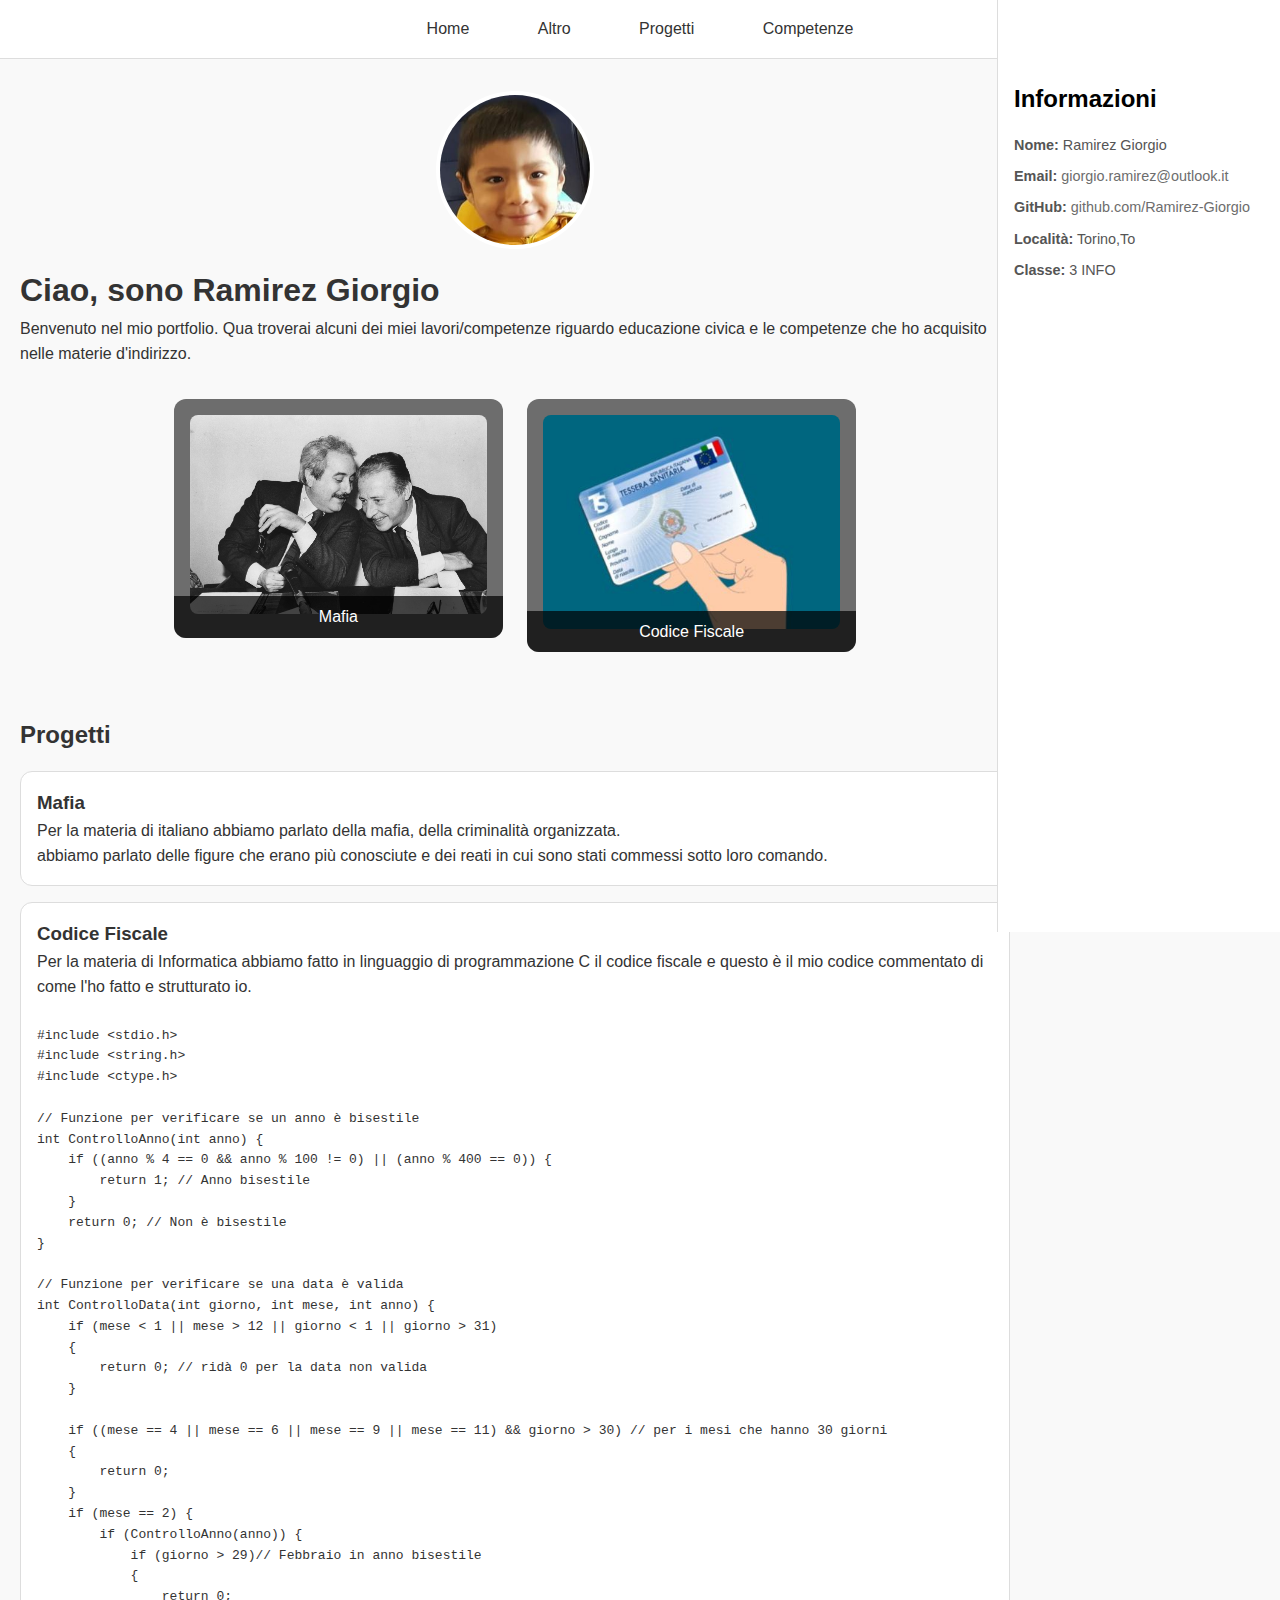
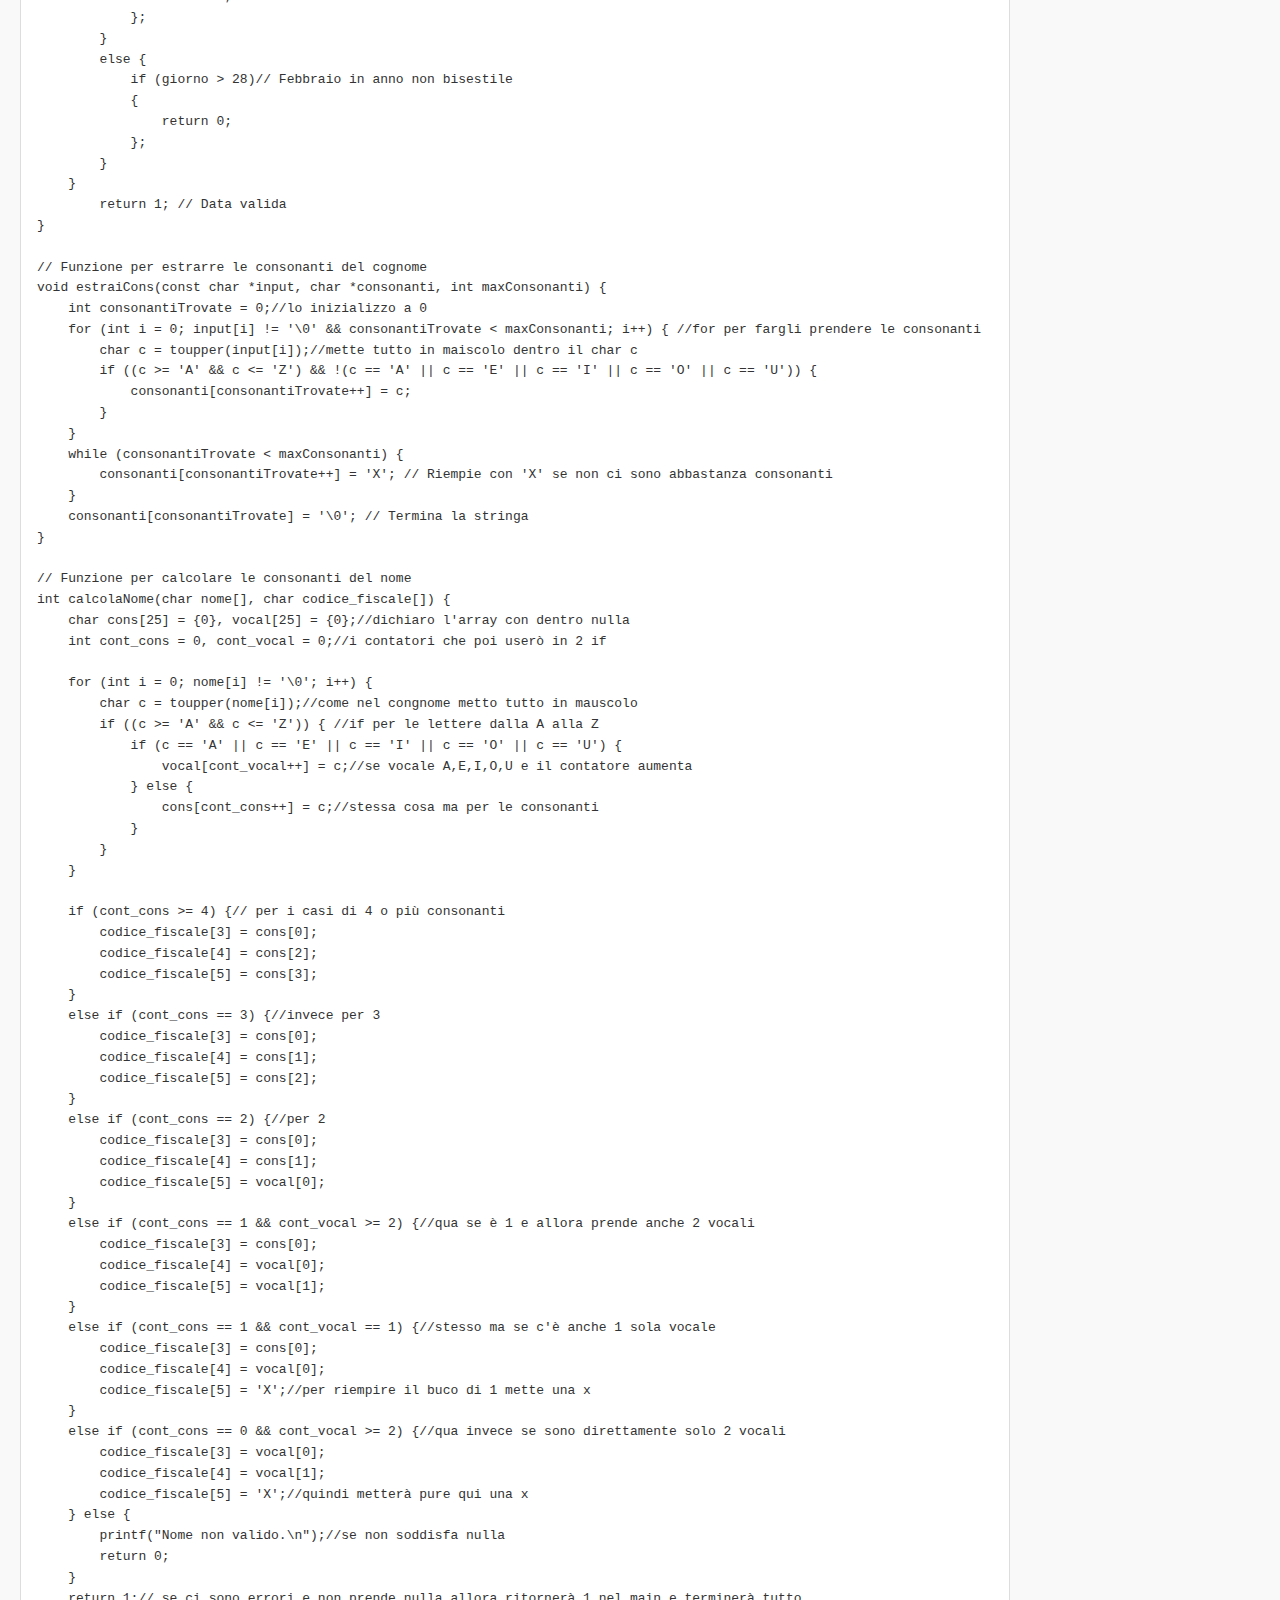
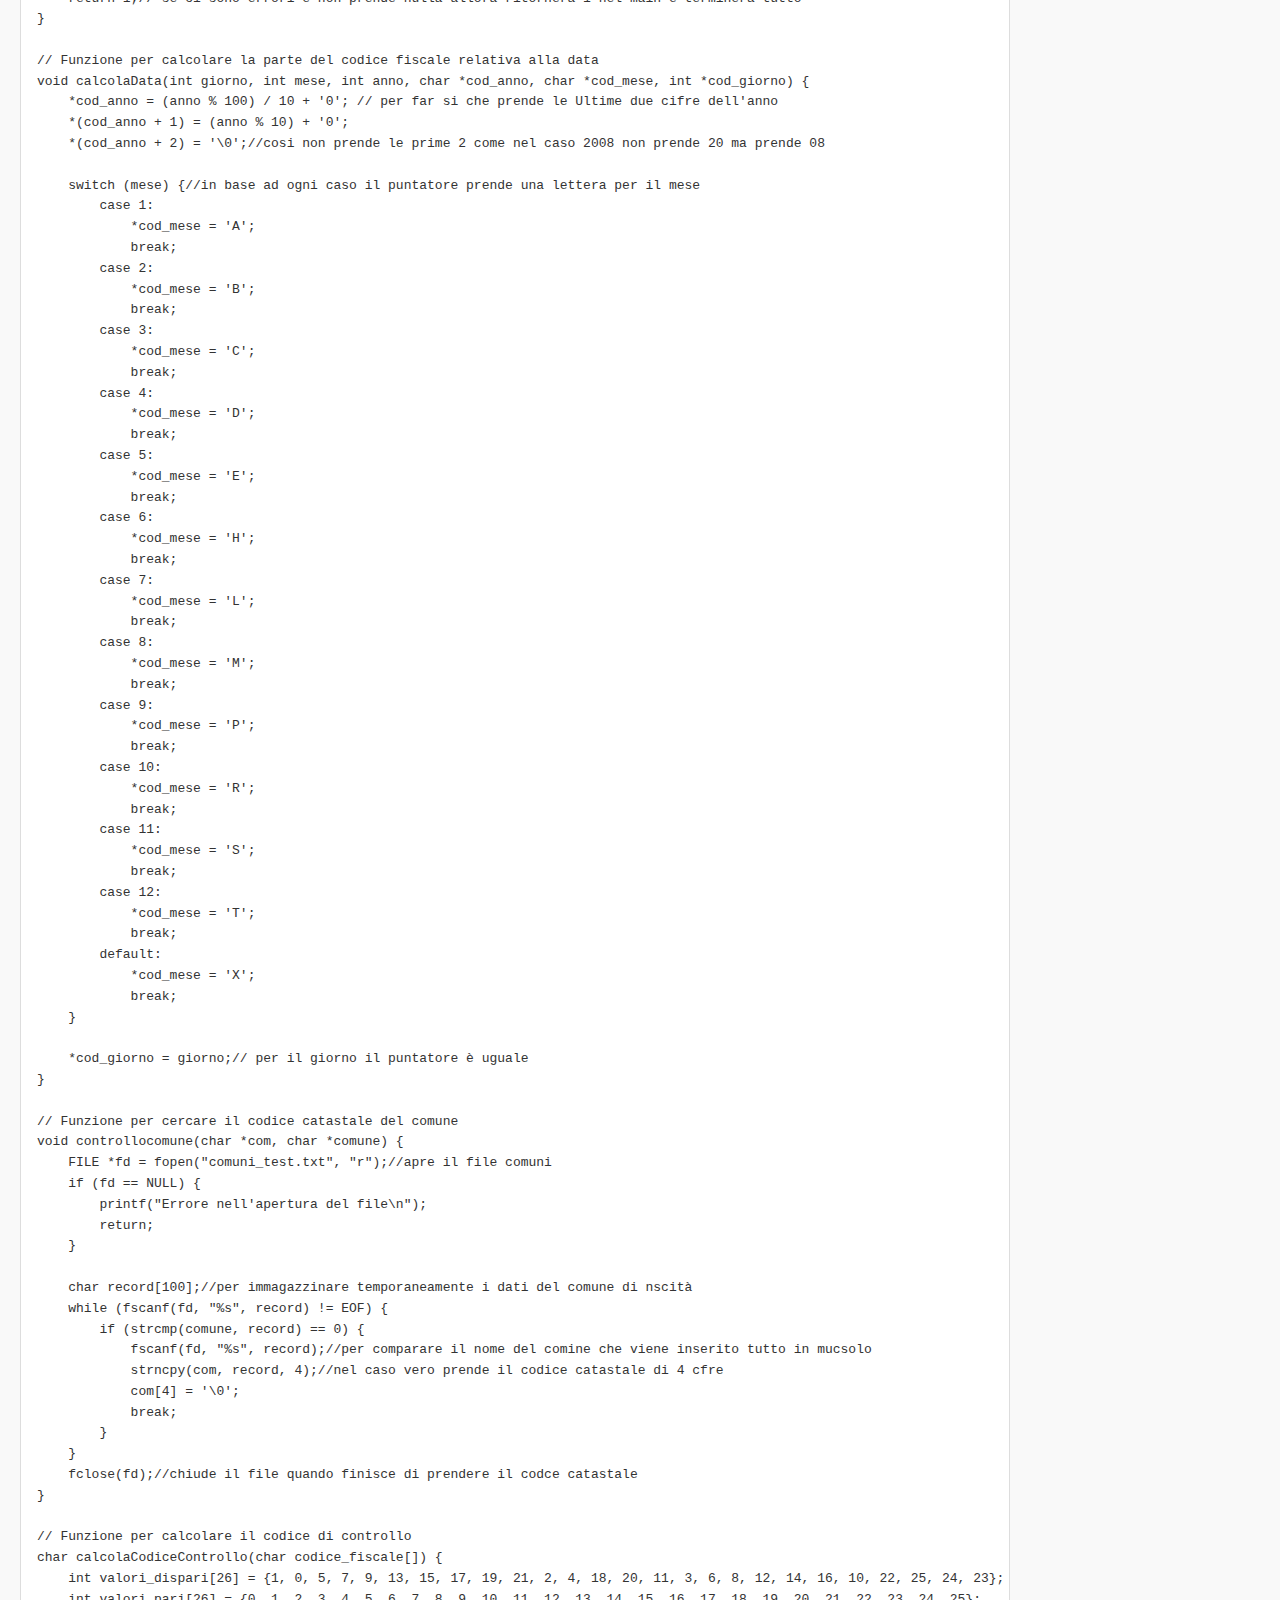
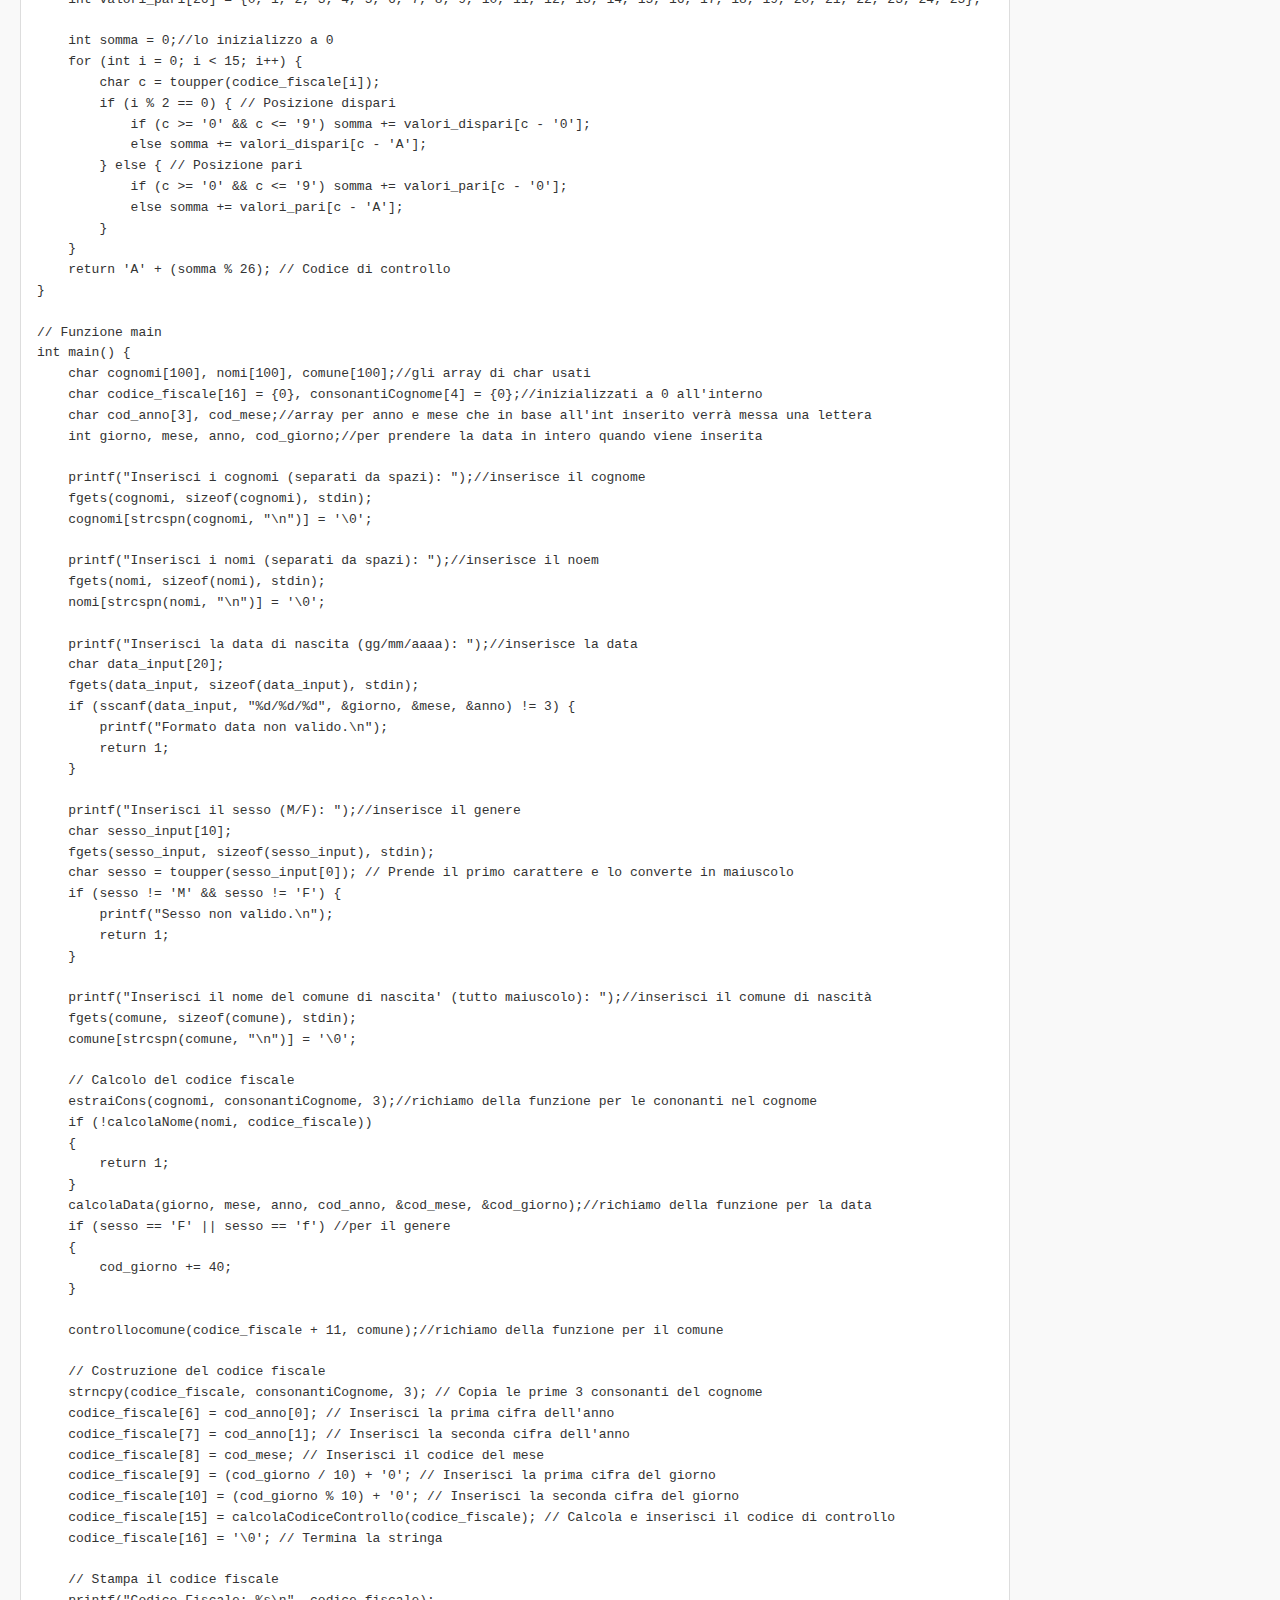
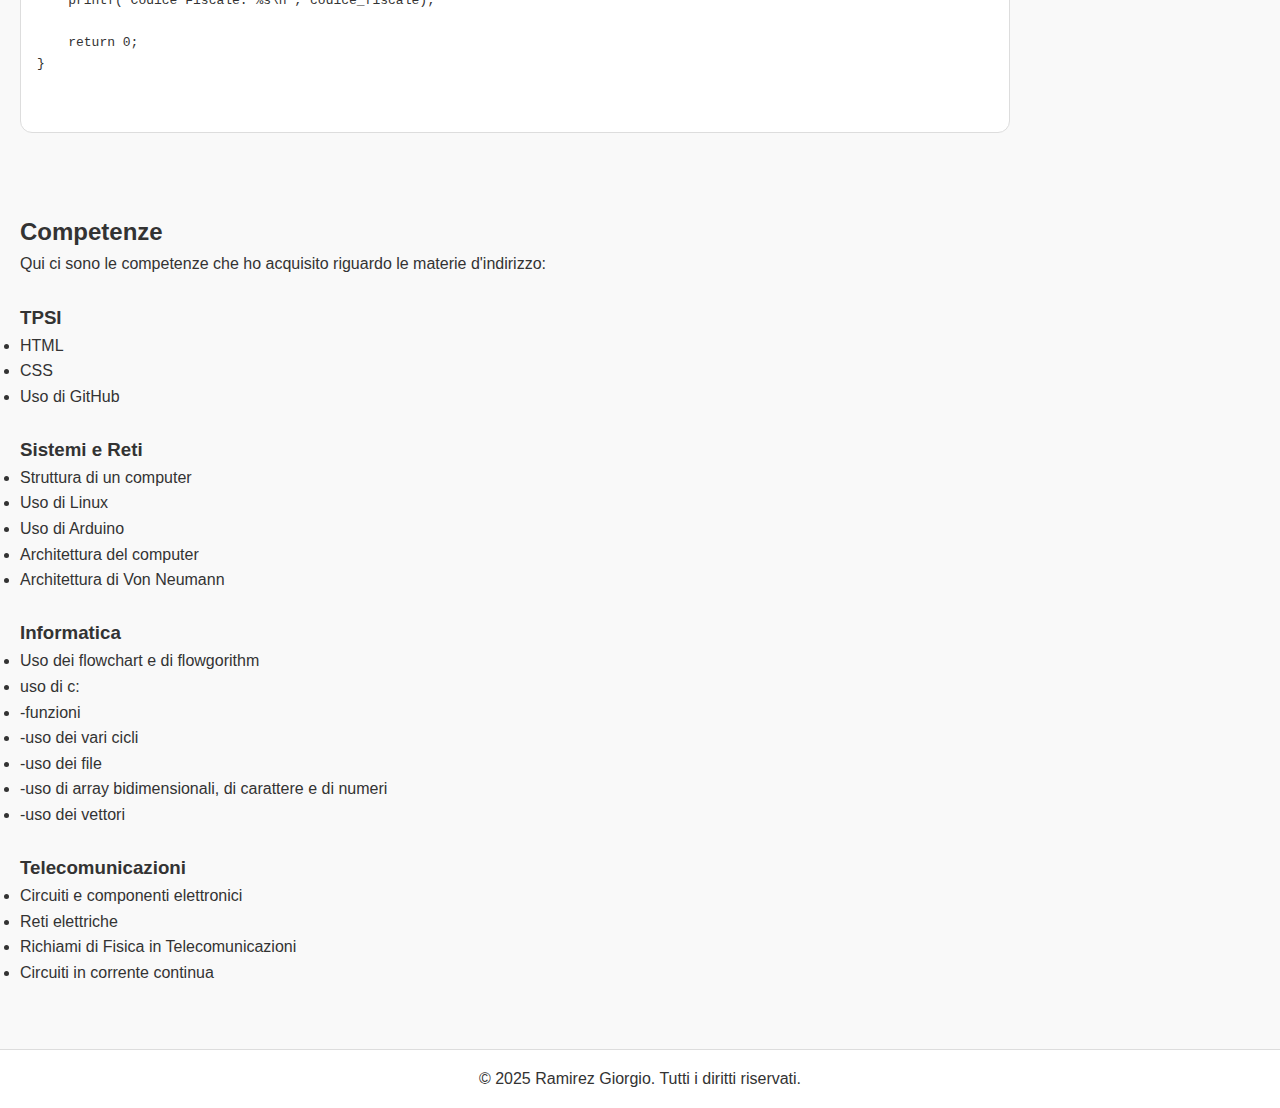
<file: index.html>
<!DOCTYPE html>
<html lang="it">
<head>
    <meta charset="UTF-8">
    <meta name="viewport" content="width=device-width, initial-scale=1.0">
    <title>Il Mio Portfolio-homepage</title>
    <link rel="stylesheet" href="style.css">
</head>
<body>
    <div class="navbar">
        <ul>
            <li><a href="#home">Home</a></li>
            <li class="dropdown">   
                <a href="#altro">Altro</a>
                <ul class="dropdown-content">
                    <li><a href="index.html">3 INFO</a></li>
                    <li><a href="pages/pagina_ittc2.html">2 ITT C</a></li>
                    <li><a href="pages/pagina_ittc1.html">1 ITT C</a></li>
                </ul>
            </li>
            <li class="dropdown">
                <a href="#progetti">Progetti</a>
                <ul class="dropdown-content">
                    <li><a href="#progetto1">Mafia</a></li>
                    <li><a href="#progetto2">Codice Fiscale</a></li>
                </ul>
            </li>
            <li><a href="#competenze">Competenze</a></li>
        </ul>
    </div>
    
    <div class="sidebar">
        <div class="sidebar-content">
            <h2>Informazioni</h2>
            <p><strong>Nome:</strong> Ramirez Giorgio</p>
            <p><strong>Email:</strong> <a href="mailto:giorgio.ramirez@outlook.it">giorgio.ramirez@outlook.it</a></p>
            <p><strong>GitHub:</strong> <a href="https://github.com/Ramirez-Giorgio" target="_blank">github.com/Ramirez-Giorgio</a></p>
            <p><strong>Località:</strong> Torino,To</p>
            <p><strong>Classe:</strong> 3 INFO</p>
        </div>
    </div>

    <div id="home" class="section">
        <div class="container">
            <div class="profile-box">
                <img src="images/pfp2.jpg" class="profile-image">
            </div>
            <h1>Ciao, sono Ramirez Giorgio</h1>
            <p>Benvenuto nel mio portfolio. Qua troverai alcuni dei miei lavori/competenze riguardo educazione civica e le competenze che ho acquisito nelle materie d'indirizzo.</p>
            <div class="teaser">
                <div class="teaser-item">
                    <img src="images/mafia.avif" alt="Mafia" class="teaser-image">
                    <div class="teaser-text">Mafia</div>
                </div>
                <div class="teaser-item">
                    <img src="images/codice-fiscale.jpg" alt="Codice Fiscale" class="teaser-image">
                    <div class="teaser-text">Codice Fiscale</div>
                </div>
            </div>
        </div>
    </div>

    <div id="progetti" class="section">
        <div class="container">
            <h2>Progetti</h2>
            <div id="progetto1" class="project">
                <h3>Mafia</h3>
                <p>Per la materia di italiano abbiamo parlato della mafia, della criminalità organizzata.<br>
                    abbiamo parlato delle figure che erano più conosciute e dei reati in cui sono stati commessi sotto loro comando.</p>
            </div>
            <div id="progetto2" class="project">
                <h3>Codice Fiscale</h3>
                <p>Per la materia di Informatica abbiamo fatto in linguaggio di programmazione C il codice fiscale e questo è il mio codice commentato di come l'ho fatto e strutturato io.</p>
                <br>
                <cod>
                    <pre>
#include &ltstdio.h&gt
#include &ltstring.h&gt
#include &ltctype.h&gt

// Funzione per verificare se un anno è bisestile
int ControlloAnno(int anno) {
    if ((anno % 4 == 0 && anno % 100 != 0) || (anno % 400 == 0)) {
        return 1; // Anno bisestile
    }
    return 0; // Non è bisestile
}

// Funzione per verificare se una data è valida
int ControlloData(int giorno, int mese, int anno) {
    if (mese &lt 1 || mese &gt 12 || giorno &lt 1 || giorno &gt 31)
    {
        return 0; // ridà 0 per la data non valida   
    }

    if ((mese == 4 || mese == 6 || mese == 9 || mese == 11) && giorno &gt 30) // per i mesi che hanno 30 giorni  
    {
        return 0;
    }
    if (mese == 2) {
        if (ControlloAnno(anno)) {
            if (giorno &gt 29)// Febbraio in anno bisestile
            {
                return 0;
            }; 
        } 
        else {
            if (giorno &gt 28)// Febbraio in anno non bisestile 
            {
                return 0;
            };
        }
    }
        return 1; // Data valida
}

// Funzione per estrarre le consonanti del cognome
void estraiCons(const char *input, char *consonanti, int maxConsonanti) {
    int consonantiTrovate = 0;//lo inizializzo a 0
    for (int i = 0; input[i] != '\0' && consonantiTrovate &lt maxConsonanti; i++) { //for per fargli prendere le consonanti
        char c = toupper(input[i]);//mette tutto in maiscolo dentro il char c 
        if ((c &gt= 'A' && c &lt= 'Z') && !(c == 'A' || c == 'E' || c == 'I' || c == 'O' || c == 'U')) {
            consonanti[consonantiTrovate++] = c;
        }
    }
    while (consonantiTrovate &lt maxConsonanti) {
        consonanti[consonantiTrovate++] = 'X'; // Riempie con 'X' se non ci sono abbastanza consonanti
    }
    consonanti[consonantiTrovate] = '\0'; // Termina la stringa
}

// Funzione per calcolare le consonanti del nome
int calcolaNome(char nome[], char codice_fiscale[]) {
    char cons[25] = {0}, vocal[25] = {0};//dichiaro l'array con dentro nulla
    int cont_cons = 0, cont_vocal = 0;//i contatori che poi userò in 2 if

    for (int i = 0; nome[i] != '\0'; i++) {
        char c = toupper(nome[i]);//come nel congnome metto tutto in mauscolo
        if ((c &gt= 'A' && c &lt= 'Z')) { //if per le lettere dalla A alla Z
            if (c == 'A' || c == 'E' || c == 'I' || c == 'O' || c == 'U') {
                vocal[cont_vocal++] = c;//se vocale A,E,I,O,U e il contatore aumenta
            } else {
                cons[cont_cons++] = c;//stessa cosa ma per le consonanti
            }
        }
    }

    if (cont_cons &gt= 4) {// per i casi di 4 o più consonanti
        codice_fiscale[3] = cons[0];
        codice_fiscale[4] = cons[2];
        codice_fiscale[5] = cons[3];
    } 
    else if (cont_cons == 3) {//invece per 3
        codice_fiscale[3] = cons[0];
        codice_fiscale[4] = cons[1];
        codice_fiscale[5] = cons[2];
    } 
    else if (cont_cons == 2) {//per 2
        codice_fiscale[3] = cons[0];
        codice_fiscale[4] = cons[1];
        codice_fiscale[5] = vocal[0];
    } 
    else if (cont_cons == 1 && cont_vocal &gt= 2) {//qua se è 1 e allora prende anche 2 vocali
        codice_fiscale[3] = cons[0];
        codice_fiscale[4] = vocal[0];
        codice_fiscale[5] = vocal[1];
    } 
    else if (cont_cons == 1 && cont_vocal == 1) {//stesso ma se c'è anche 1 sola vocale
        codice_fiscale[3] = cons[0];
        codice_fiscale[4] = vocal[0];
        codice_fiscale[5] = 'X';//per riempire il buco di 1 mette una x
    } 
    else if (cont_cons == 0 && cont_vocal &gt= 2) {//qua invece se sono direttamente solo 2 vocali
        codice_fiscale[3] = vocal[0];
        codice_fiscale[4] = vocal[1];
        codice_fiscale[5] = 'X';//quindi metterà pure qui una x
    } else {
        printf("Nome non valido.\n");//se non soddisfa nulla
        return 0;
    }
    return 1;// se ci sono errori e non prende nulla allora ritornerà 1 nel main e terminerà tutto
}

// Funzione per calcolare la parte del codice fiscale relativa alla data
void calcolaData(int giorno, int mese, int anno, char *cod_anno, char *cod_mese, int *cod_giorno) {
    *cod_anno = (anno % 100) / 10 + '0'; // per far si che prende le Ultime due cifre dell'anno
    *(cod_anno + 1) = (anno % 10) + '0';
    *(cod_anno + 2) = '\0';//cosi non prende le prime 2 come nel caso 2008 non prende 20 ma prende 08

    switch (mese) {//in base ad ogni caso il puntatore prende una lettera per il mese
        case 1: 
            *cod_mese = 'A'; 
            break;
        case 2:
            *cod_mese = 'B'; 
            break;
        case 3:
            *cod_mese = 'C'; 
            break;
        case 4: 
            *cod_mese = 'D'; 
            break;
        case 5: 
            *cod_mese = 'E'; 
            break;
        case 6: 
            *cod_mese = 'H'; 
            break;
        case 7: 
            *cod_mese = 'L'; 
            break;
        case 8: 
            *cod_mese = 'M'; 
            break;
        case 9: 
            *cod_mese = 'P'; 
            break;
        case 10: 
            *cod_mese = 'R'; 
            break;
        case 11: 
            *cod_mese = 'S'; 
            break;
        case 12: 
            *cod_mese = 'T'; 
            break;
        default: 
            *cod_mese = 'X'; 
            break;
    }

    *cod_giorno = giorno;// per il giorno il puntatore è uguale 
}

// Funzione per cercare il codice catastale del comune
void controllocomune(char *com, char *comune) {
    FILE *fd = fopen("comuni_test.txt", "r");//apre il file comuni
    if (fd == NULL) {
        printf("Errore nell'apertura del file\n");
        return;
    }

    char record[100];//per immagazzinare temporaneamente i dati del comune di nscità
    while (fscanf(fd, "%s", record) != EOF) {
        if (strcmp(comune, record) == 0) {
            fscanf(fd, "%s", record);//per comparare il nome del comine che viene inserito tutto in mucsolo
            strncpy(com, record, 4);//nel caso vero prende il codice catastale di 4 cfre
            com[4] = '\0';
            break;
        }
    }
    fclose(fd);//chiude il file quando finisce di prendere il codce catastale
}

// Funzione per calcolare il codice di controllo
char calcolaCodiceControllo(char codice_fiscale[]) {
    int valori_dispari[26] = {1, 0, 5, 7, 9, 13, 15, 17, 19, 21, 2, 4, 18, 20, 11, 3, 6, 8, 12, 14, 16, 10, 22, 25, 24, 23};
    int valori_pari[26] = {0, 1, 2, 3, 4, 5, 6, 7, 8, 9, 10, 11, 12, 13, 14, 15, 16, 17, 18, 19, 20, 21, 22, 23, 24, 25};

    int somma = 0;//lo inizializzo a 0
    for (int i = 0; i &lt 15; i++) {
        char c = toupper(codice_fiscale[i]);
        if (i % 2 == 0) { // Posizione dispari
            if (c &gt= '0' && c &lt= '9') somma += valori_dispari[c - '0'];
            else somma += valori_dispari[c - 'A'];
        } else { // Posizione pari
            if (c &gt= '0' && c &lt= '9') somma += valori_pari[c - '0'];
            else somma += valori_pari[c - 'A'];
        }
    }
    return 'A' + (somma % 26); // Codice di controllo
}

// Funzione main
int main() {
    char cognomi[100], nomi[100], comune[100];//gli array di char usati
    char codice_fiscale[16] = {0}, consonantiCognome[4] = {0};//inizializzati a 0 all'interno
    char cod_anno[3], cod_mese;//array per anno e mese che in base all'int inserito verrà messa una lettera
    int giorno, mese, anno, cod_giorno;//per prendere la data in intero quando viene inserita

    printf("Inserisci i cognomi (separati da spazi): ");//inserisce il cognome
    fgets(cognomi, sizeof(cognomi), stdin);
    cognomi[strcspn(cognomi, "\n")] = '\0';

    printf("Inserisci i nomi (separati da spazi): ");//inserisce il noem
    fgets(nomi, sizeof(nomi), stdin);
    nomi[strcspn(nomi, "\n")] = '\0';

    printf("Inserisci la data di nascita (gg/mm/aaaa): ");//inserisce la data 
    char data_input[20];
    fgets(data_input, sizeof(data_input), stdin);
    if (sscanf(data_input, "%d/%d/%d", &giorno, &mese, &anno) != 3) {
        printf("Formato data non valido.\n");
        return 1;
    }

    printf("Inserisci il sesso (M/F): ");//inserisce il genere
    char sesso_input[10];
    fgets(sesso_input, sizeof(sesso_input), stdin);
    char sesso = toupper(sesso_input[0]); // Prende il primo carattere e lo converte in maiuscolo
    if (sesso != 'M' && sesso != 'F') {
        printf("Sesso non valido.\n");
        return 1;
    }

    printf("Inserisci il nome del comune di nascita' (tutto maiuscolo): ");//inserisci il comune di nascità
    fgets(comune, sizeof(comune), stdin);
    comune[strcspn(comune, "\n")] = '\0';

    // Calcolo del codice fiscale
    estraiCons(cognomi, consonantiCognome, 3);//richiamo della funzione per le cononanti nel cognome
    if (!calcolaNome(nomi, codice_fiscale))
    {
        return 1;
    }
    calcolaData(giorno, mese, anno, cod_anno, &cod_mese, &cod_giorno);//richiamo della funzione per la data
    if (sesso == 'F' || sesso == 'f') //per il genere
    {
        cod_giorno += 40;
    }

    controllocomune(codice_fiscale + 11, comune);//richiamo della funzione per il comune 

    // Costruzione del codice fiscale
    strncpy(codice_fiscale, consonantiCognome, 3); // Copia le prime 3 consonanti del cognome
    codice_fiscale[6] = cod_anno[0]; // Inserisci la prima cifra dell'anno
    codice_fiscale[7] = cod_anno[1]; // Inserisci la seconda cifra dell'anno
    codice_fiscale[8] = cod_mese; // Inserisci il codice del mese
    codice_fiscale[9] = (cod_giorno / 10) + '0'; // Inserisci la prima cifra del giorno
    codice_fiscale[10] = (cod_giorno % 10) + '0'; // Inserisci la seconda cifra del giorno
    codice_fiscale[15] = calcolaCodiceControllo(codice_fiscale); // Calcola e inserisci il codice di controllo
    codice_fiscale[16] = '\0'; // Termina la stringa

    // Stampa il codice fiscale
    printf("Codice Fiscale: %s\n", codice_fiscale);

    return 0;
}
                        
                    </pre>
                </cod>
            </div>
        </div>
    </div>

    <div id="competenze" class="section">
        <div class="container">
            <h2>Competenze</h2>
            <p>Qui ci sono le competenze che ho acquisito riguardo le materie d'indirizzo:</p>
            <br>
            <h3>TPSI</h3>
            <ul>
                <li>HTML</li>
                <li>CSS</li>
                <li>Uso di GitHub</li>
            </ul>
            <br>
            <h3>Sistemi e Reti</h3>
            <ul>
                <li>Struttura di un computer</li>
                <li>Uso di Linux</li>
                <li>Uso di Arduino</li>
                <li>Architettura del computer</li>
                <li>Architettura di Von Neumann</li>
            </ul>
            <br>
            <h3>Informatica</h3>
            <ul>
                <li>Uso dei flowchart e di flowgorithm</li>
                <li>uso di c:</li>
                <li>-funzioni</li>
                <li>-uso dei vari cicli</li>
                <li>-uso dei file</li>
                <li>-uso di array bidimensionali, di carattere e di numeri</li>
                <li>-uso dei vettori</li>
            </ul>
            <br>
            <h3>Telecomunicazioni</h3>
            <ul>
                <li>Circuiti e componenti elettronici</li>
                <li>Reti elettriche</li>
                <li>Richiami di Fisica in Telecomunicazioni</li>
                <li>Circuiti in corrente continua</li>
            </ul>
        </div>
    </div>

    <footer>
        <p>&copy; 2025 Ramirez Giorgio. Tutti i diritti riservati.</p>
    </footer>
</body>
</html>
</file>
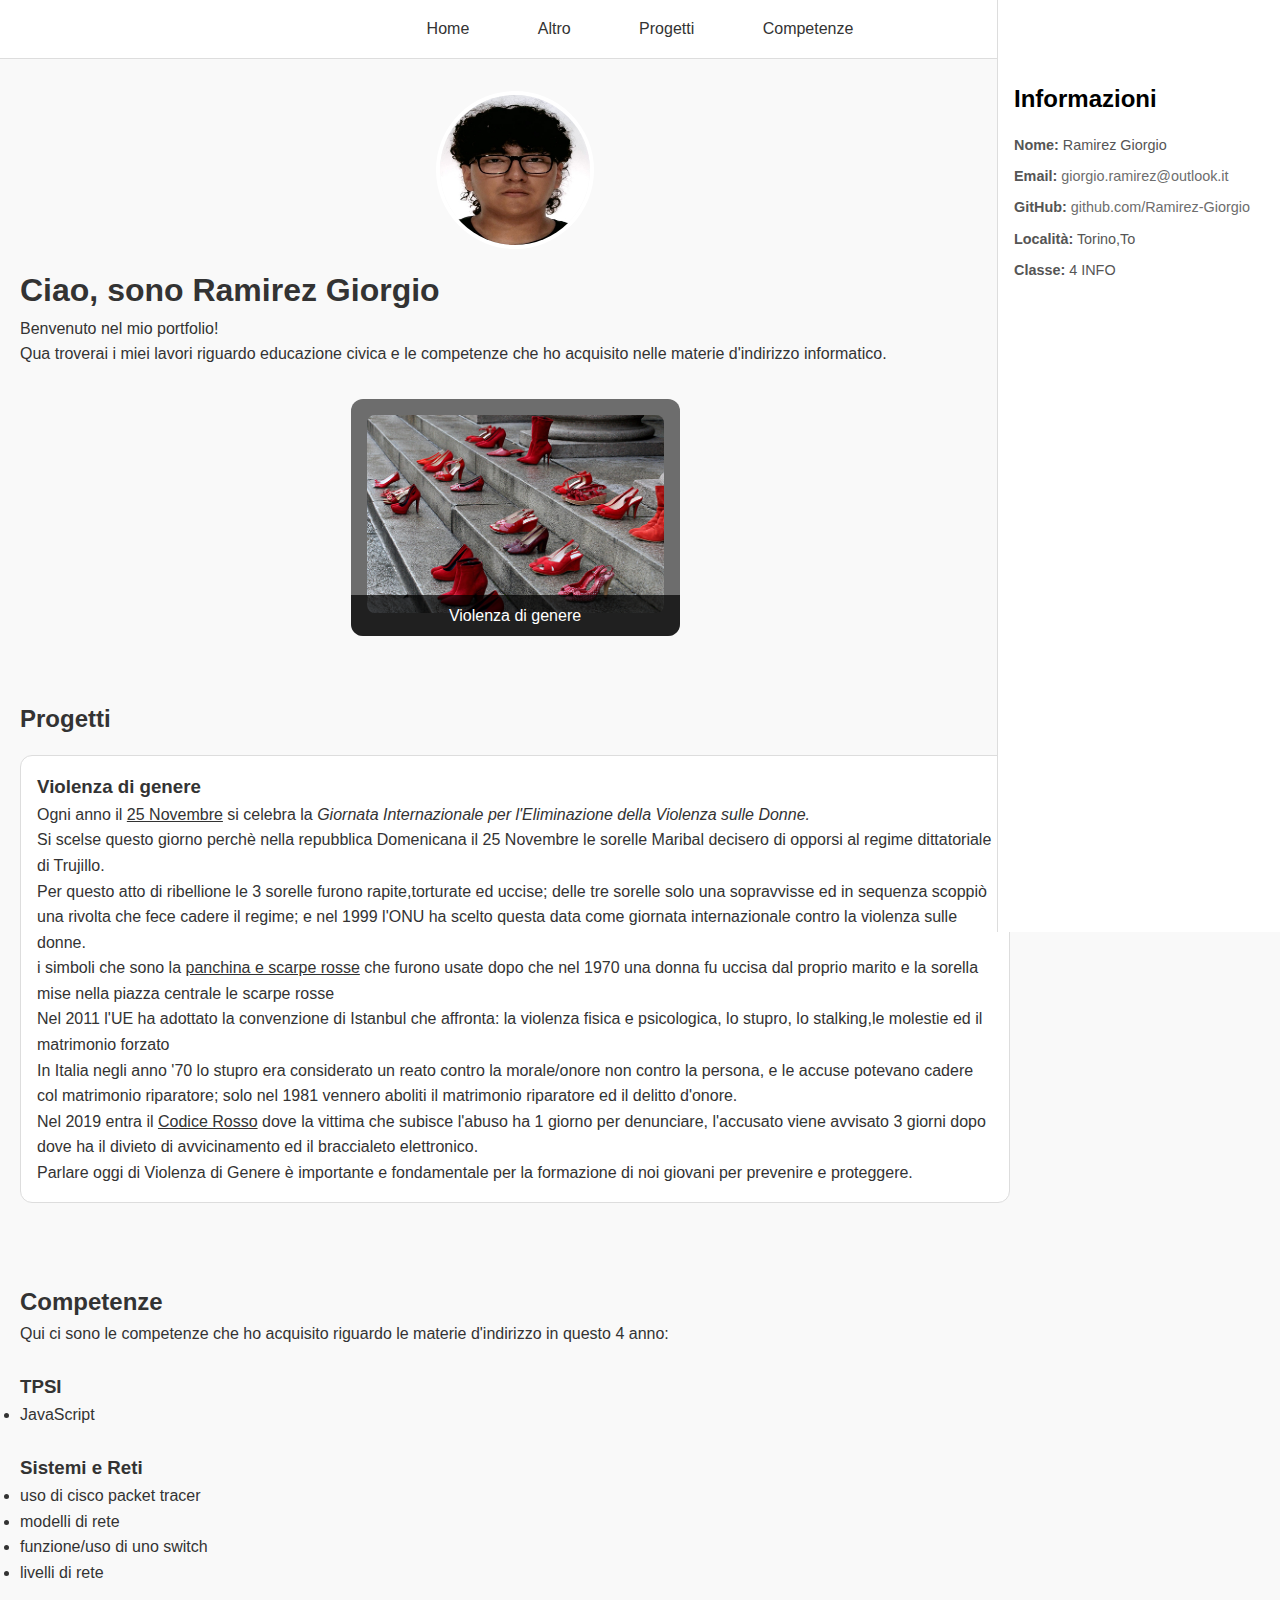
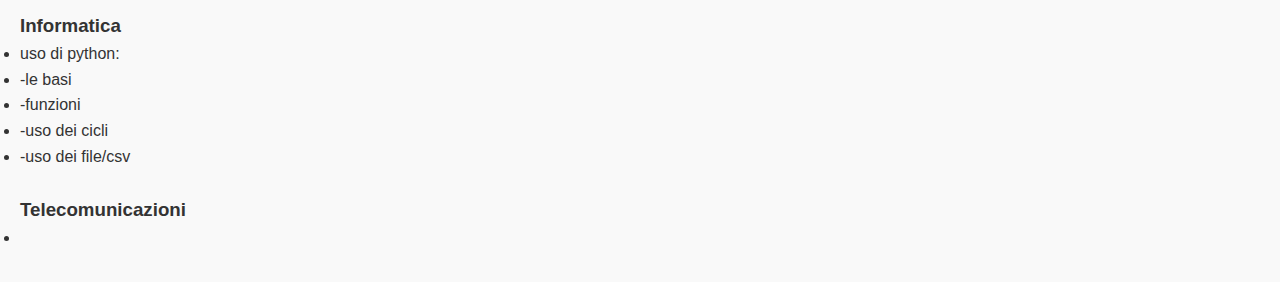
<file: old_portfolio.html>
<!DOCTYPE html>
<html lang="it">
<head>
    <meta charset="UTF-8">
    <meta name="viewport" content="width=device-width, initial-scale=1.0">
    <title>Il Mio Portfolio-homepage</title>
    <link rel="stylesheet" href="style.css">
</head>
<body>
    <div class="navbar">
        <ul>
            <li><a href="#home">Home</a></li>
            <li class="dropdown">   
                <a href="#altro">Altro</a>
                <ul class="dropdown-content">
                    <li><a href="pages/3info.html">3 INFO</a></li>
                    <li><a href="index.html">4 INFO</a></li>
                </ul>
            </li>
            <li class="dropdown">
                <a href="#progetti">Progetti</a>
                <ul class="dropdown-content">
                    <li><a href="#progetto1">violenza di genere</a></li>
                </ul>
            </li>
            <li><a href="#competenze">Competenze</a></li>
        </ul>
    </div>
    
    <div class="sidebar">
        <div class="sidebar-content">
            <h2>Informazioni</h2>
            <p><strong>Nome:</strong> Ramirez Giorgio</p>
            <p><strong>Email:</strong> <a href="mailto:giorgio.ramirez@outlook.it">giorgio.ramirez@outlook.it</a></p>
            <p><strong>GitHub:</strong> <a href="https://github.com/Ramirez-Giorgio" target="_blank">github.com/Ramirez-Giorgio</a></p>
            <p><strong>Località:</strong> Torino,To</p>
            <p><strong>Classe:</strong> 4 INFO</p>
        </div>
    </div>

    <div id="home" class="section">
        <div class="container">
            <div class="profile-box">
                <img src="images/IMG_4801.JPG" class="profile-image">
            </div>
            <h1>Ciao, sono Ramirez Giorgio</h1>
            <p>Benvenuto nel mio portfolio!<br> Qua troverai i miei lavori riguardo educazione civica e le competenze che ho acquisito nelle materie d'indirizzo informatico.</p>
                <div class="teaser">
                    <div class="teaser-item">
                        <img src="images/25-11_violenzagenere.jpg" alt="violenzadigenere" class="teaser-image">
                        <div class="teaser-text">Violenza di genere</div>
                    </div>
                </div>
        </div>
    </div>

    <div id="progetti" class="section">
        <div class="container">
            <h2>Progetti</h2>
            <div id="progetto1" class="project">
                <h3>Violenza di genere</h3>
                <p>
                    Ogni anno il <u>25 Novembre</u> si celebra la <i>Giornata Internazionale per l'Eliminazione della Violenza sulle Donne.</i><br>
                    Si scelse questo giorno perchè nella repubblica Domenicana il 25 Novembre le sorelle Maribal decisero di opporsi al regime dittatoriale di Trujillo.<br>
                    Per questo atto di ribellione le 3 sorelle furono rapite,torturate ed uccise; delle tre sorelle solo una sopravvisse ed in sequenza scoppiò una rivolta che fece cadere il regime;
                    e nel 1999 l'ONU ha scelto questa data come giornata internazionale contro la violenza sulle donne.<br>
                    i simboli che sono la <u>panchina e scarpe rosse</u> che furono usate dopo che nel 1970 una donna fu uccisa dal proprio marito e la sorella mise nella piazza centrale le scarpe rosse<br>
                    Nel 2011 l'UE ha adottato la convenzione di Istanbul che affronta: la violenza fisica e psicologica, lo stupro, lo stalking,le molestie ed il matrimonio forzato<br>
                    In Italia negli anno '70 lo stupro era considerato un reato contro la morale/onore non contro la persona, e le accuse potevano cadere col matrimonio riparatore; solo nel 1981 vennero aboliti il matrimonio riparatore ed il delitto d'onore.<br>
                    Nel 2019 entra il <u>Codice Rosso</u> dove la vittima che subisce l'abuso ha 1 giorno per denunciare, l'accusato viene avvisato 3 giorni dopo dove ha il divieto di avvicinamento ed il braccialeto elettronico.<br>
                    Parlare oggi di Violenza di Genere è importante e fondamentale per la formazione di noi giovani per prevenire e proteggere.
                </p>
            </div>
        </div>
    </div>

    <div id="competenze" class="section">
        <div class="container">
            <h2>Competenze</h2>
            <p>Qui ci sono le competenze che ho acquisito riguardo le materie d'indirizzo in questo 4 anno:</p>
            <br>
            <h3>TPSI</h3>
            <ul>
                <li>JavaScript</li>
            </ul>
            <br>
            <h3>Sistemi e Reti</h3>
            <ul>
                <li>uso di cisco packet tracer</li>
                <li>modelli di rete</li>
                <li>funzione/uso di uno switch</li>
                <li>livelli di rete</li>
            </ul>
            <br>
            <h3>Informatica</h3>
            <ul>
                <li>uso di python:</li>
                <li>-le basi</li>
                <li>-funzioni</li>
                <li>-uso dei cicli</li>
                <li>-uso dei file/csv</li>
            </ul>
            <br>
            <h3>Telecomunicazioni</h3>
            <ul>
                <li></li>
            </ul>
        </div>
    </div>

</body>
</html>
</file>
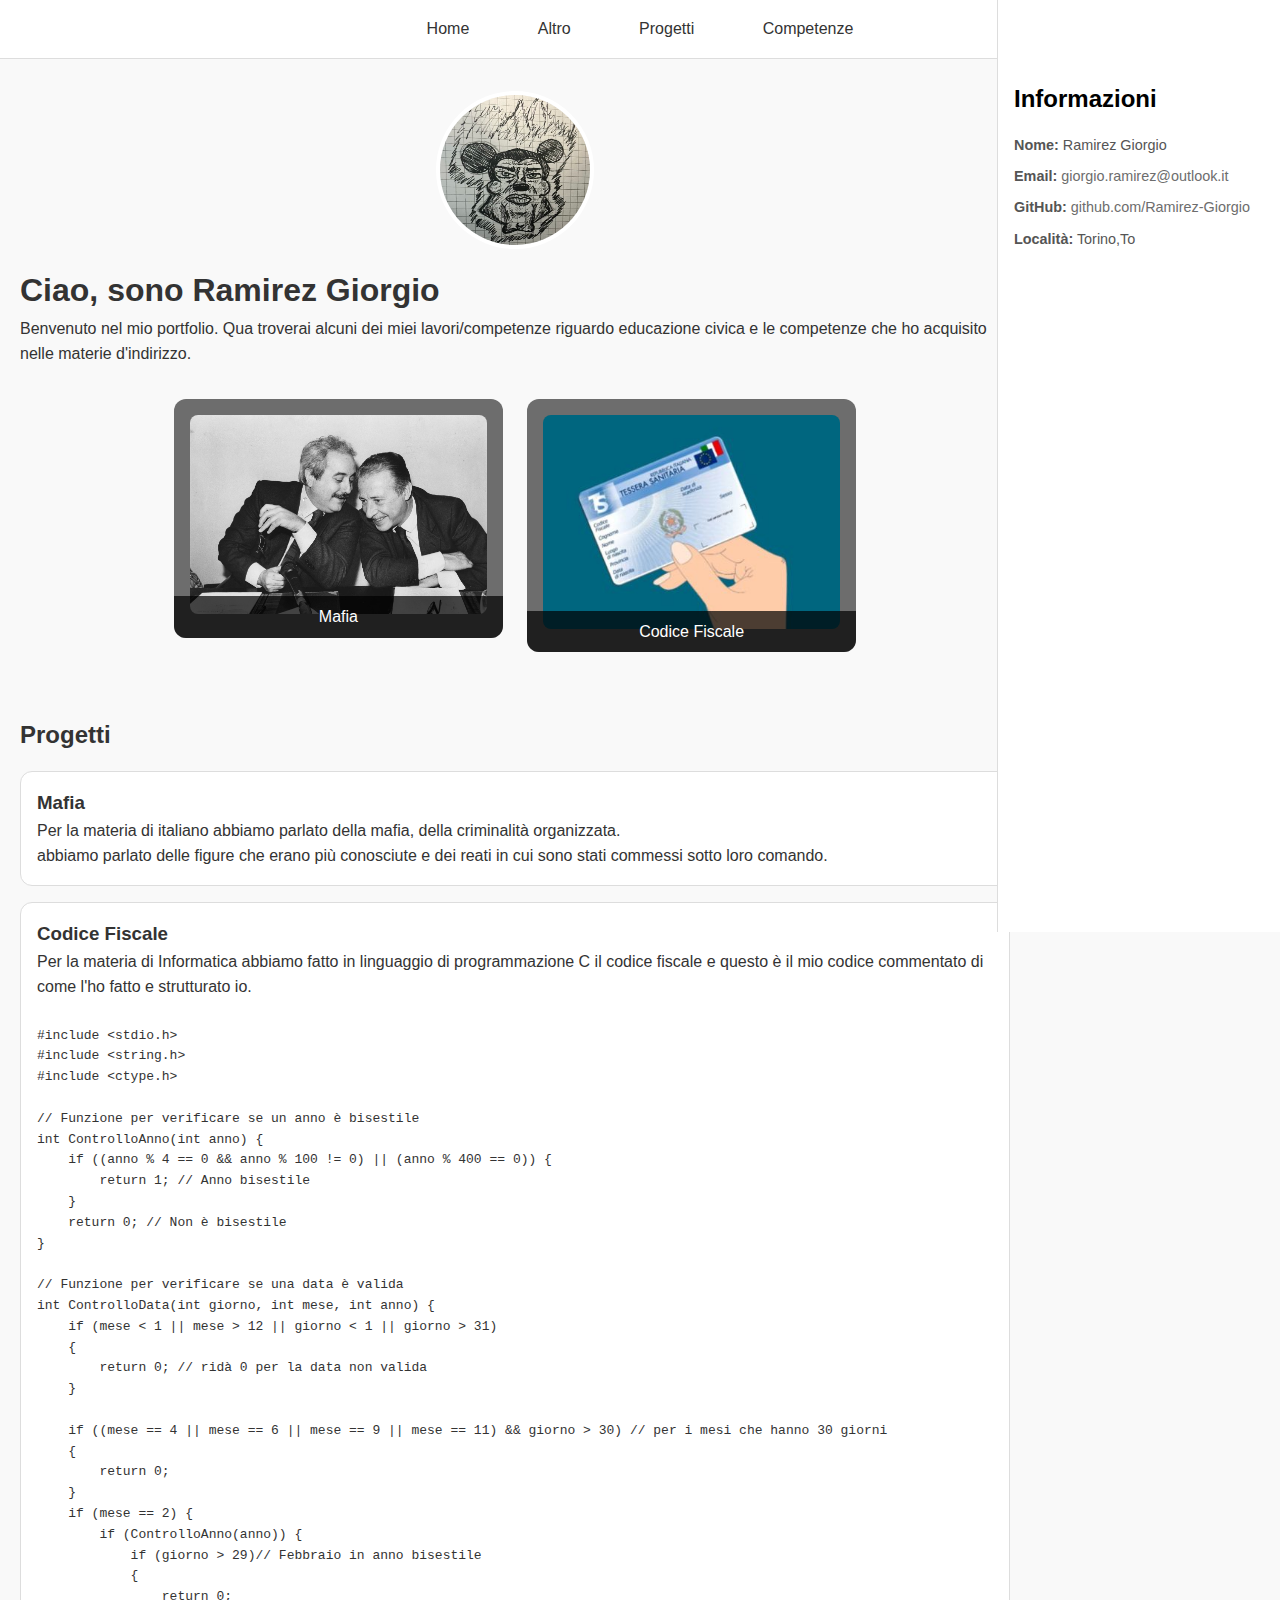
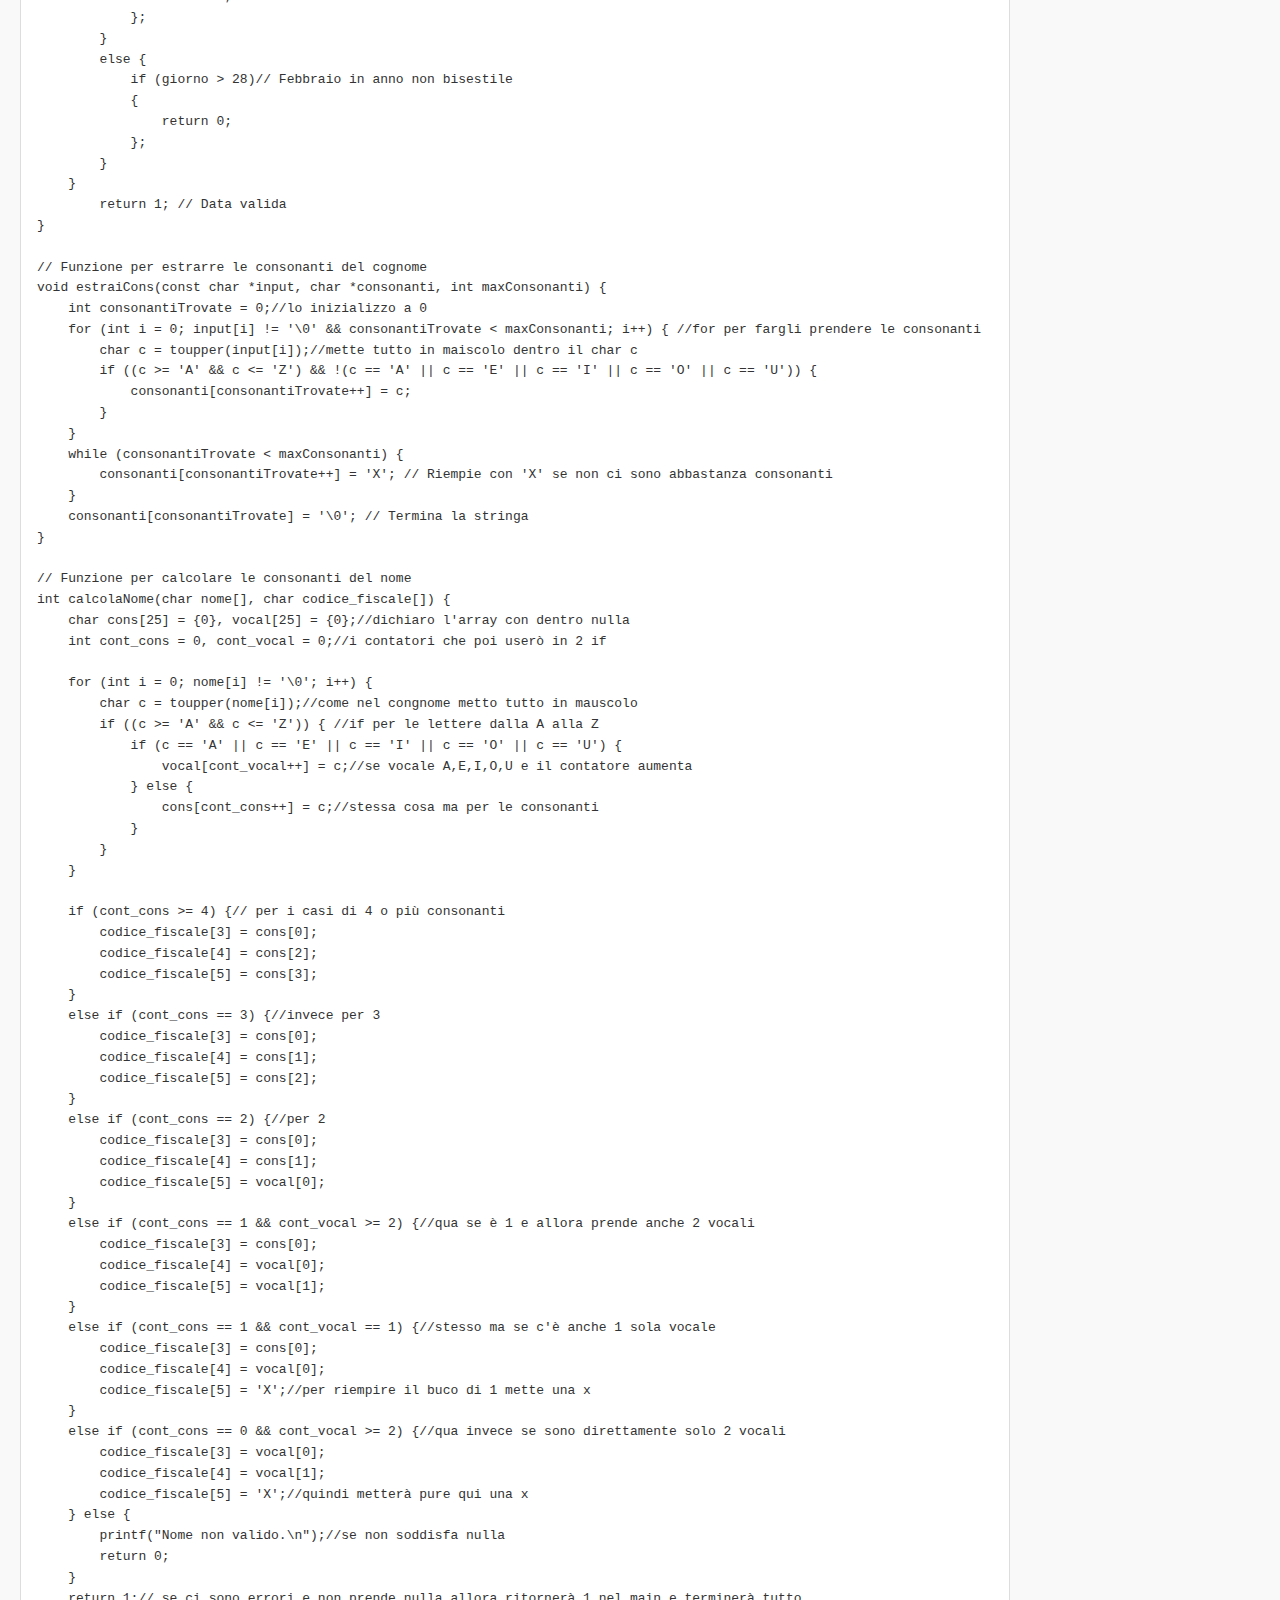
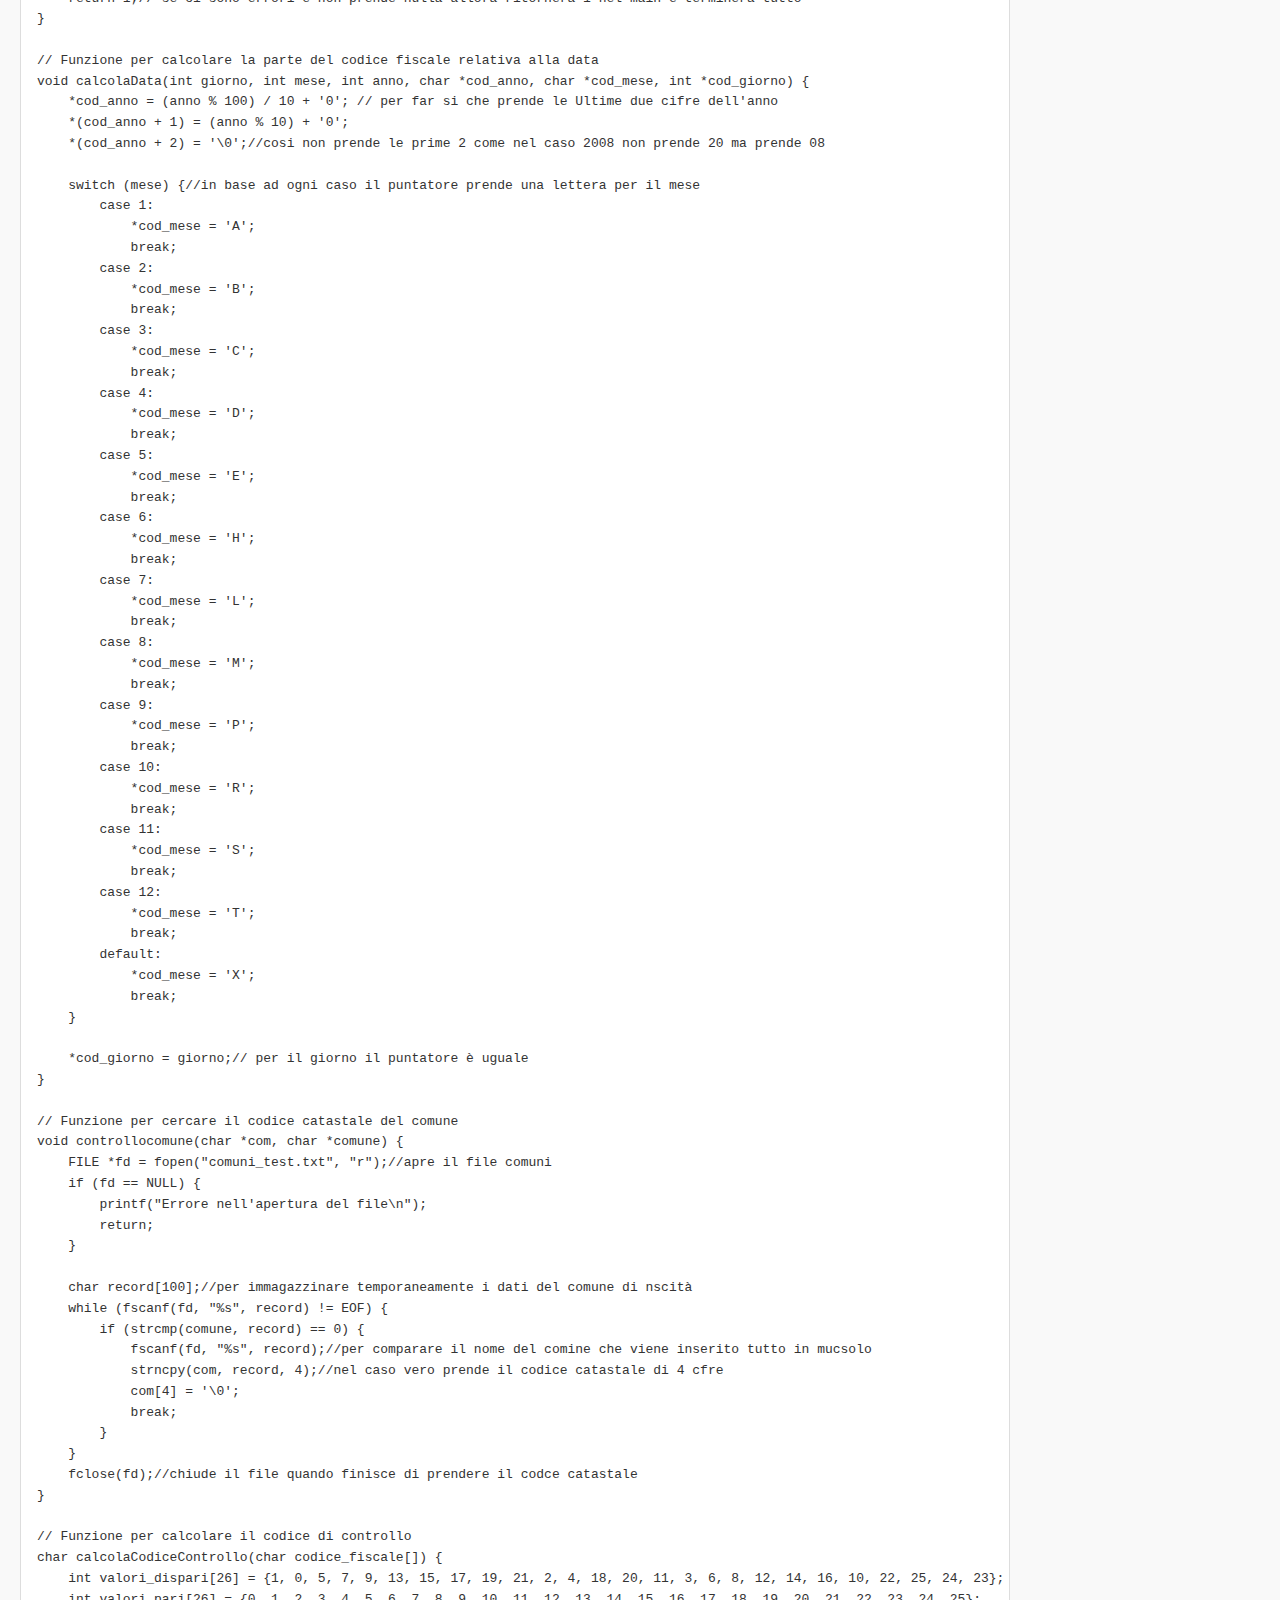
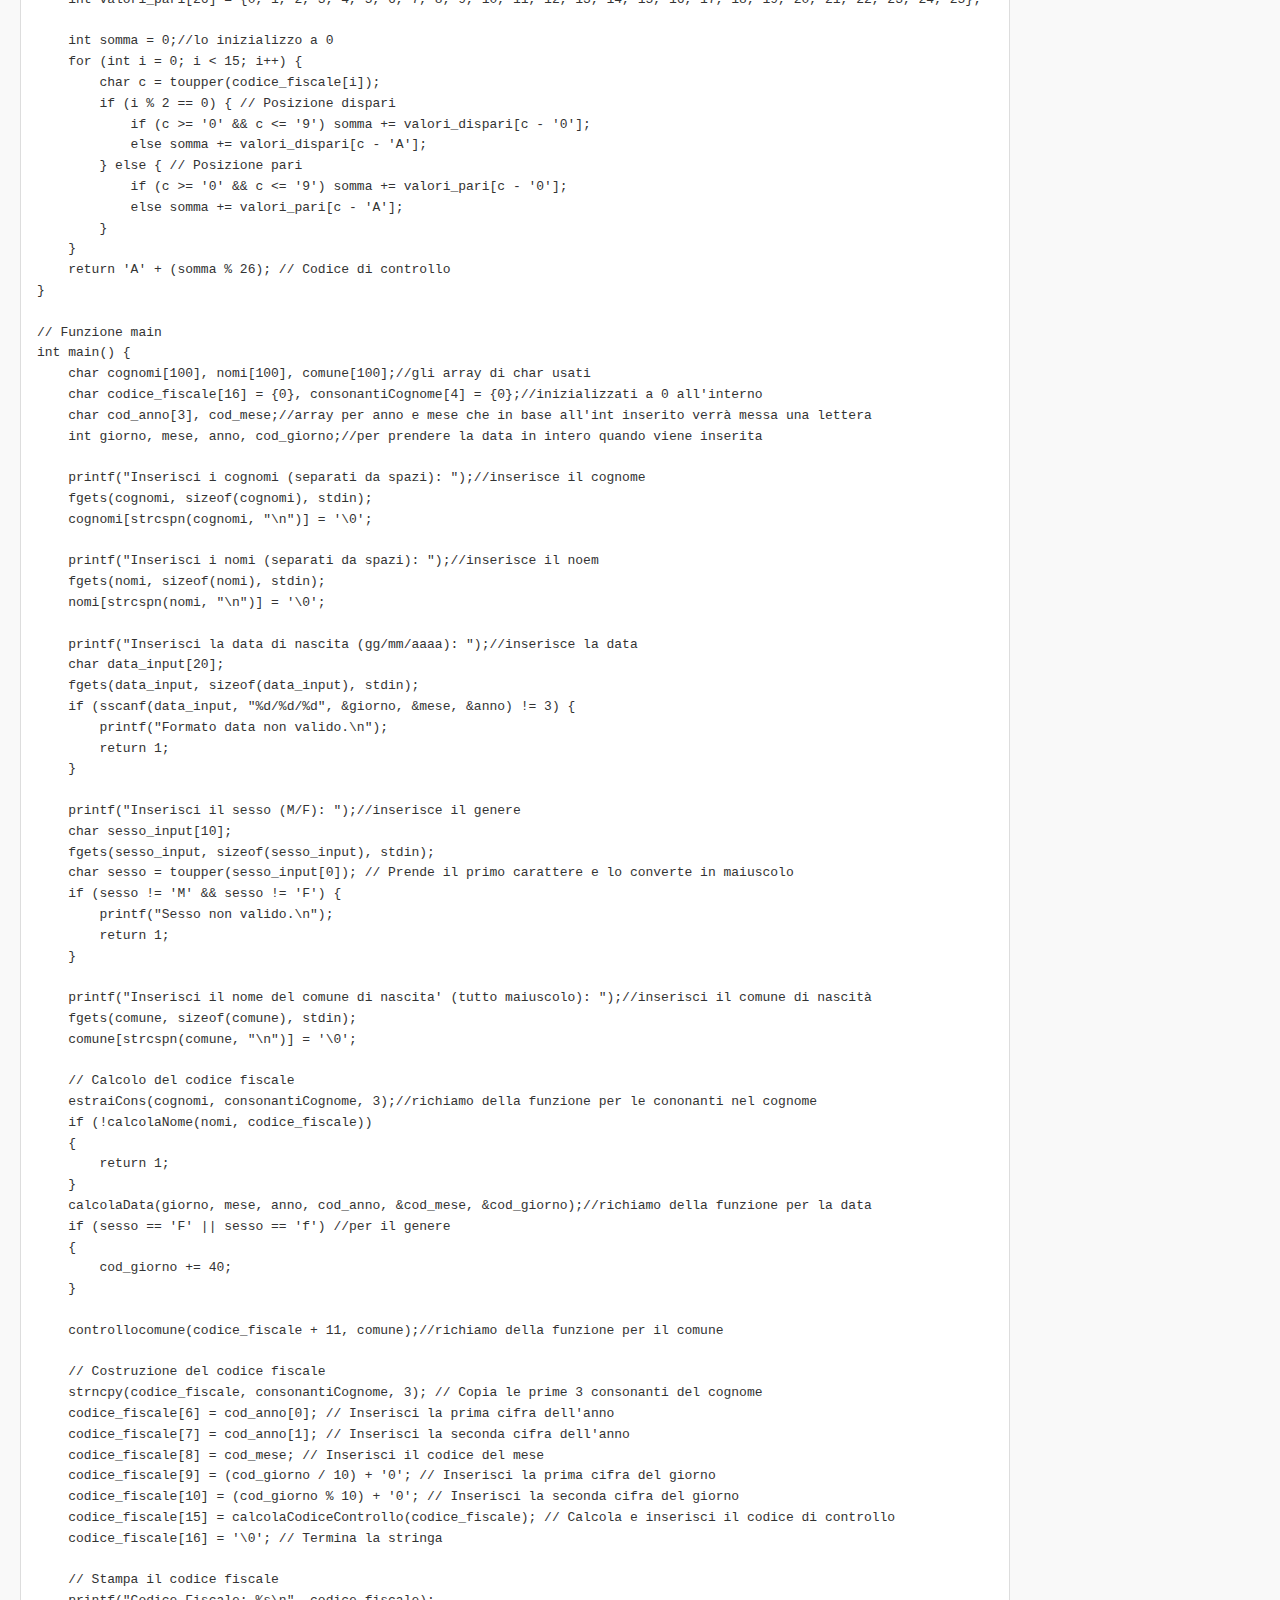
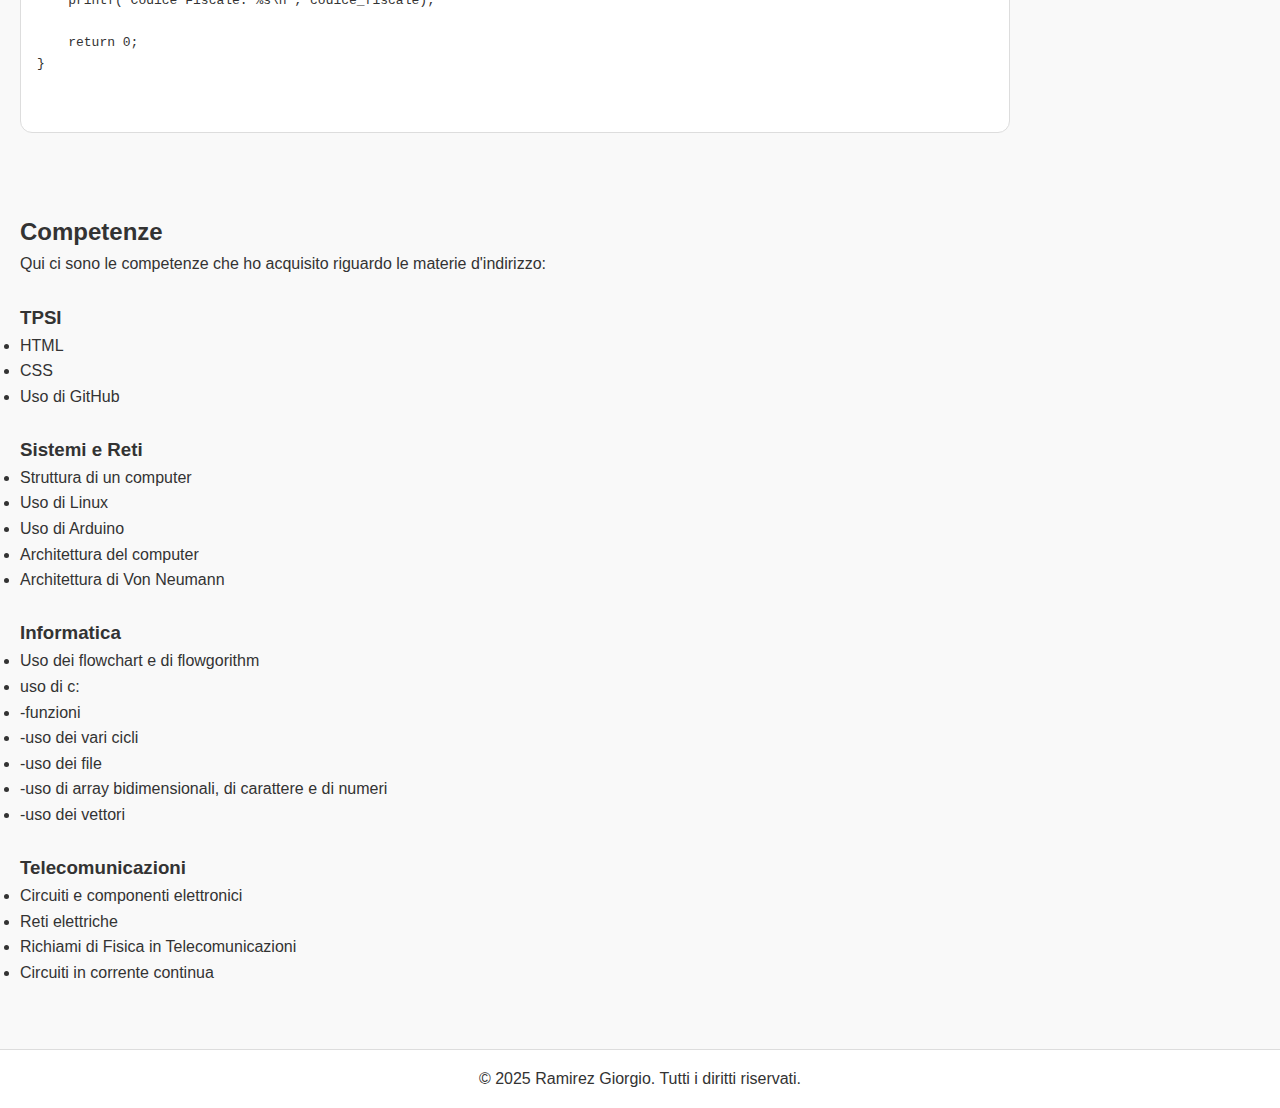
<file: pagina_ittc1.html>
<!DOCTYPE html>
<html lang="it">
<head>
    <meta charset="UTF-8">
    <meta name="viewport" content="width=device-width, initial-scale=1.0">
    <title>Il Mio Portfolio-1 ITT C</title>
    <link rel="stylesheet" href="style.css">
</head>
<body>
    <div class="navbar">
        <ul>
            <li><a href="index.html">Home</a></li>
            <li class="dropdown">
                <a href="#altro">Altro</a>
                <ul class="dropdown-content">
                    <li><a href="index.html">3 INFO</a></li>
                    <li><a href="pagina_ittc2.html">2 ITT C</a></li>
                    <li><a href="pagina_ittc1.html">1 ITT C</a></li>
                </ul>
            </li>
            <li class="dropdown">
                <a href="#progetti">Progetti</a>
                <ul class="dropdown-content">
                    <li><a href="#progetto1">Mafia</a></li>
                    <li><a href="#progetto2">Codice Fiscale</a></li>
                </ul>
            </li>
            <li><a href="#competenze">Competenze</a></li>
        </ul>
    </div>
    
    <div class="sidebar">
        <div class="sidebar-content">
            <h2>Informazioni</h2>
            <p><strong>Nome:</strong> Ramirez Giorgio</p>
            <p><strong>Email:</strong> <a href="mailto:giorgio.ramirez@outlook.it">giorgio.ramirez@outlook.it</a></p>
            <p><strong>GitHub:</strong> <a href="https://github.com/Ramirez-Giorgio" target="_blank">github.com/Ramirez-Giorgio</a></p>
            <p><strong>Località:</strong> Torino,To</p>
        </div>
    </div>

    <div id="home" class="section">
        <div class="container">
            <div class="profile-box">
                <img src="foto-test.jpg" alt="La tua foto" class="profile-image">
            </div>
            <h1>Ciao, sono Ramirez Giorgio</h1>
            <p>Benvenuto nel mio portfolio. Qua troverai alcuni dei miei lavori/competenze riguardo educazione civica e le competenze che ho acquisito nelle materie d'indirizzo.</p>
            <div class="teaser">
                <div class="teaser-item">
                    <img src="mafia.avif" alt="Mafia" class="teaser-image">
                    <div class="teaser-text">Mafia</div>
                </div>
                <div class="teaser-item">
                    <img src="codice-fiscale.jpg" alt="Codice Fiscale" class="teaser-image">
                    <div class="teaser-text">Codice Fiscale</div>
                </div>
            </div>
        </div>
    </div>

    <div id="progetti" class="section">
        <div class="container">
            <h2>Progetti</h2>
            <div id="progetto1" class="project">
                <h3>Mafia</h3>
                <p>Per la materia di italiano abbiamo parlato della mafia, della criminalità organizzata.<br>
                    abbiamo parlato delle figure che erano più conosciute e dei reati in cui sono stati commessi sotto loro comando.</p>
            </div>
            <div id="progetto2" class="project">
                <h3>Codice Fiscale</h3>
                <p>Per la materia di Informatica abbiamo fatto in linguaggio di programmazione C il codice fiscale e questo è il mio codice commentato di come l'ho fatto e strutturato io.</p>
                <br>
                <cod>
                    <pre>
#include &ltstdio.h&gt
#include &ltstring.h&gt
#include &ltctype.h&gt

// Funzione per verificare se un anno è bisestile
int ControlloAnno(int anno) {
    if ((anno % 4 == 0 && anno % 100 != 0) || (anno % 400 == 0)) {
        return 1; // Anno bisestile
    }
    return 0; // Non è bisestile
}

// Funzione per verificare se una data è valida
int ControlloData(int giorno, int mese, int anno) {
    if (mese &lt 1 || mese &gt 12 || giorno &lt 1 || giorno &gt 31)
    {
        return 0; // ridà 0 per la data non valida   
    }

    if ((mese == 4 || mese == 6 || mese == 9 || mese == 11) && giorno &gt 30) // per i mesi che hanno 30 giorni  
    {
        return 0;
    }
    if (mese == 2) {
        if (ControlloAnno(anno)) {
            if (giorno &gt 29)// Febbraio in anno bisestile
            {
                return 0;
            }; 
        } 
        else {
            if (giorno &gt 28)// Febbraio in anno non bisestile 
            {
                return 0;
            };
        }
    }
        return 1; // Data valida
}

// Funzione per estrarre le consonanti del cognome
void estraiCons(const char *input, char *consonanti, int maxConsonanti) {
    int consonantiTrovate = 0;//lo inizializzo a 0
    for (int i = 0; input[i] != '\0' && consonantiTrovate &lt maxConsonanti; i++) { //for per fargli prendere le consonanti
        char c = toupper(input[i]);//mette tutto in maiscolo dentro il char c 
        if ((c &gt= 'A' && c &lt= 'Z') && !(c == 'A' || c == 'E' || c == 'I' || c == 'O' || c == 'U')) {
            consonanti[consonantiTrovate++] = c;
        }
    }
    while (consonantiTrovate &lt maxConsonanti) {
        consonanti[consonantiTrovate++] = 'X'; // Riempie con 'X' se non ci sono abbastanza consonanti
    }
    consonanti[consonantiTrovate] = '\0'; // Termina la stringa
}

// Funzione per calcolare le consonanti del nome
int calcolaNome(char nome[], char codice_fiscale[]) {
    char cons[25] = {0}, vocal[25] = {0};//dichiaro l'array con dentro nulla
    int cont_cons = 0, cont_vocal = 0;//i contatori che poi userò in 2 if

    for (int i = 0; nome[i] != '\0'; i++) {
        char c = toupper(nome[i]);//come nel congnome metto tutto in mauscolo
        if ((c &gt= 'A' && c &lt= 'Z')) { //if per le lettere dalla A alla Z
            if (c == 'A' || c == 'E' || c == 'I' || c == 'O' || c == 'U') {
                vocal[cont_vocal++] = c;//se vocale A,E,I,O,U e il contatore aumenta
            } else {
                cons[cont_cons++] = c;//stessa cosa ma per le consonanti
            }
        }
    }

    if (cont_cons &gt= 4) {// per i casi di 4 o più consonanti
        codice_fiscale[3] = cons[0];
        codice_fiscale[4] = cons[2];
        codice_fiscale[5] = cons[3];
    } 
    else if (cont_cons == 3) {//invece per 3
        codice_fiscale[3] = cons[0];
        codice_fiscale[4] = cons[1];
        codice_fiscale[5] = cons[2];
    } 
    else if (cont_cons == 2) {//per 2
        codice_fiscale[3] = cons[0];
        codice_fiscale[4] = cons[1];
        codice_fiscale[5] = vocal[0];
    } 
    else if (cont_cons == 1 && cont_vocal &gt= 2) {//qua se è 1 e allora prende anche 2 vocali
        codice_fiscale[3] = cons[0];
        codice_fiscale[4] = vocal[0];
        codice_fiscale[5] = vocal[1];
    } 
    else if (cont_cons == 1 && cont_vocal == 1) {//stesso ma se c'è anche 1 sola vocale
        codice_fiscale[3] = cons[0];
        codice_fiscale[4] = vocal[0];
        codice_fiscale[5] = 'X';//per riempire il buco di 1 mette una x
    } 
    else if (cont_cons == 0 && cont_vocal &gt= 2) {//qua invece se sono direttamente solo 2 vocali
        codice_fiscale[3] = vocal[0];
        codice_fiscale[4] = vocal[1];
        codice_fiscale[5] = 'X';//quindi metterà pure qui una x
    } else {
        printf("Nome non valido.\n");//se non soddisfa nulla
        return 0;
    }
    return 1;// se ci sono errori e non prende nulla allora ritornerà 1 nel main e terminerà tutto
}

// Funzione per calcolare la parte del codice fiscale relativa alla data
void calcolaData(int giorno, int mese, int anno, char *cod_anno, char *cod_mese, int *cod_giorno) {
    *cod_anno = (anno % 100) / 10 + '0'; // per far si che prende le Ultime due cifre dell'anno
    *(cod_anno + 1) = (anno % 10) + '0';
    *(cod_anno + 2) = '\0';//cosi non prende le prime 2 come nel caso 2008 non prende 20 ma prende 08

    switch (mese) {//in base ad ogni caso il puntatore prende una lettera per il mese
        case 1: 
            *cod_mese = 'A'; 
            break;
        case 2:
            *cod_mese = 'B'; 
            break;
        case 3:
            *cod_mese = 'C'; 
            break;
        case 4: 
            *cod_mese = 'D'; 
            break;
        case 5: 
            *cod_mese = 'E'; 
            break;
        case 6: 
            *cod_mese = 'H'; 
            break;
        case 7: 
            *cod_mese = 'L'; 
            break;
        case 8: 
            *cod_mese = 'M'; 
            break;
        case 9: 
            *cod_mese = 'P'; 
            break;
        case 10: 
            *cod_mese = 'R'; 
            break;
        case 11: 
            *cod_mese = 'S'; 
            break;
        case 12: 
            *cod_mese = 'T'; 
            break;
        default: 
            *cod_mese = 'X'; 
            break;
    }

    *cod_giorno = giorno;// per il giorno il puntatore è uguale 
}

// Funzione per cercare il codice catastale del comune
void controllocomune(char *com, char *comune) {
    FILE *fd = fopen("comuni_test.txt", "r");//apre il file comuni
    if (fd == NULL) {
        printf("Errore nell'apertura del file\n");
        return;
    }

    char record[100];//per immagazzinare temporaneamente i dati del comune di nscità
    while (fscanf(fd, "%s", record) != EOF) {
        if (strcmp(comune, record) == 0) {
            fscanf(fd, "%s", record);//per comparare il nome del comine che viene inserito tutto in mucsolo
            strncpy(com, record, 4);//nel caso vero prende il codice catastale di 4 cfre
            com[4] = '\0';
            break;
        }
    }
    fclose(fd);//chiude il file quando finisce di prendere il codce catastale
}

// Funzione per calcolare il codice di controllo
char calcolaCodiceControllo(char codice_fiscale[]) {
    int valori_dispari[26] = {1, 0, 5, 7, 9, 13, 15, 17, 19, 21, 2, 4, 18, 20, 11, 3, 6, 8, 12, 14, 16, 10, 22, 25, 24, 23};
    int valori_pari[26] = {0, 1, 2, 3, 4, 5, 6, 7, 8, 9, 10, 11, 12, 13, 14, 15, 16, 17, 18, 19, 20, 21, 22, 23, 24, 25};

    int somma = 0;//lo inizializzo a 0
    for (int i = 0; i &lt 15; i++) {
        char c = toupper(codice_fiscale[i]);
        if (i % 2 == 0) { // Posizione dispari
            if (c &gt= '0' && c &lt= '9') somma += valori_dispari[c - '0'];
            else somma += valori_dispari[c - 'A'];
        } else { // Posizione pari
            if (c &gt= '0' && c &lt= '9') somma += valori_pari[c - '0'];
            else somma += valori_pari[c - 'A'];
        }
    }
    return 'A' + (somma % 26); // Codice di controllo
}

// Funzione main
int main() {
    char cognomi[100], nomi[100], comune[100];//gli array di char usati
    char codice_fiscale[16] = {0}, consonantiCognome[4] = {0};//inizializzati a 0 all'interno
    char cod_anno[3], cod_mese;//array per anno e mese che in base all'int inserito verrà messa una lettera
    int giorno, mese, anno, cod_giorno;//per prendere la data in intero quando viene inserita

    printf("Inserisci i cognomi (separati da spazi): ");//inserisce il cognome
    fgets(cognomi, sizeof(cognomi), stdin);
    cognomi[strcspn(cognomi, "\n")] = '\0';

    printf("Inserisci i nomi (separati da spazi): ");//inserisce il noem
    fgets(nomi, sizeof(nomi), stdin);
    nomi[strcspn(nomi, "\n")] = '\0';

    printf("Inserisci la data di nascita (gg/mm/aaaa): ");//inserisce la data 
    char data_input[20];
    fgets(data_input, sizeof(data_input), stdin);
    if (sscanf(data_input, "%d/%d/%d", &giorno, &mese, &anno) != 3) {
        printf("Formato data non valido.\n");
        return 1;
    }

    printf("Inserisci il sesso (M/F): ");//inserisce il genere
    char sesso_input[10];
    fgets(sesso_input, sizeof(sesso_input), stdin);
    char sesso = toupper(sesso_input[0]); // Prende il primo carattere e lo converte in maiuscolo
    if (sesso != 'M' && sesso != 'F') {
        printf("Sesso non valido.\n");
        return 1;
    }

    printf("Inserisci il nome del comune di nascita' (tutto maiuscolo): ");//inserisci il comune di nascità
    fgets(comune, sizeof(comune), stdin);
    comune[strcspn(comune, "\n")] = '\0';

    // Calcolo del codice fiscale
    estraiCons(cognomi, consonantiCognome, 3);//richiamo della funzione per le cononanti nel cognome
    if (!calcolaNome(nomi, codice_fiscale))
    {
        return 1;
    }
    calcolaData(giorno, mese, anno, cod_anno, &cod_mese, &cod_giorno);//richiamo della funzione per la data
    if (sesso == 'F' || sesso == 'f') //per il genere
    {
        cod_giorno += 40;
    }

    controllocomune(codice_fiscale + 11, comune);//richiamo della funzione per il comune 

    // Costruzione del codice fiscale
    strncpy(codice_fiscale, consonantiCognome, 3); // Copia le prime 3 consonanti del cognome
    codice_fiscale[6] = cod_anno[0]; // Inserisci la prima cifra dell'anno
    codice_fiscale[7] = cod_anno[1]; // Inserisci la seconda cifra dell'anno
    codice_fiscale[8] = cod_mese; // Inserisci il codice del mese
    codice_fiscale[9] = (cod_giorno / 10) + '0'; // Inserisci la prima cifra del giorno
    codice_fiscale[10] = (cod_giorno % 10) + '0'; // Inserisci la seconda cifra del giorno
    codice_fiscale[15] = calcolaCodiceControllo(codice_fiscale); // Calcola e inserisci il codice di controllo
    codice_fiscale[16] = '\0'; // Termina la stringa

    // Stampa il codice fiscale
    printf("Codice Fiscale: %s\n", codice_fiscale);

    return 0;
}
                        
                    </pre>
                </cod>
            </div>
        </div>
    </div>

    <div id="competenze" class="section">
        <div class="container">
            <h2>Competenze</h2>
            <p>Qui ci sono le competenze che ho acquisito riguardo le materie d'indirizzo:</p>
            <br>
            <h3>TPSI</h3>
            <ul>
                <li>HTML</li>
                <li>CSS</li>
                <li>Uso di GitHub</li>
            </ul>
            <br>
            <h3>Sistemi e Reti</h3>
            <ul>
                <li>Struttura di un computer</li>
                <li>Uso di Linux</li>
                <li>Uso di Arduino</li>
                <li>Architettura del computer</li>
                <li>Architettura di Von Neumann</li>
            </ul>
            <br>
            <h3>Informatica</h3>
            <ul>
                <li>Uso dei flowchart e di flowgorithm</li>
                <li>uso di c:</li>
                <li>-funzioni</li>
                <li>-uso dei vari cicli</li>
                <li>-uso dei file</li>
                <li>-uso di array bidimensionali, di carattere e di numeri</li>
                <li>-uso dei vettori</li>
            </ul>
            <br>
            <h3>Telecomunicazioni</h3>
            <ul>
                <li>Circuiti e componenti elettronici</li>
                <li>Reti elettriche</li>
                <li>Richiami di Fisica in Telecomunicazioni</li>
                <li>Circuiti in corrente continua</li>
            </ul>
        </div>
    </div>

    <footer>
        <p>&copy; 2025 Ramirez Giorgio. Tutti i diritti riservati.</p>
    </footer>
</body>
</html>
</file>
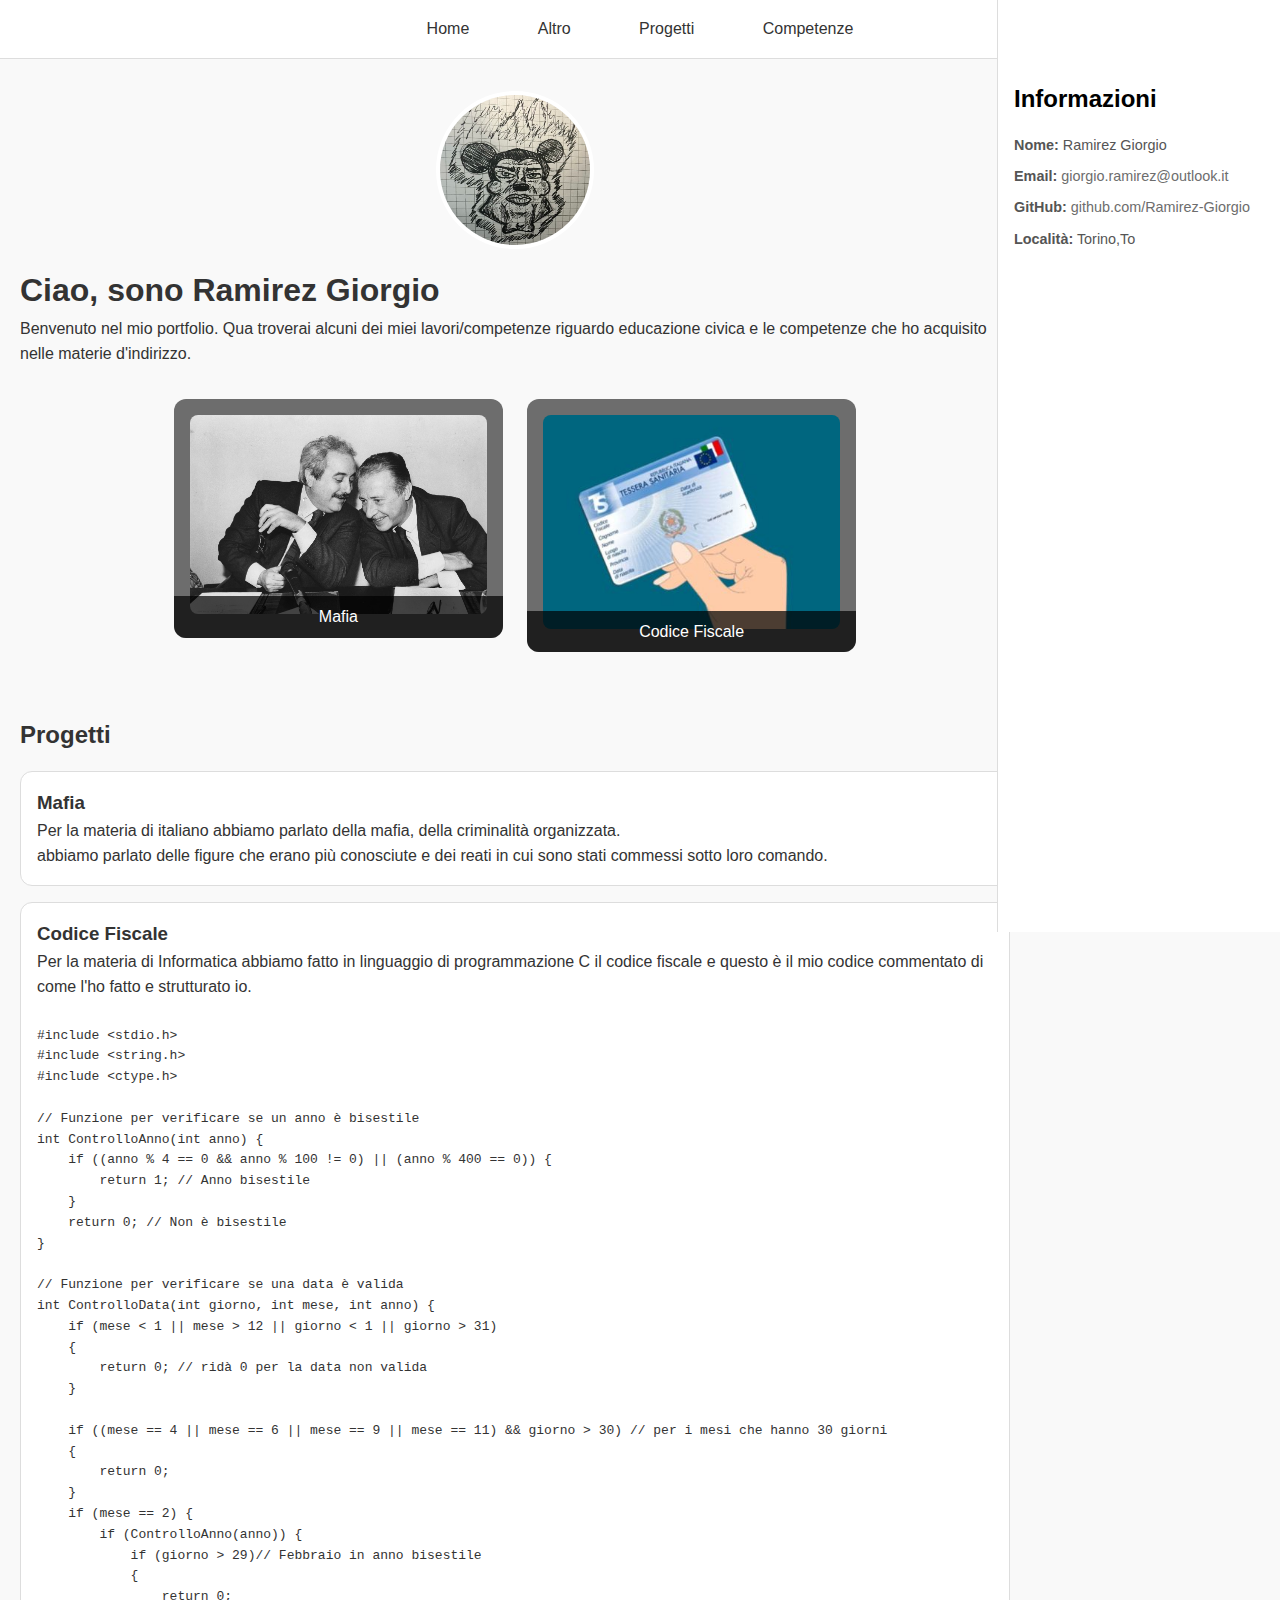
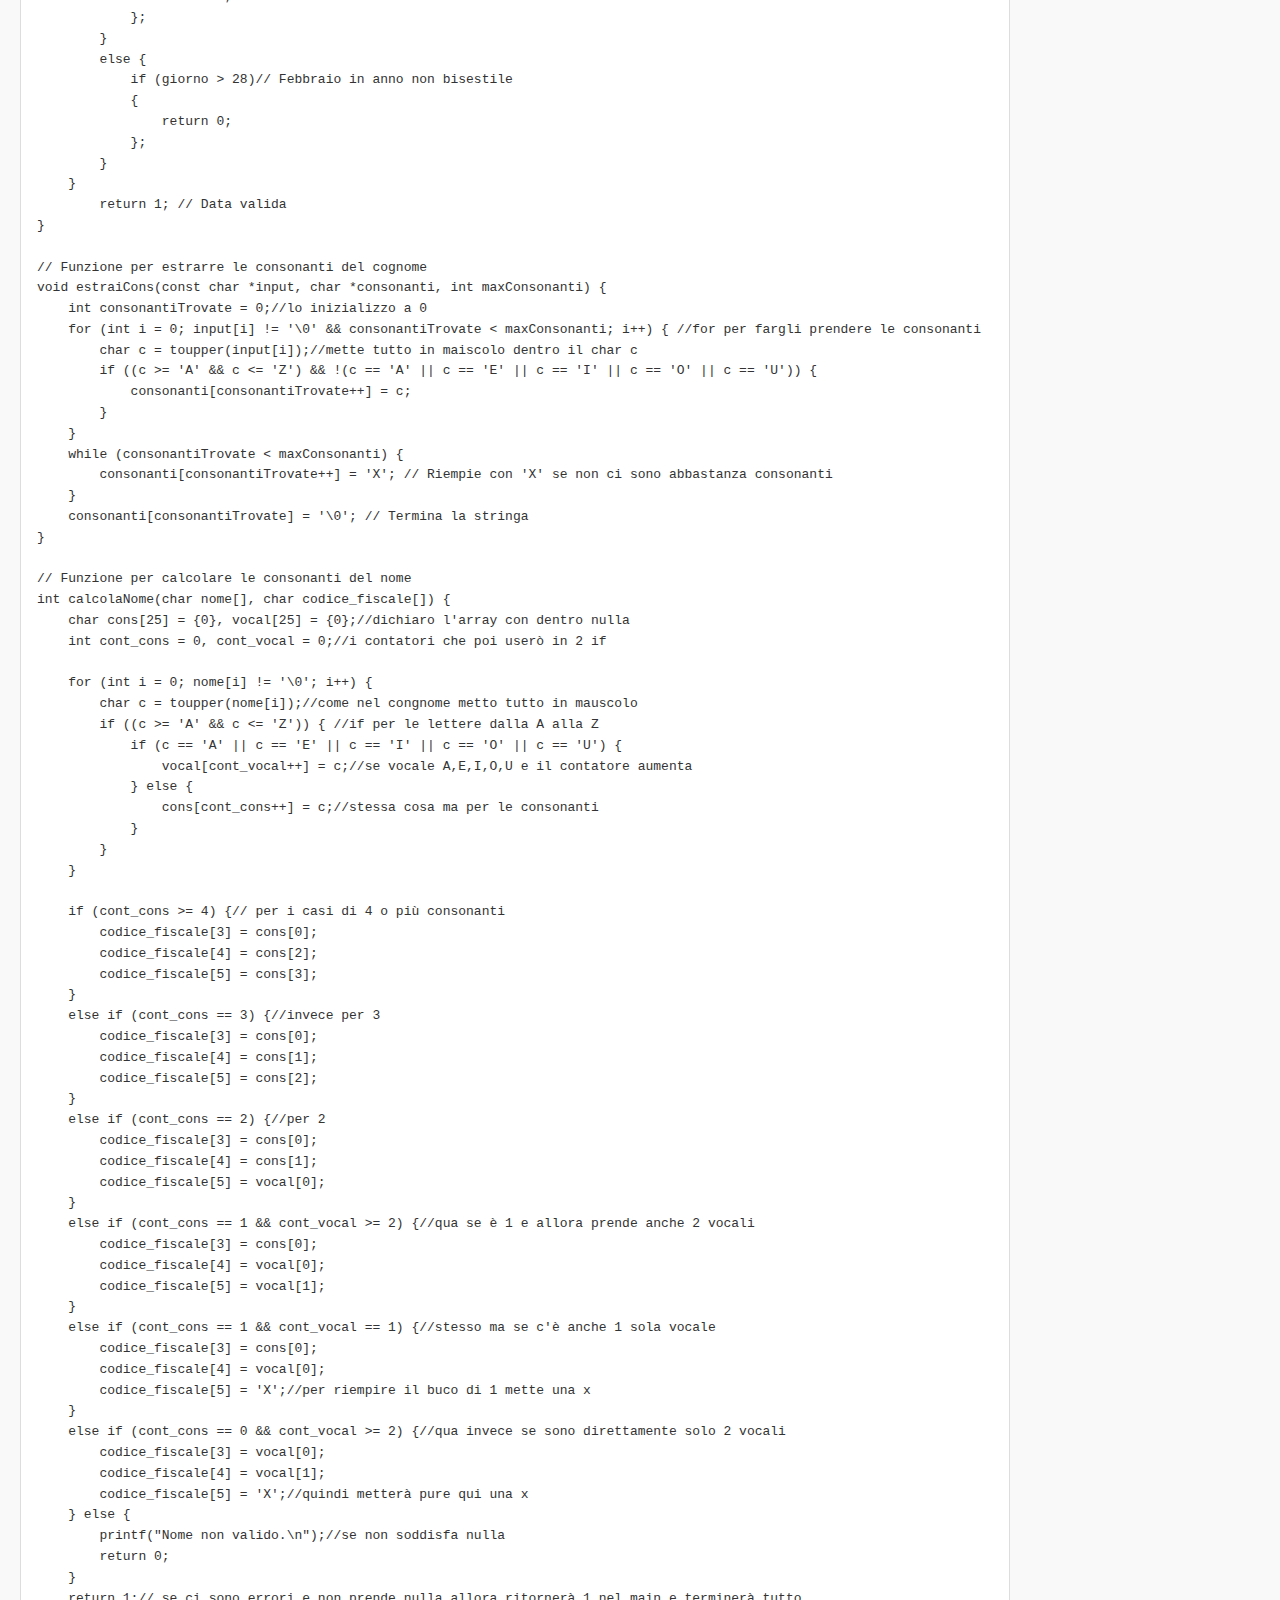
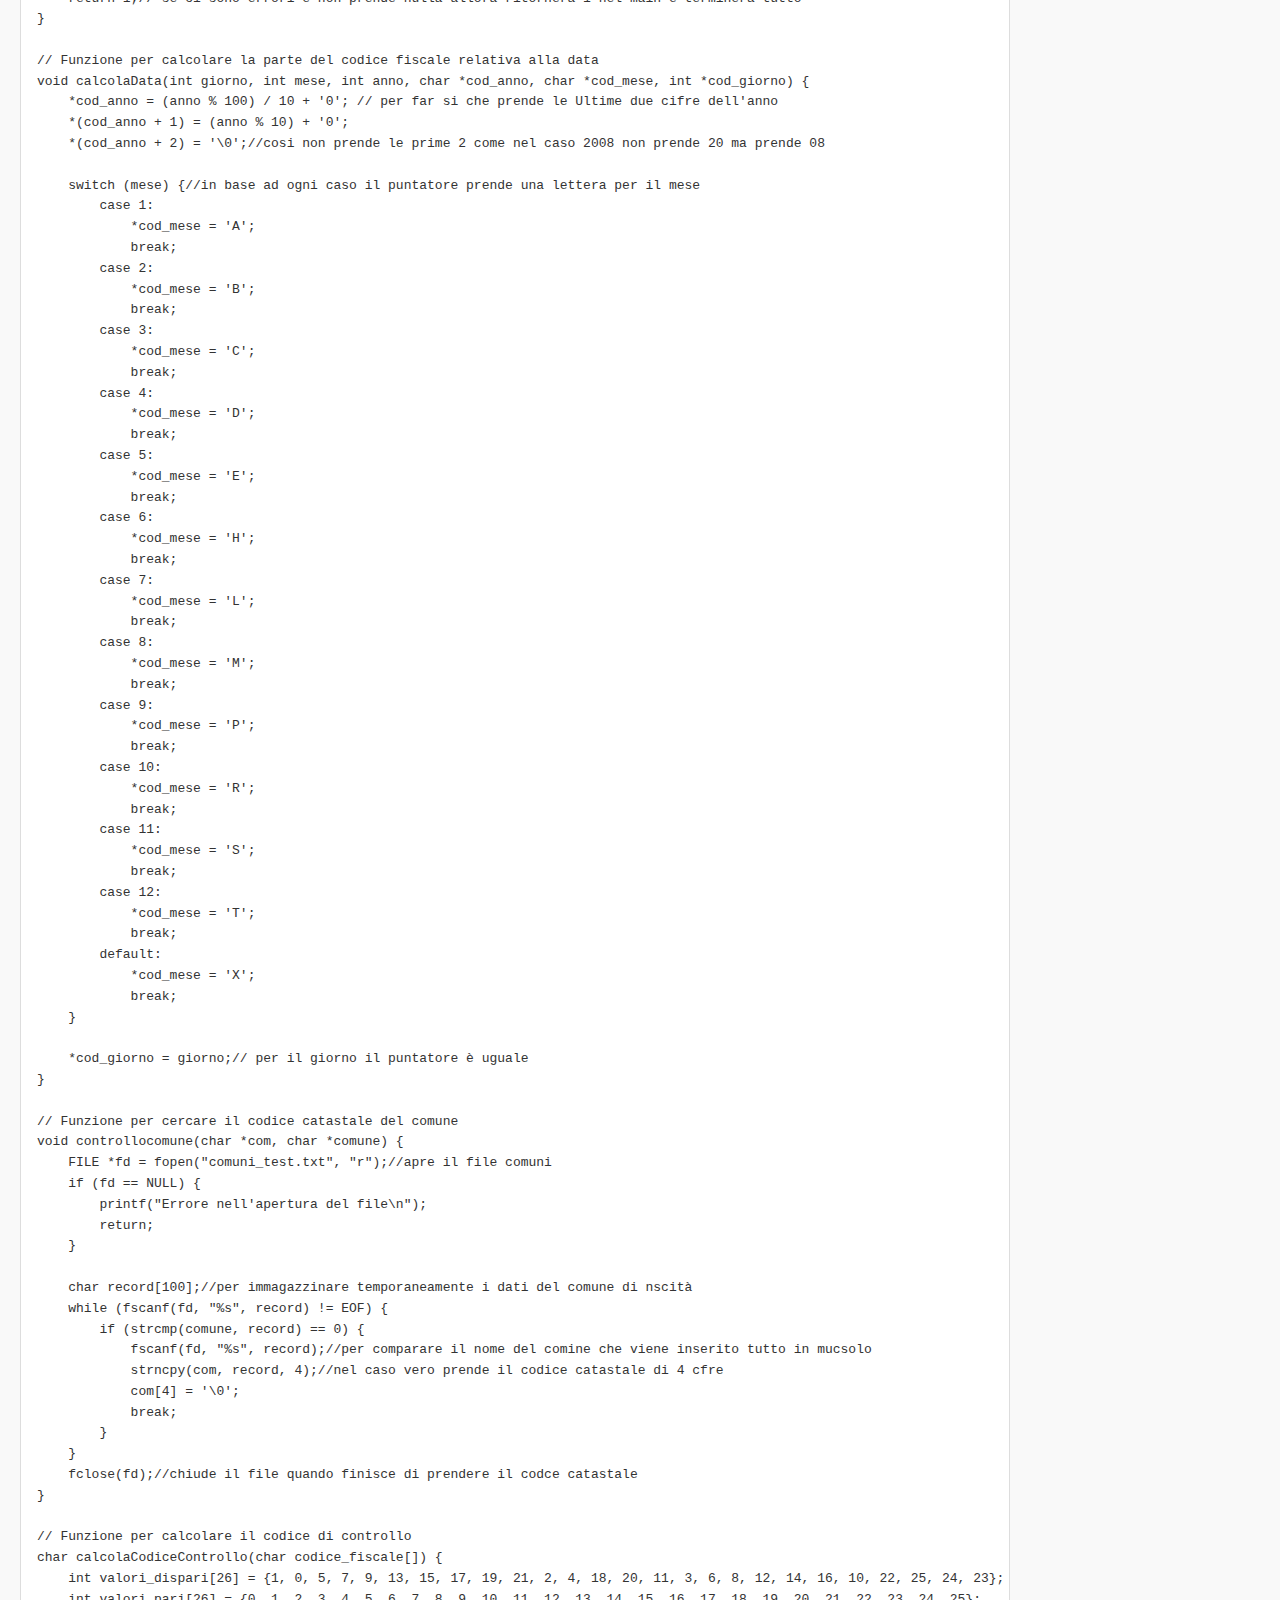
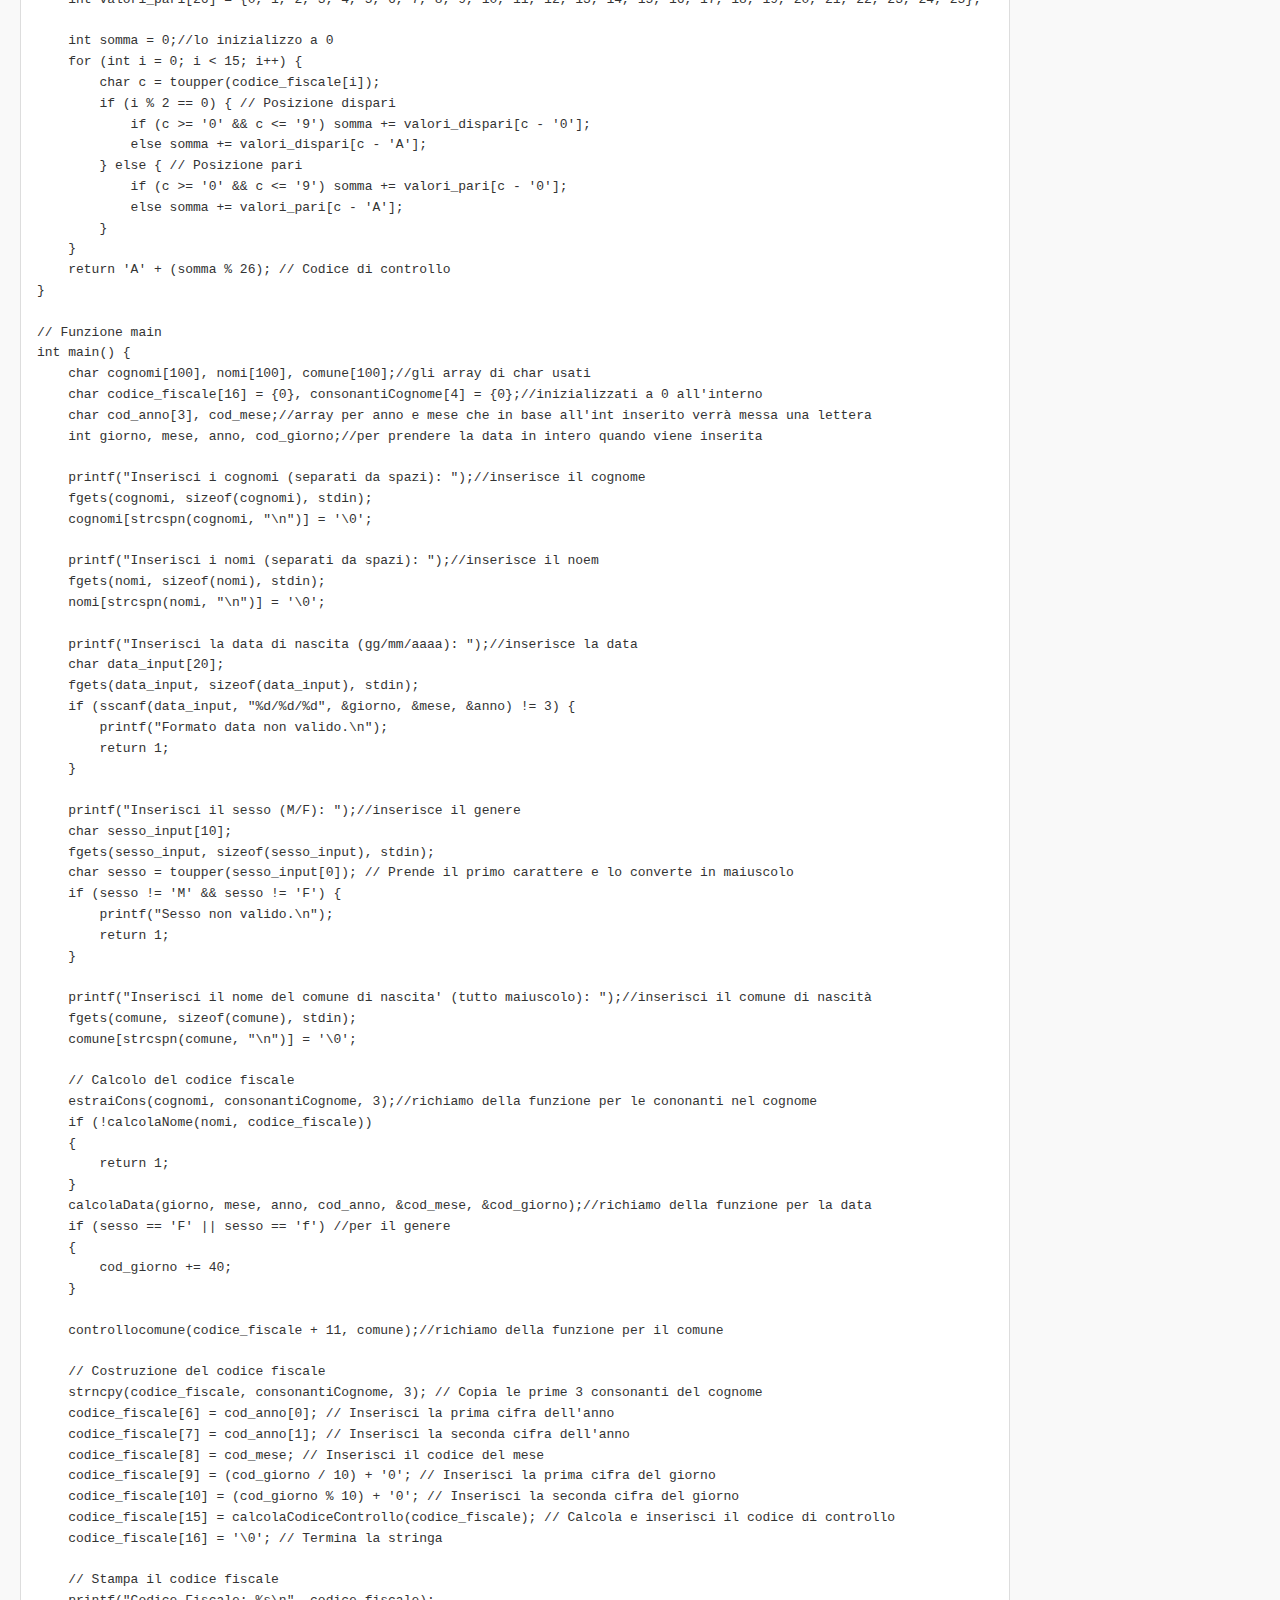
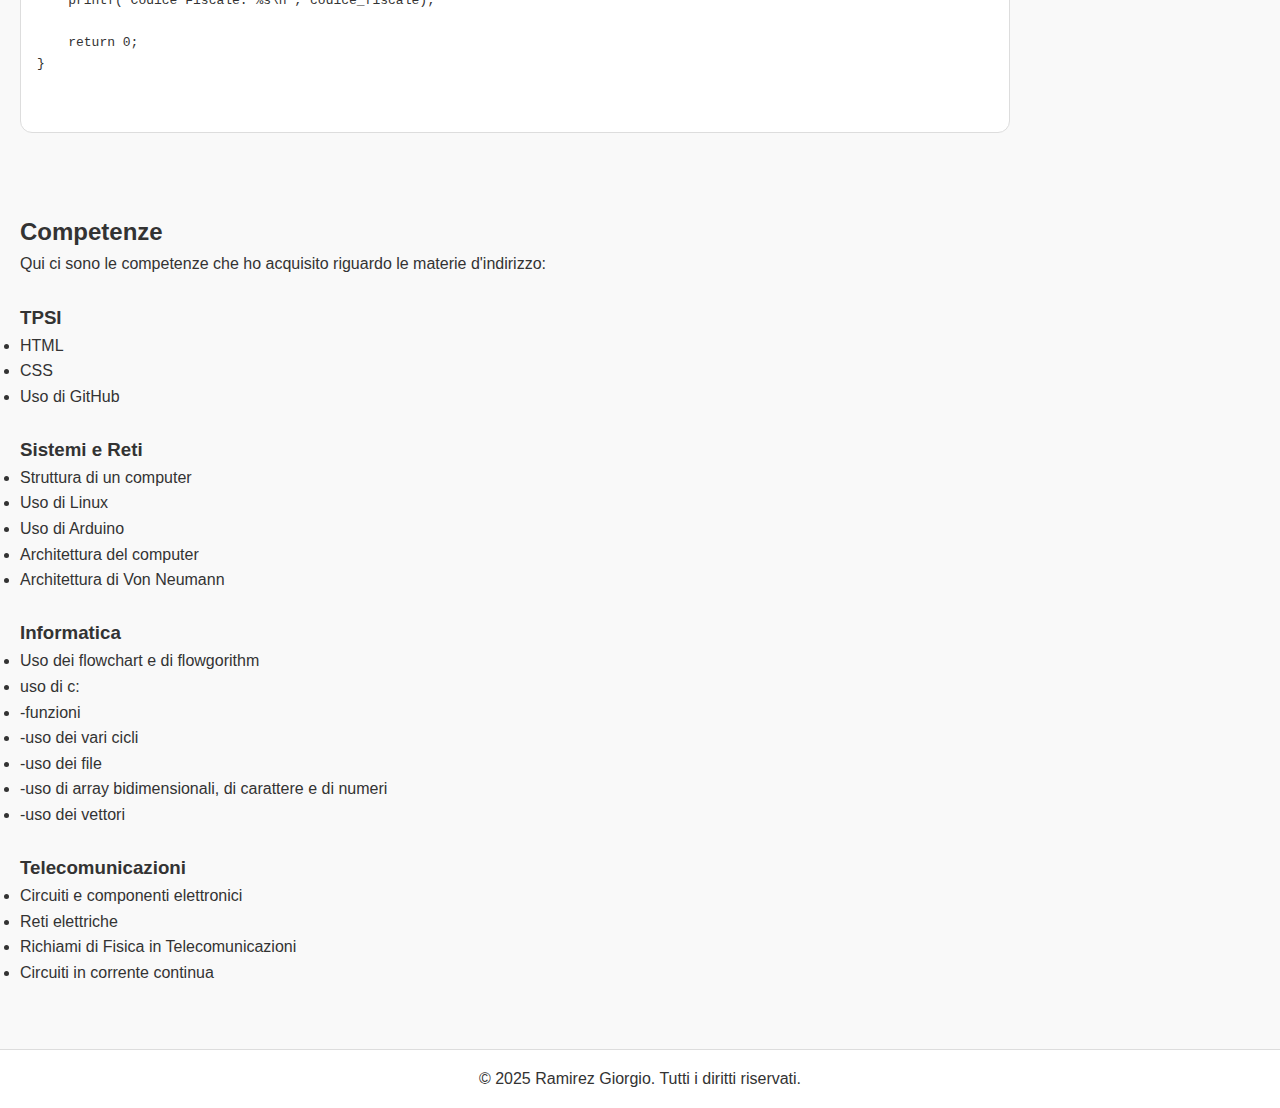
<file: pagina_ittc2.html>
<!DOCTYPE html>
<html lang="it">
<head>
    <meta charset="UTF-8">
    <meta name="viewport" content="width=device-width, initial-scale=1.0">
    <title>Il Mio Portfolio-2 ITT C</title>
    <link rel="stylesheet" href="style.css">
</head>
<body>
    <div class="navbar">
        <ul>
            <li><a href="index.html">Home</a></li>
            <li class="dropdown">
                <a href="#altro">Altro</a>
                <ul class="dropdown-content">
                    <li><a href="index.html">3 INFO</a></li>
                    <li><a href="pagina_ittc2.html">2 ITT C</a></li>
                    <li><a href="pagina_ittc1.html">1 ITT C</a></li>
                </ul>
            </li>
            <li class="dropdown">
                <a href="#progetti">Progetti</a>
                <ul class="dropdown-content">
                    <li><a href="#progetto1">Mafia</a></li>
                    <li><a href="#progetto2">Codice Fiscale</a></li>
                </ul>
            </li>
            <li><a href="#competenze">Competenze</a></li>
        </ul>
    </div>
    
    <div class="sidebar">
        <div class="sidebar-content">
            <h2>Informazioni</h2>
            <p><strong>Nome:</strong> Ramirez Giorgio</p>
            <p><strong>Email:</strong> <a href="mailto:giorgio.ramirez@outlook.it">giorgio.ramirez@outlook.it</a></p>
            <p><strong>GitHub:</strong> <a href="https://github.com/Ramirez-Giorgio" target="_blank">github.com/Ramirez-Giorgio</a></p>
            <p><strong>Località:</strong> Torino,To</p>
        </div>
    </div>

    <div id="home" class="section">
        <div class="container">
            <div class="profile-box">
                <img src="foto-test.jpg" alt="La tua foto" class="profile-image">
            </div>
            <h1>Ciao, sono Ramirez Giorgio</h1>
            <p>Benvenuto nel mio portfolio. Qua troverai alcuni dei miei lavori/competenze riguardo educazione civica e le competenze che ho acquisito nelle materie d'indirizzo.</p>
            <div class="teaser">
                <div class="teaser-item">
                    <img src="mafia.avif" alt="Mafia" class="teaser-image">
                    <div class="teaser-text">Mafia</div>
                </div>
                <div class="teaser-item">
                    <img src="codice-fiscale.jpg" alt="Codice Fiscale" class="teaser-image">
                    <div class="teaser-text">Codice Fiscale</div>
                </div>
            </div>
        </div>
    </div>

    <div id="progetti" class="section">
        <div class="container">
            <h2>Progetti</h2>
            <div id="progetto1" class="project">
                <h3>Mafia</h3>
                <p>Per la materia di italiano abbiamo parlato della mafia, della criminalità organizzata.<br>
                    abbiamo parlato delle figure che erano più conosciute e dei reati in cui sono stati commessi sotto loro comando.</p>
            </div>
            <div id="progetto2" class="project">
                <h3>Codice Fiscale</h3>
                <p>Per la materia di Informatica abbiamo fatto in linguaggio di programmazione C il codice fiscale e questo è il mio codice commentato di come l'ho fatto e strutturato io.</p>
                <br>
                <cod>
                    <pre>
#include &ltstdio.h&gt
#include &ltstring.h&gt
#include &ltctype.h&gt

// Funzione per verificare se un anno è bisestile
int ControlloAnno(int anno) {
    if ((anno % 4 == 0 && anno % 100 != 0) || (anno % 400 == 0)) {
        return 1; // Anno bisestile
    }
    return 0; // Non è bisestile
}

// Funzione per verificare se una data è valida
int ControlloData(int giorno, int mese, int anno) {
    if (mese &lt 1 || mese &gt 12 || giorno &lt 1 || giorno &gt 31)
    {
        return 0; // ridà 0 per la data non valida   
    }

    if ((mese == 4 || mese == 6 || mese == 9 || mese == 11) && giorno &gt 30) // per i mesi che hanno 30 giorni  
    {
        return 0;
    }
    if (mese == 2) {
        if (ControlloAnno(anno)) {
            if (giorno &gt 29)// Febbraio in anno bisestile
            {
                return 0;
            }; 
        } 
        else {
            if (giorno &gt 28)// Febbraio in anno non bisestile 
            {
                return 0;
            };
        }
    }
        return 1; // Data valida
}

// Funzione per estrarre le consonanti del cognome
void estraiCons(const char *input, char *consonanti, int maxConsonanti) {
    int consonantiTrovate = 0;//lo inizializzo a 0
    for (int i = 0; input[i] != '\0' && consonantiTrovate &lt maxConsonanti; i++) { //for per fargli prendere le consonanti
        char c = toupper(input[i]);//mette tutto in maiscolo dentro il char c 
        if ((c &gt= 'A' && c &lt= 'Z') && !(c == 'A' || c == 'E' || c == 'I' || c == 'O' || c == 'U')) {
            consonanti[consonantiTrovate++] = c;
        }
    }
    while (consonantiTrovate &lt maxConsonanti) {
        consonanti[consonantiTrovate++] = 'X'; // Riempie con 'X' se non ci sono abbastanza consonanti
    }
    consonanti[consonantiTrovate] = '\0'; // Termina la stringa
}

// Funzione per calcolare le consonanti del nome
int calcolaNome(char nome[], char codice_fiscale[]) {
    char cons[25] = {0}, vocal[25] = {0};//dichiaro l'array con dentro nulla
    int cont_cons = 0, cont_vocal = 0;//i contatori che poi userò in 2 if

    for (int i = 0; nome[i] != '\0'; i++) {
        char c = toupper(nome[i]);//come nel congnome metto tutto in mauscolo
        if ((c &gt= 'A' && c &lt= 'Z')) { //if per le lettere dalla A alla Z
            if (c == 'A' || c == 'E' || c == 'I' || c == 'O' || c == 'U') {
                vocal[cont_vocal++] = c;//se vocale A,E,I,O,U e il contatore aumenta
            } else {
                cons[cont_cons++] = c;//stessa cosa ma per le consonanti
            }
        }
    }

    if (cont_cons &gt= 4) {// per i casi di 4 o più consonanti
        codice_fiscale[3] = cons[0];
        codice_fiscale[4] = cons[2];
        codice_fiscale[5] = cons[3];
    } 
    else if (cont_cons == 3) {//invece per 3
        codice_fiscale[3] = cons[0];
        codice_fiscale[4] = cons[1];
        codice_fiscale[5] = cons[2];
    } 
    else if (cont_cons == 2) {//per 2
        codice_fiscale[3] = cons[0];
        codice_fiscale[4] = cons[1];
        codice_fiscale[5] = vocal[0];
    } 
    else if (cont_cons == 1 && cont_vocal &gt= 2) {//qua se è 1 e allora prende anche 2 vocali
        codice_fiscale[3] = cons[0];
        codice_fiscale[4] = vocal[0];
        codice_fiscale[5] = vocal[1];
    } 
    else if (cont_cons == 1 && cont_vocal == 1) {//stesso ma se c'è anche 1 sola vocale
        codice_fiscale[3] = cons[0];
        codice_fiscale[4] = vocal[0];
        codice_fiscale[5] = 'X';//per riempire il buco di 1 mette una x
    } 
    else if (cont_cons == 0 && cont_vocal &gt= 2) {//qua invece se sono direttamente solo 2 vocali
        codice_fiscale[3] = vocal[0];
        codice_fiscale[4] = vocal[1];
        codice_fiscale[5] = 'X';//quindi metterà pure qui una x
    } else {
        printf("Nome non valido.\n");//se non soddisfa nulla
        return 0;
    }
    return 1;// se ci sono errori e non prende nulla allora ritornerà 1 nel main e terminerà tutto
}

// Funzione per calcolare la parte del codice fiscale relativa alla data
void calcolaData(int giorno, int mese, int anno, char *cod_anno, char *cod_mese, int *cod_giorno) {
    *cod_anno = (anno % 100) / 10 + '0'; // per far si che prende le Ultime due cifre dell'anno
    *(cod_anno + 1) = (anno % 10) + '0';
    *(cod_anno + 2) = '\0';//cosi non prende le prime 2 come nel caso 2008 non prende 20 ma prende 08

    switch (mese) {//in base ad ogni caso il puntatore prende una lettera per il mese
        case 1: 
            *cod_mese = 'A'; 
            break;
        case 2:
            *cod_mese = 'B'; 
            break;
        case 3:
            *cod_mese = 'C'; 
            break;
        case 4: 
            *cod_mese = 'D'; 
            break;
        case 5: 
            *cod_mese = 'E'; 
            break;
        case 6: 
            *cod_mese = 'H'; 
            break;
        case 7: 
            *cod_mese = 'L'; 
            break;
        case 8: 
            *cod_mese = 'M'; 
            break;
        case 9: 
            *cod_mese = 'P'; 
            break;
        case 10: 
            *cod_mese = 'R'; 
            break;
        case 11: 
            *cod_mese = 'S'; 
            break;
        case 12: 
            *cod_mese = 'T'; 
            break;
        default: 
            *cod_mese = 'X'; 
            break;
    }

    *cod_giorno = giorno;// per il giorno il puntatore è uguale 
}

// Funzione per cercare il codice catastale del comune
void controllocomune(char *com, char *comune) {
    FILE *fd = fopen("comuni_test.txt", "r");//apre il file comuni
    if (fd == NULL) {
        printf("Errore nell'apertura del file\n");
        return;
    }

    char record[100];//per immagazzinare temporaneamente i dati del comune di nscità
    while (fscanf(fd, "%s", record) != EOF) {
        if (strcmp(comune, record) == 0) {
            fscanf(fd, "%s", record);//per comparare il nome del comine che viene inserito tutto in mucsolo
            strncpy(com, record, 4);//nel caso vero prende il codice catastale di 4 cfre
            com[4] = '\0';
            break;
        }
    }
    fclose(fd);//chiude il file quando finisce di prendere il codce catastale
}

// Funzione per calcolare il codice di controllo
char calcolaCodiceControllo(char codice_fiscale[]) {
    int valori_dispari[26] = {1, 0, 5, 7, 9, 13, 15, 17, 19, 21, 2, 4, 18, 20, 11, 3, 6, 8, 12, 14, 16, 10, 22, 25, 24, 23};
    int valori_pari[26] = {0, 1, 2, 3, 4, 5, 6, 7, 8, 9, 10, 11, 12, 13, 14, 15, 16, 17, 18, 19, 20, 21, 22, 23, 24, 25};

    int somma = 0;//lo inizializzo a 0
    for (int i = 0; i &lt 15; i++) {
        char c = toupper(codice_fiscale[i]);
        if (i % 2 == 0) { // Posizione dispari
            if (c &gt= '0' && c &lt= '9') somma += valori_dispari[c - '0'];
            else somma += valori_dispari[c - 'A'];
        } else { // Posizione pari
            if (c &gt= '0' && c &lt= '9') somma += valori_pari[c - '0'];
            else somma += valori_pari[c - 'A'];
        }
    }
    return 'A' + (somma % 26); // Codice di controllo
}

// Funzione main
int main() {
    char cognomi[100], nomi[100], comune[100];//gli array di char usati
    char codice_fiscale[16] = {0}, consonantiCognome[4] = {0};//inizializzati a 0 all'interno
    char cod_anno[3], cod_mese;//array per anno e mese che in base all'int inserito verrà messa una lettera
    int giorno, mese, anno, cod_giorno;//per prendere la data in intero quando viene inserita

    printf("Inserisci i cognomi (separati da spazi): ");//inserisce il cognome
    fgets(cognomi, sizeof(cognomi), stdin);
    cognomi[strcspn(cognomi, "\n")] = '\0';

    printf("Inserisci i nomi (separati da spazi): ");//inserisce il noem
    fgets(nomi, sizeof(nomi), stdin);
    nomi[strcspn(nomi, "\n")] = '\0';

    printf("Inserisci la data di nascita (gg/mm/aaaa): ");//inserisce la data 
    char data_input[20];
    fgets(data_input, sizeof(data_input), stdin);
    if (sscanf(data_input, "%d/%d/%d", &giorno, &mese, &anno) != 3) {
        printf("Formato data non valido.\n");
        return 1;
    }

    printf("Inserisci il sesso (M/F): ");//inserisce il genere
    char sesso_input[10];
    fgets(sesso_input, sizeof(sesso_input), stdin);
    char sesso = toupper(sesso_input[0]); // Prende il primo carattere e lo converte in maiuscolo
    if (sesso != 'M' && sesso != 'F') {
        printf("Sesso non valido.\n");
        return 1;
    }

    printf("Inserisci il nome del comune di nascita' (tutto maiuscolo): ");//inserisci il comune di nascità
    fgets(comune, sizeof(comune), stdin);
    comune[strcspn(comune, "\n")] = '\0';

    // Calcolo del codice fiscale
    estraiCons(cognomi, consonantiCognome, 3);//richiamo della funzione per le cononanti nel cognome
    if (!calcolaNome(nomi, codice_fiscale))
    {
        return 1;
    }
    calcolaData(giorno, mese, anno, cod_anno, &cod_mese, &cod_giorno);//richiamo della funzione per la data
    if (sesso == 'F' || sesso == 'f') //per il genere
    {
        cod_giorno += 40;
    }

    controllocomune(codice_fiscale + 11, comune);//richiamo della funzione per il comune 

    // Costruzione del codice fiscale
    strncpy(codice_fiscale, consonantiCognome, 3); // Copia le prime 3 consonanti del cognome
    codice_fiscale[6] = cod_anno[0]; // Inserisci la prima cifra dell'anno
    codice_fiscale[7] = cod_anno[1]; // Inserisci la seconda cifra dell'anno
    codice_fiscale[8] = cod_mese; // Inserisci il codice del mese
    codice_fiscale[9] = (cod_giorno / 10) + '0'; // Inserisci la prima cifra del giorno
    codice_fiscale[10] = (cod_giorno % 10) + '0'; // Inserisci la seconda cifra del giorno
    codice_fiscale[15] = calcolaCodiceControllo(codice_fiscale); // Calcola e inserisci il codice di controllo
    codice_fiscale[16] = '\0'; // Termina la stringa

    // Stampa il codice fiscale
    printf("Codice Fiscale: %s\n", codice_fiscale);

    return 0;
}
                        
                    </pre>
                </cod>
            </div>
        </div>
    </div>

    <div id="competenze" class="section">
        <div class="container">
            <h2>Competenze</h2>
            <p>Qui ci sono le competenze che ho acquisito riguardo le materie d'indirizzo:</p>
            <br>
            <h3>TPSI</h3>
            <ul>
                <li>HTML</li>
                <li>CSS</li>
                <li>Uso di GitHub</li>
            </ul>
            <br>
            <h3>Sistemi e Reti</h3>
            <ul>
                <li>Struttura di un computer</li>
                <li>Uso di Linux</li>
                <li>Uso di Arduino</li>
                <li>Architettura del computer</li>
                <li>Architettura di Von Neumann</li>
            </ul>
            <br>
            <h3>Informatica</h3>
            <ul>
                <li>Uso dei flowchart e di flowgorithm</li>
                <li>uso di c:</li>
                <li>-funzioni</li>
                <li>-uso dei vari cicli</li>
                <li>-uso dei file</li>
                <li>-uso di array bidimensionali, di carattere e di numeri</li>
                <li>-uso dei vettori</li>
            </ul>
            <br>
            <h3>Telecomunicazioni</h3>
            <ul>
                <li>Circuiti e componenti elettronici</li>
                <li>Reti elettriche</li>
                <li>Richiami di Fisica in Telecomunicazioni</li>
                <li>Circuiti in corrente continua</li>
            </ul>
        </div>
    </div>

    <footer>
        <p>&copy; 2025 Ramirez Giorgio. Tutti i diritti riservati.</p>
    </footer>
</body>
</html>
</file>
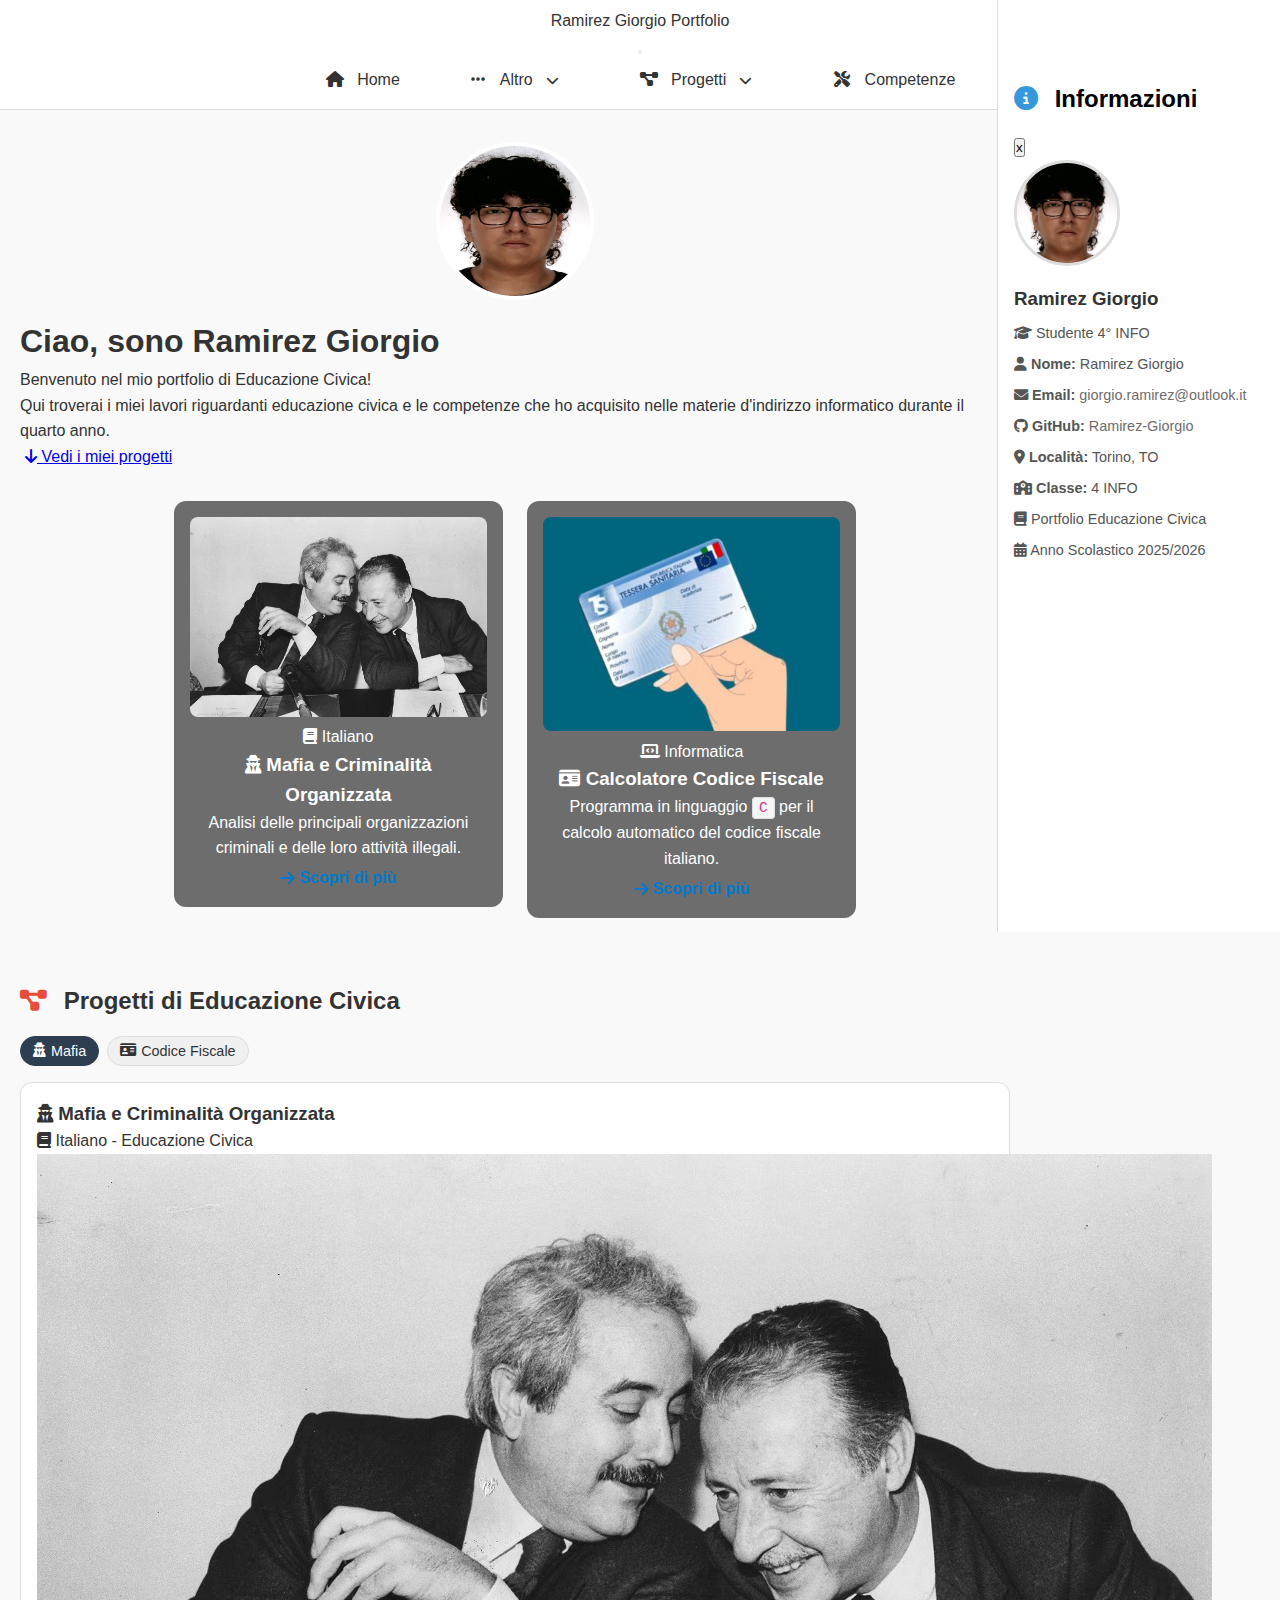
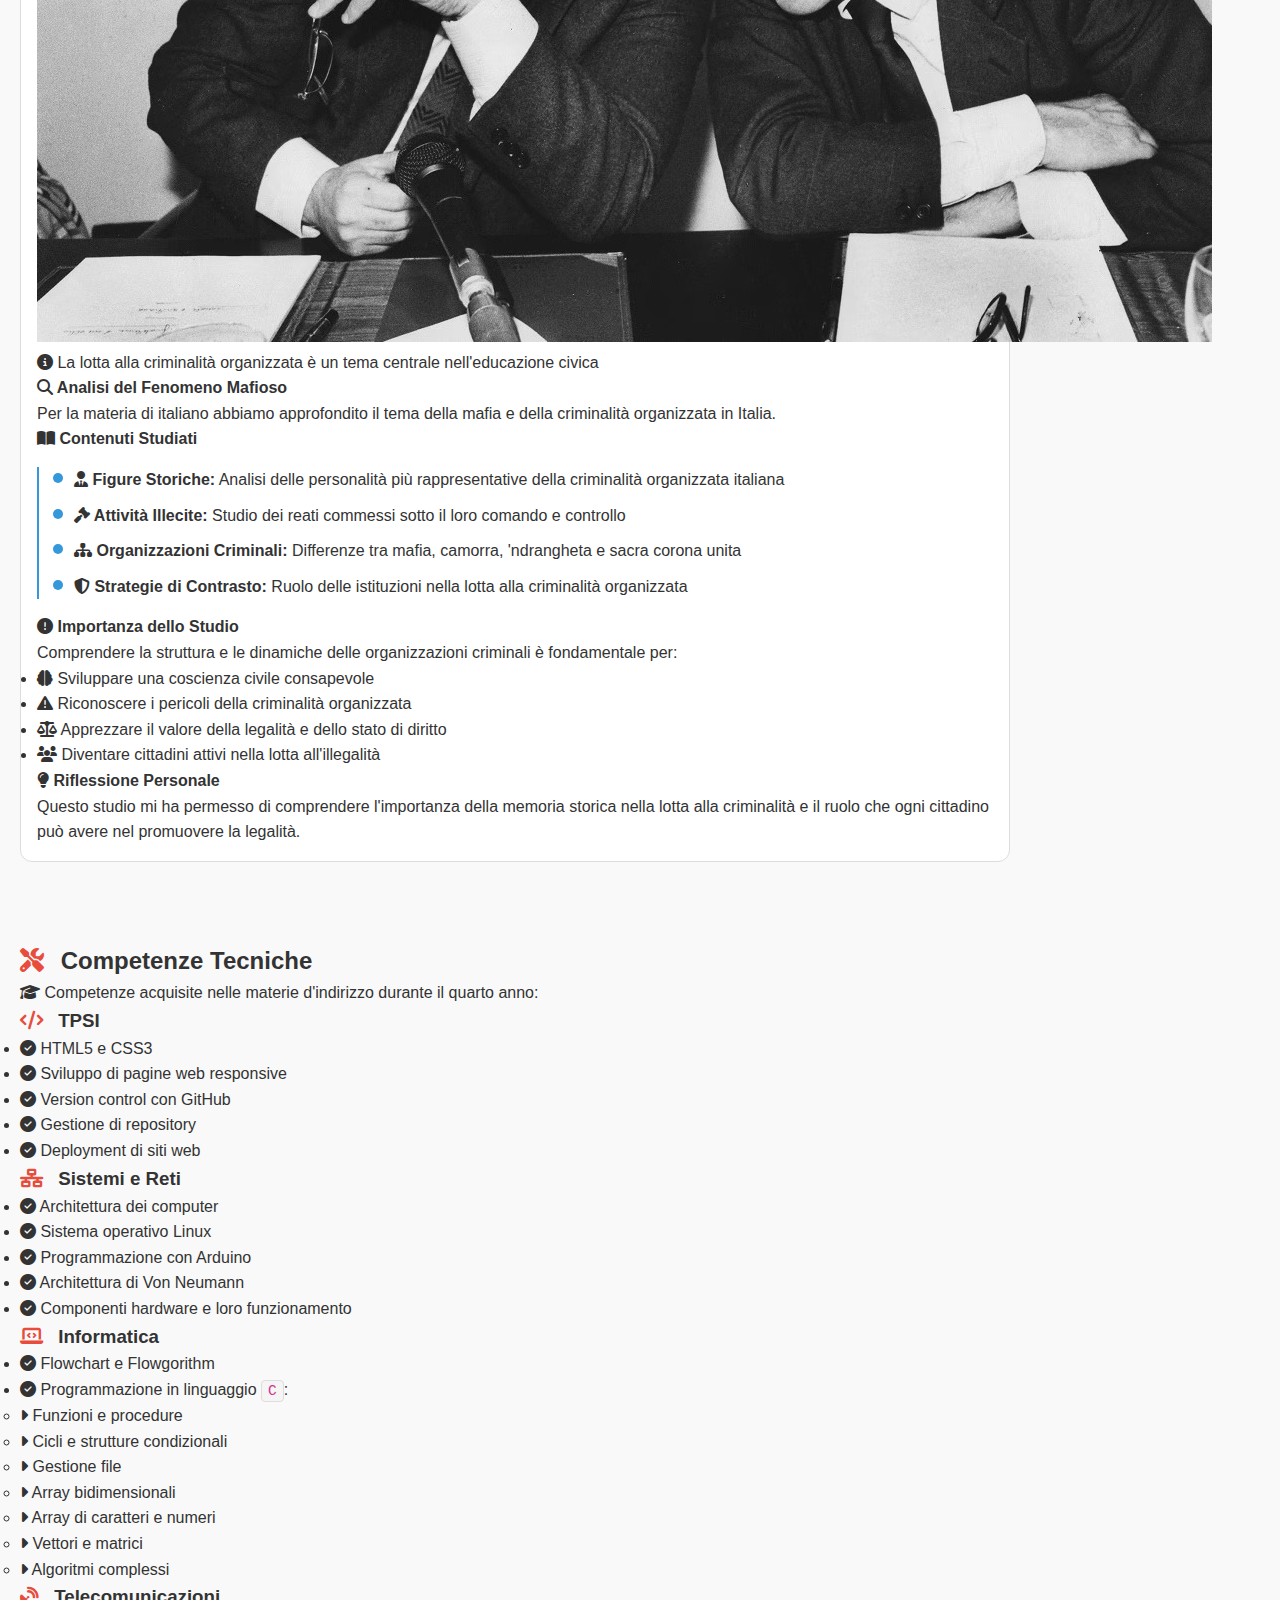
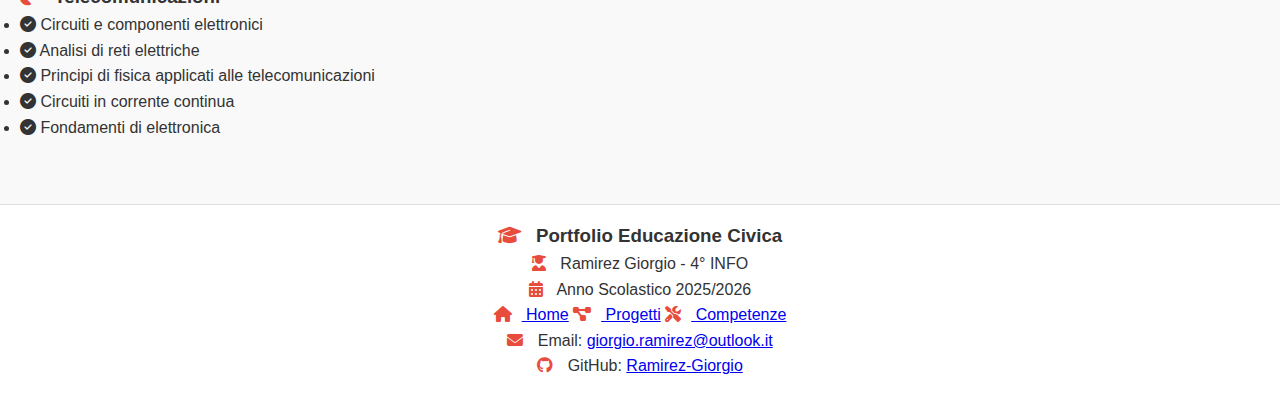
<file: pages/3info.html>
<!DOCTYPE html>
<html lang="it">
<head>
    <meta charset="UTF-8">
    <meta name="viewport" content="width=device-width, initial-scale=1.0">
    <meta name="description" content="Portfolio di educazione civica di Ramirez Giorgio - 4 INFO">
    <meta name="keywords" content="portfolio, educazione civica, mafia, codice fiscale, informatica">
    <title>Portfolio Educazione Civica - Ramirez Giorgio</title>
    <link rel="stylesheet" href="../style.css">
    <link rel="stylesheet" href="https://cdnjs.cloudflare.com/ajax/libs/font-awesome/6.4.0/css/all.min.css">
    <link rel="stylesheet" href="style3inf.css">
</head>
<body>
    <!-- Navbar -->
    <nav class="navbar">
        <div class="nav-container">
            <div class="logo">
                <span>Ramirez Giorgio Portfolio</span>
            </div>
            <button class="menu-toggle" aria-label="Apri/Chiudi menu">
                <span></span>
                <span></span>
                <span></span>
            </button>
            <ul class="nav-menu">
                <li><a href="../index.html"><i class="fas fa-home"></i> Home</a></li>
                <li class="dropdown">
                    <a href="#"><i class="fas fa-ellipsis-h"></i> Altro <i class="fas fa-chevron-down"></i></a>
                    <ul class="dropdown-content">
                        <li><a href="../pages/3info.html"><i class="fas fa-users"></i> 3 INFO</a></li>
                        <li><a href="../index.html"><i class="fas fa-user-graduate"></i> 4 INFO</a></li>
                    </ul>
                </li>
                <li class="dropdown">
                    <a href="#"><i class="fas fa-project-diagram"></i> Progetti <i class="fas fa-chevron-down"></i></a>
                    <ul class="dropdown-content">
                        <li><a href="#progetto1" class="project-link" data-target="progetto1"><i class="fas fa-user-secret"></i> Mafia</a></li>
                        <li><a href="#progetto2" class="project-link" data-target="progetto2"><i class="fas fa-id-card"></i> Codice Fiscale</a></li>
                    </ul>
                </li>
                <li><a href="#competenze"><i class="fas fa-tools"></i> Competenze</a></li>
            </ul>
        </div>
    </nav>
    
    <!-- Sidebar -->
    <aside class="sidebar">
        <div class="sidebar-content">
            <div class="sidebar-header">
                <h2><i class="fas fa-info-circle"></i> Informazioni</h2>
                <button class="sidebar-close" aria-label="Chiudi sidebar">x</button>
            </div>
            <div class="profile-mini">
                <img src="../images/IMG_4801.JPG" alt="Foto profilo di Ramirez Giorgio">
                <h3>Ramirez Giorgio</h3>
                <p><i class="fas fa-graduation-cap"></i> Studente 4° INFO</p>
            </div>
            <div class="contact-info">
                <p><strong><i class="fas fa-user"></i> Nome:</strong> Ramirez Giorgio</p>
                <p><strong><i class="fas fa-envelope"></i> Email:</strong> <a href="mailto:giorgio.ramirez@outlook.it">giorgio.ramirez@outlook.it</a></p>
                <p><strong><i class="fab fa-github"></i> GitHub:</strong> <a href="https://github.com/Ramirez-Giorgio" target="_blank" rel="noopener">Ramirez-Giorgio</a></p>
                <p><strong><i class="fas fa-map-marker-alt"></i> Località:</strong> Torino, TO</p>
                <p><strong><i class="fas fa-school"></i> Classe:</strong> 4 INFO</p>
            </div>
            <div class="sidebar-footer">
                <p><i class="fas fa-book"></i> Portfolio Educazione Civica</p>
                <p><i class="fas fa-calendar-alt"></i> Anno Scolastico 2025/2026</p>
            </div>
        </div>
    </aside>
    
    <!-- Overlay per sidebar su mobile -->
    <div class="sidebar-overlay"></div>

    <main>
        <!-- Sezione Home -->
        <section id="home" class="section">
            <div class="container">
                <div class="hero">
                    <div class="profile-box">
                        <img src="../images/IMG_4801.JPG" alt="Foto profilo di Ramirez Giorgio" class="profile-image">
                    </div>
                    <div class="hero-text">
                        <h1>Ciao, sono <span class="highlight">Ramirez Giorgio</span></h1>
                        <p class="subtitle"> Benvenuto nel mio portfolio di Educazione Civica!</p>
                        <p>Qui troverai i miei lavori riguardanti educazione civica e le competenze che ho acquisito nelle materie d'indirizzo informatico durante il quarto anno.</p>
                        <a href="#progetti" class="btn"><i class="fas fa-arrow-down"></i> Vedi i miei progetti</a>
                    </div>
                </div>
                
                <div class="teaser-container">
                    <div class="teaser">
                        <div class="teaser-item">
                            <div class="teaser-image-container">
                                <img src="../images/mafia.avif" alt="Studio sulla mafia e criminalità organizzata" class="teaser-image">
                                <div class="date-badge"><i class="fas fa-book"></i> Italiano</div>
                            </div>
                            <div class="teaser-content">
                                <h3><i class="fas fa-user-secret"></i> Mafia e Criminalità Organizzata</h3>
                                <p>Analisi delle principali organizzazioni criminali e delle loro attività illegali.</p>
                                <button class="teaser-link project-link" data-target="progetto1">
                                    <i class="fas fa-arrow-right"></i> Scopri di più
                                </button>
                            </div>
                        </div>
                        <div class="teaser-item">
                            <div class="teaser-image-container">
                                <img src="../images/codice-fiscale.jpg" alt="Calcolatore del codice fiscale in linguaggio C" class="teaser-image">
                                <div class="date-badge"><i class="fas fa-laptop-code"></i> Informatica</div>
                            </div>
                            <div class="teaser-content">
                                <h3><i class="fas fa-id-card"></i> Calcolatore Codice Fiscale</h3>
                                <p>Programma in linguaggio <code class="inline-code">C</code> per il calcolo automatico del codice fiscale italiano.</p>
                                <button class="teaser-link project-link" data-target="progetto2">
                                    <i class="fas fa-arrow-right"></i> Scopri di più
                                </button>
                            </div>
                        </div>
                    </div>
                </div>
            </div>
        </section>

        <!-- Sezione Progetti -->
        <section id="progetti" class="section section-alt">
            <div class="container">
                <h2 class="section-title"><i class="fas fa-project-diagram"></i> Progetti di Educazione Civica</h2>
                
                <!-- Navigazione progetti -->
                <div class="project-nav">
                    <button class="project-nav-btn active" data-target="progetto1">
                        <i class="fas fa-user-secret"></i> Mafia
                    </button>
                    <button class="project-nav-btn" data-target="progetto2">
                        <i class="fas fa-id-card"></i> Codice Fiscale
                    </button>
                </div>
                
                <!-- Progetto 1: Mafia -->
                <div id="progetto1" class="project active-project">
                    <div class="project-header">
                        <h3><i class="fas fa-user-secret"></i> Mafia e Criminalità Organizzata</h3>
                        <span class="project-tag"><i class="fas fa-book"></i> Italiano - Educazione Civica</span>
                    </div>
                    <div class="project-content">
                        <div class="project-image">
                            <img src="../images/mafia.avif" alt="Rappresentazione della criminalità organizzata">
                            <p class="image-caption"><i class="fas fa-info-circle"></i> La lotta alla criminalità organizzata è un tema centrale nell'educazione civica</p>
                        </div>
                        <div class="project-text">
                            <h4><i class="fas fa-search"></i> Analisi del Fenomeno Mafioso</h4>
                            <p>Per la materia di italiano abbiamo approfondito il tema della mafia e della criminalità organizzata in Italia.</p>
                            
                            <h4><i class="fas fa-book-open"></i> Contenuti Studiati</h4>
                            <ul class="timeline">
                                <li><strong><i class="fas fa-user-tie"></i> Figure Storiche:</strong> Analisi delle personalità più rappresentative della criminalità organizzata italiana</li>
                                <li><strong><i class="fas fa-gavel"></i> Attività Illecite:</strong> Studio dei reati commessi sotto il loro comando e controllo</li>
                                <li><strong><i class="fas fa-sitemap"></i> Organizzazioni Criminali:</strong> Differenze tra mafia, camorra, 'ndrangheta e sacra corona unita</li>
                                <li><strong><i class="fas fa-shield-alt"></i> Strategie di Contrasto:</strong> Ruolo delle istituzioni nella lotta alla criminalità organizzata</li>
                            </ul>
                            
                            <h4><i class="fas fa-exclamation-circle"></i> Importanza dello Studio</h4>
                            <p>Comprendere la struttura e le dinamiche delle organizzazioni criminali è fondamentale per:</p>
                            <ul>
                                <li><i class="fas fa-brain"></i> Sviluppare una coscienza civile consapevole</li>
                                <li><i class="fas fa-exclamation-triangle"></i> Riconoscere i pericoli della criminalità organizzata</li>
                                <li><i class="fas fa-balance-scale"></i> Apprezzare il valore della legalità e dello stato di diritto</li>
                                <li><i class="fas fa-users"></i> Diventare cittadini attivi nella lotta all'illegalità</li>
                            </ul>
                            
                            <div class="project-conclusion">
                                <h4><i class="fas fa-lightbulb"></i> Riflessione Personale</h4>
                                <p>Questo studio mi ha permesso di comprendere l'importanza della memoria storica nella lotta alla criminalità e il ruolo che ogni cittadino può avere nel promuovere la legalità.</p>
                            </div>
                        </div>
                    </div>
                </div>
                
                <!-- Progetto 2: Codice Fiscale -->
                <div id="progetto2" class="project">
                    <div class="project-header">
                        <h3><i class="fas fa-id-card"></i> Calcolatore di Codice Fiscale in C</h3>
                        <span class="project-tag"><i class="fas fa-laptop-code"></i> Informatica - Programmazione</span>
                    </div>
                    <div class="project-content">
                        <div class="project-image">
                            <img src="../images/codice-fiscale.jpg" alt="Esempio di codice fiscale italiano">
                            <p class="image-caption"><i class="fas fa-info-circle"></i> Il codice fiscale è un identificativo univoco per ogni cittadino italiano</p>
                        </div>
                        <div class="project-text">
                            <h4><i class="fas fa-code"></i> Progetto di Programmazione</h4>
                            <p>Per la materia di Informatica abbiamo sviluppato in linguaggio <code class="inline-code">C</code> un programma completo per il calcolo automatico del codice fiscale italiano.</p>
                            
                            <h4><i class="fas fa-cogs"></i> Funzionalità Implementate</h4>
                            <ul>
                                <li><i class="fas fa-check-circle"></i> Validazione dei dati anagrafici inseriti</li>
                                <li><i class="fas fa-calculator"></i> Calcolo delle parti del codice: cognome, nome, data di nascita, sesso, comune</li>
                                <li><i class="fas fa-file-alt"></i> Gestione dei file per la ricerca del codice catastale</li>
                                <li><i class="fas fa-key"></i> Calcolo del carattere di controllo finale</li>
                                <li><i class="fas fa-bug"></i> Gestione degli errori e validazione input</li>
                                <li><i class="fas fa-database"></i> Lettura da file dei comuni italiani</li>
                                <li><i class="fas fa-shield-alt"></i> Validazione date e controllo anni bisestili</li>
                            </ul>
                            
                            <h4><i class="fas fa-graduation-cap"></i> Competenze Sviluppate</h4>
                            <ul>
                                <li><i class="fas fa-c"></i> Programmazione strutturata in linguaggio <code class="inline-code">C</code></li>
                                <li><i class="fas fa-font"></i> Gestione avanzata di stringhe e array</li>
                                <li><i class="fas fa-database"></i> Lettura e scrittura su file</li>
                                <li><i class="fas fa-project-diagram"></i> Implementazione di algoritmi complessi</li>
                                <li><i class="fas fa-search"></i> Debugging e testing del software</li>
                                <li><i class="fas fa-calculator"></i> Calcoli matematici e manipolazione dati</li>
                                <li><i class="fas fa-file-code"></i> Gestione di strutture dati complesse</li>
                            </ul>
                            
                            <h4><i class="fas fa-file-code"></i> Codice Sorgente Completo</h4>
                            <p>Ecco il mio codice commentato che mostra come ho strutturato e implementato il programma completo:</p>
                            
                            <div class="code-container">
                                <div class="code-header">
                                    <h4 class="code-title"><i class="fas fa-file-code"></i> codice_fiscale.c (versione completa)</h4>
                                    <button class="copy-btn"><i class="far fa-copy"></i> Copia Codice</button>
                                </div>
<pre><code><span class="code-preprocessor">#include</span> <span class="code-string">&lt;stdio.h&gt;</span>
<span class="code-preprocessor">#include</span> <span class="code-string">&lt;string.h&gt;</span>
<span class="code-preprocessor">#include</span> <span class="code-string">&lt;ctype.h&gt;</span>

<span class="code-comment">// Funzione per verificare se un anno è bisestile</span>
<span class="code-keyword">int</span> <span class="code-function">ControlloAnno</span>(<span class="code-keyword">int</span> anno) {
    <span class="code-keyword">if</span> ((anno % <span class="code-number">4</span> == <span class="code-number">0</span> && anno % <span class="code-number">100</span> != <span class="code-number">0</span>) || (anno % <span class="code-number">400</span> == <span class="code-number">0</span>)) {
        <span class="code-keyword">return</span> <span class="code-number">1</span>; <span class="code-comment">// Anno bisestile</span>
    }
    <span class="code-keyword">return</span> <span class="code-number">0</span>; <span class="code-comment">// Non è bisestile</span>
}

<span class="code-comment">// Funzione per verificare se una data è valida</span>
<span class="code-keyword">int</span> <span class="code-function">ControlloData</span>(<span class="code-keyword">int</span> giorno, <span class="code-keyword">int</span> mese, <span class="code-keyword">int</span> anno) {
    <span class="code-keyword">if</span> (mese &lt; <span class="code-number">1</span> || mese &gt; <span class="code-number">12</span> || giorno &lt; <span class="code-number">1</span> || giorno &gt; <span class="code-number">31</span>) {
        <span class="code-keyword">return</span> <span class="code-number">0</span>; <span class="code-comment">// ridà 0 per la data non valida</span>   
    }

    <span class="code-keyword">if</span> ((mese == <span class="code-number">4</span> || mese == <span class="code-number">6</span> || mese == <span class="code-number">9</span> || mese == <span class="code-number">11</span>) && giorno &gt; <span class="code-number">30</span>) <span class="code-comment">// per i mesi che hanno 30 giorni</span> 
    {
        <span class="code-keyword">return</span> <span class="code-number">0</span>;
    }
    <span class="code-keyword">if</span> (mese == <span class="code-number">2</span>) {
        <span class="code-keyword">if</span> (ControlloAnno(anno)) {
            <span class="code-keyword">if</span> (giorno &gt; <span class="code-number">29</span>)<span class="code-comment">// Febbraio in anno bisestile</span>
            {
                <span class="code-keyword">return</span> <span class="code-number">0</span>;
            }; 
        } 
        <span class="code-keyword">else</span> {
            <span class="code-keyword">if</span> (giorno &gt; <span class="code-number">28</span>)<span class="code-comment">// Febbraio in anno non bisestile</span> 
            {
                <span class="code-keyword">return</span> <span class="code-number">0</span>;
            };
        }
    }
    <span class="code-keyword">return</span> <span class="code-number">1</span>; <span class="code-comment">// Data valida</span>
}

<span class="code-comment">// Funzione per estrarre le consonanti del cognome</span>
<span class="code-keyword">void</span> <span class="code-function">estraiCons</span>(<span class="code-keyword">const</span> <span class="code-keyword">char</span> *input, <span class="code-keyword">char</span> *consonanti, <span class="code-keyword">int</span> maxConsonanti) {
    <span class="code-keyword">int</span> consonantiTrovate = <span class="code-number">0</span>;<span class="code-comment">//lo inizializzo a 0</span>
    <span class="code-keyword">for</span> (<span class="code-keyword">int</span> i = <span class="code-number">0</span>; input[i] != <span class="code-string">'\0'</span> && consonantiTrovate &lt; maxConsonanti; i++) { <span class="code-comment">//for per fargli prendere le consonanti</span>
        <span class="code-keyword">char</span> c = <span class="code-function">toupper</span>(input[i]);<span class="code-comment">//mette tutto in maiscolo dentro il char c</span> 
        <span class="code-keyword">if</span> ((c &gt;= <span class="code-string">'A'</span> && c &lt;= <span class="code-string">'Z'</span>) && !(c == <span class="code-string">'A'</span> || c == <span class="code-string">'E'</span> || c == <span class="code-string">'I'</span> || c == <span class="code-string">'O'</span> || c == <span class="code-string">'U'</span>)) {
            consonanti[consonantiTrovate++] = c;
        }
    }
    <span class="code-keyword">while</span> (consonantiTrovate &lt; maxConsonanti) {
        consonanti[consonantiTrovate++] = <span class="code-string">'X'</span>; <span class="code-comment">// Riempie con 'X' se non ci sono abbastanza consonanti</span>
    }
    consonanti[consonantiTrovate] = <span class="code-string">'\0'</span>; <span class="code-comment">// Termina la stringa</span>
}

<span class="code-comment">// Funzione per calcolare le consonanti del nome</span>
<span class="code-keyword">int</span> <span class="code-function">calcolaNome</span>(<span class="code-keyword">char</span> nome[], <span class="code-keyword">char</span> codice_fiscale[]) {
    <span class="code-keyword">char</span> cons[<span class="code-number">25</span>] = {<span class="code-number">0</span>}, vocal[<span class="code-number">25</span>] = {<span class="code-number">0</span>};<span class="code-comment">//dichiaro l'array con dentro nulla</span>
    <span class="code-keyword">int</span> cont_cons = <span class="code-number">0</span>, cont_vocal = <span class="code-number">0</span>;<span class="code-comment">//i contatori che poi userò in 2 if</span>

    <span class="code-keyword">for</span> (<span class="code-keyword">int</span> i = <span class="code-number">0</span>; nome[i] != <span class="code-string">'\0'</span>; i++) {
        <span class="code-keyword">char</span> c = <span class="code-function">toupper</span>(nome[i]);<span class="code-comment">//come nel congnome metto tutto in mauscolo</span>
        <span class="code-keyword">if</span> ((c &gt;= <span class="code-string">'A'</span> && c &lt;= <span class="code-string">'Z'</span>)) { <span class="code-comment">//if per le lettere dalla A alla Z</span>
            <span class="code-keyword">if</span> (c == <span class="code-string">'A'</span> || c == <span class="code-string">'E'</span> || c == <span class="code-string">'I'</span> || c == <span class="code-string">'O'</span> || c == <span class="code-string">'U'</span>) {
                vocal[cont_vocal++] = c;<span class="code-comment">//se vocale A,E,I,O,U e il contatore aumenta</span>
            } <span class="code-keyword">else</span> {
                cons[cont_cons++] = c;<span class="code-comment">//stessa cosa ma per le consonanti</span>
            }
        }
    }

    <span class="code-keyword">if</span> (cont_cons &gt;= <span class="code-number">4</span>) {<span class="code-comment">// per i casi di 4 o più consonanti</span>
        codice_fiscale[<span class="code-number">3</span>] = cons[<span class="code-number">0</span>];
        codice_fiscale[<span class="code-number">4</span>] = cons[<span class="code-number">2</span>];
        codice_fiscale[<span class="code-number">5</span>] = cons[<span class="code-number">3</span>];
    } 
    <span class="code-keyword">else</span> <span class="code-keyword">if</span> (cont_cons == <span class="code-number">3</span>) {<span class="code-comment">//invece per 3</span>
        codice_fiscale[<span class="code-number">3</span>] = cons[<span class="code-number">0</span>];
        codice_fiscale[<span class="code-number">4</span>] = cons[<span class="code-number">1</span>];
        codice_fiscale[<span class="code-number">5</span>] = cons[<span class="code-number">2</span>];
    } 
    <span class="code-keyword">else</span> <span class="code-keyword">if</span> (cont_cons == <span class="code-number">2</span>) {<span class="code-comment">//per 2</span>
        codice_fiscale[<span class="code-number">3</span>] = cons[<span class="code-number">0</span>];
        codice_fiscale[<span class="code-number">4</span>] = cons[<span class="code-number">1</span>];
        codice_fiscale[<span class="code-number">5</span>] = vocal[<span class="code-number">0</span>];
    } 
    <span class="code-keyword">else</span> <span class="code-keyword">if</span> (cont_cons == <span class="code-number">1</span> && cont_vocal &gt;= <span class="code-number">2</span>) {<span class="code-comment">//qua se è 1 e allora prende anche 2 vocali</span>
        codice_fiscale[<span class="code-number">3</span>] = cons[<span class="code-number">0</span>];
        codice_fiscale[<span class="code-number">4</span>] = vocal[<span class="code-number">0</span>];
        codice_fiscale[<span class="code-number">5</span>] = vocal[<span class="code-number">1</span>];
    } 
    <span class="code-keyword">else</span> <span class="code-keyword">if</span> (cont_cons == <span class="code-number">1</span> && cont_vocal == <span class="code-number">1</span>) {<span class="code-comment">//stesso ma se c'è anche 1 sola vocale</span>
        codice_fiscale[<span class="code-number">3</span>] = cons[<span class="code-number">0</span>];
        codice_fiscale[<span class="code-number">4</span>] = vocal[<span class="code-number">0</span>];
        codice_fiscale[<span class="code-number">5</span>] = <span class="code-string">'X'</span>;<span class="code-comment">//per riempire il buco di 1 mette una x</span>
    } 
    <span class="code-keyword">else</span> <span class="code-keyword">if</span> (cont_cons == <span class="code-number">0</span> && cont_vocal &gt;= <span class="code-number">2</span>) {<span class="code-comment">//qua invece se sono direttamente solo 2 vocali</span>
        codice_fiscale[<span class="code-number">3</span>] = vocal[<span class="code-number">0</span>];
        codice_fiscale[<span class="code-number">4</span>] = vocal[<span class="code-number">1</span>];
        codice_fiscale[<span class="code-number">5</span>] = <span class="code-string">'X'</span>;<span class="code-comment">//quindi metterà pure qui una x</span>
    } <span class="code-keyword">else</span> {
        <span class="code-function">printf</span>(<span class="code-string">"Nome non valido.\n"</span>);<span class="code-comment">//se non soddisfa nulla</span>
        <span class="code-keyword">return</span> <span class="code-number">0</span>;
    }
    <span class="code-keyword">return</span> <span class="code-number">1</span>;<span class="code-comment">// se ci sono errori e non prende nulla allora ritornerà 1 nel main e terminerà tutto</span>
}

<span class="code-comment">// Funzione per calcolare la parte del codice fiscale relativa alla data</span>
<span class="code-keyword">void</span> <span class="code-function">calcolaData</span>(<span class="code-keyword">int</span> giorno, <span class="code-keyword">int</span> mese, <span class="code-keyword">int</span> anno, <span class="code-keyword">char</span> *cod_anno, <span class="code-keyword">char</span> *cod_mese, <span class="code-keyword">int</span> *cod_giorno) {
    *cod_anno = (anno % <span class="code-number">100</span>) / <span class="code-number">10</span> + <span class="code-string">'0'</span>; <span class="code-comment">// per far si che prende le Ultime due cifre dell'anno</span>
    *(cod_anno + <span class="code-number">1</span>) = (anno % <span class="code-number">10</span>) + <span class="code-string">'0'</span>;
    *(cod_anno + <span class="code-number">2</span>) = <span class="code-string">'\0'</span>;<span class="code-comment">//cosi non prende le prime 2 come nel caso 2008 non prende 20 ma prende 08</span>

    <span class="code-keyword">switch</span> (mese) {<span class="code-comment">//in base ad ogni caso il puntatore prende una lettera per il mese</span>
        <span class="code-keyword">case</span> <span class="code-number">1</span>: 
            *cod_mese = <span class="code-string">'A'</span>; 
            <span class="code-keyword">break</span>;
        <span class="code-keyword">case</span> <span class="code-number">2</span>:
            *cod_mese = <span class="code-string">'B'</span>; 
            <span class="code-keyword">break</span>;
        <span class="code-keyword">case</span> <span class="code-number">3</span>:
            *cod_mese = <span class="code-string">'C'</span>; 
            <span class="code-keyword">break</span>;
        <span class="code-keyword">case</span> <span class="code-number">4</span>: 
            *cod_mese = <span class="code-string">'D'</span>; 
            <span class="code-keyword">break</span>;
        <span class="code-keyword">case</span> <span class="code-number">5</span>: 
            *cod_mese = <span class="code-string">'E'</span>; 
            <span class="code-keyword">break</span>;
        <span class="code-keyword">case</span> <span class="code-number">6</span>: 
            *cod_mese = <span class="code-string">'H'</span>; 
            <span class="code-keyword">break</span>;
        <span class="code-keyword">case</span> <span class="code-number">7</span>: 
            *cod_mese = <span class="code-string">'L'</span>; 
            <span class="code-keyword">break</span>;
        <span class="code-keyword">case</span> <span class="code-number">8</span>: 
            *cod_mese = <span class="code-string">'M'</span>; 
            <span class="code-keyword">break</span>;
        <span class="code-keyword">case</span> <span class="code-number">9</span>: 
            *cod_mese = <span class="code-string">'P'</span>; 
            <span class="code-keyword">break</span>;
        <span class="code-keyword">case</span> <span class="code-number">10</span>: 
            *cod_mese = <span class="code-string">'R'</span>; 
            <span class="code-keyword">break</span>;
        <span class="code-keyword">case</span> <span class="code-number">11</span>: 
            *cod_mese = <span class="code-string">'S'</span>; 
            <span class="code-keyword">break</span>;
        <span class="code-keyword">case</span> <span class="code-number">12</span>: 
            *cod_mese = <span class="code-string">'T'</span>; 
            <span class="code-keyword">break</span>;
        <span class="code-keyword">default</span>: 
            *cod_mese = <span class="code-string">'X'</span>; 
            <span class="code-keyword">break</span>;
    }

    *cod_giorno = giorno;<span class="code-comment">// per il giorno il puntatore è uguale</span> 
}

<span class="code-comment">// Funzione per cercare il codice catastale del comune</span>
<span class="code-keyword">void</span> <span class="code-function">controllocomune</span>(<span class="code-keyword">char</span> *com, <span class="code-keyword">char</span> *comune) {
    FILE *fd = <span class="code-function">fopen</span>(<span class="code-string">"comuni_test.txt"</span>, <span class="code-string">"r"</span>);<span class="code-comment">//apre il file comuni</span>
    <span class="code-keyword">if</span> (fd == <span class="code-keyword">NULL</span>) {
        <span class="code-function">printf</span>(<span class="code-string">"Errore nell'apertura del file\n"</span>);
        <span class="code-keyword">return</span>;
    }

    <span class="code-keyword">char</span> record[<span class="code-number">100</span>];<span class="code-comment">//per immagazzinare temporaneamente i dati del comune di nscità</span>
    <span class="code-keyword">while</span> (<span class="code-function">fscanf</span>(fd, <span class="code-string">"%s"</span>, record) != EOF) {
        <span class="code-keyword">if</span> (<span class="code-function">strcmp</span>(comune, record) == <span class="code-number">0</span>) {
            <span class="code-function">fscanf</span>(fd, <span class="code-string">"%s"</span>, record);<span class="code-comment">//per comparare il nome del comine che viene inserito tutto in mucsolo</span>
            <span class="code-function">strncpy</span>(com, record, <span class="code-number">4</span>);<span class="code-comment">//nel caso vero prende il codice catastale di 4 cfre</span>
            com[<span class="code-number">4</span>] = <span class="code-string">'\0'</span>;
            <span class="code-keyword">break</span>;
        }
    }
    <span class="code-function">fclose</span>(fd);<span class="code-comment">//chiude il file quando finisce di prendere il codce catastale</span>
}

<span class="code-comment">// Funzione per calcolare il codice di controllo</span>
<span class="code-keyword">char</span> <span class="code-function">calcolaCodiceControllo</span>(<span class="code-keyword">char</span> codice_fiscale[]) {
    <span class="code-keyword">int</span> valori_dispari[<span class="code-number">26</span>] = {<span class="code-number">1</span>, <span class="code-number">0</span>, <span class="code-number">5</span>, <span class="code-number">7</span>, <span class="code-number">9</span>, <span class="code-number">13</span>, <span class="code-number">15</span>, <span class="code-number">17</span>, <span class="code-number">19</span>, <span class="code-number">21</span>, <span class="code-number">2</span>, <span class="code-number">4</span>, <span class="code-number">18</span>, <span class="code-number">20</span>, <span class="code-number">11</span>, <span class="code-number">3</span>, <span class="code-number">6</span>, <span class="code-number">8</span>, <span class="code-number">12</span>, <span class="code-number">14</span>, <span class="code-number">16</span>, <span class="code-number">10</span>, <span class="code-number">22</span>, <span class="code-number">25</span>, <span class="code-number">24</span>, <span class="code-number">23</span>};
    <span class="code-keyword">int</span> valori_pari[<span class="code-number">26</span>] = {<span class="code-number">0</span>, <span class="code-number">1</span>, <span class="code-number">2</span>, <span class="code-number">3</span>, <span class="code-number">4</span>, <span class="code-number">5</span>, <span class="code-number">6</span>, <span class="code-number">7</span>, <span class="code-number">8</span>, <span class="code-number">9</span>, <span class="code-number">10</span>, <span class="code-number">11</span>, <span class="code-number">12</span>, <span class="code-number">13</span>, <span class="code-number">14</span>, <span class="code-number">15</span>, <span class="code-number">16</span>, <span class="code-number">17</span>, <span class="code-number">18</span>, <span class="code-number">19</span>, <span class="code-number">20</span>, <span class="code-number">21</span>, <span class="code-number">22</span>, <span class="code-number">23</span>, <span class="code-number">24</span>, <span class="code-number">25</span>};

    <span class="code-keyword">int</span> somma = <span class="code-number">0</span>;<span class="code-comment">//lo inizializzo a 0</span>
    <span class="code-keyword">for</span> (<span class="code-keyword">int</span> i = <span class="code-number">0</span>; i &lt; <span class="code-number">15</span>; i++) {
        <span class="code-keyword">char</span> c = <span class="code-function">toupper</span>(codice_fiscale[i]);
        <span class="code-keyword">if</span> (i % <span class="code-number">2</span> == <span class="code-number">0</span>) { <span class="code-comment">// Posizione dispari</span>
            <span class="code-keyword">if</span> (c &gt;= <span class="code-string">'0'</span> && c &lt;= <span class="code-string">'9'</span>) somma += valori_dispari[c - <span class="code-string">'0'</span>];
            <span class="code-keyword">else</span> somma += valori_dispari[c - <span class="code-string">'A'</span>];
        } <span class="code-keyword">else</span> { <span class="code-comment">// Posizione pari</span>
            <span class="code-keyword">if</span> (c &gt;= <span class="code-string">'0'</span> && c &lt;= <span class="code-string">'9'</span>) somma += valori_pari[c - <span class="code-string">'0'</span>];
            <span class="code-keyword">else</span> somma += valori_pari[c - <span class="code-string">'A'</span>];
        }
    }
    <span class="code-keyword">return</span> <span class="code-string">'A'</span> + (somma % <span class="code-number">26</span>); <span class="code-comment">// Codice di controllo</span>
}

<span class="code-comment">// Funzione main</span>
<span class="code-keyword">int</span> <span class="code-function">main</span>() {
    <span class="code-keyword">char</span> cognomi[<span class="code-number">100</span>], nomi[<span class="code-number">100</span>], comune[<span class="code-number">100</span>];<span class="code-comment">//gli array di char usati</span>
    <span class="code-keyword">char</span> codice_fiscale[<span class="code-number">16</span>] = {<span class="code-number">0</span>}, consonantiCognome[<span class="code-number">4</span>] = {<span class="code-number">0</span>};<span class="code-comment">//inizializzati a 0 all'interno</span>
    <span class="code-keyword">char</span> cod_anno[<span class="code-number">3</span>], cod_mese;<span class="code-comment">//array per anno e mese che in base all'int inserito verrà messa una lettera</span>
    <span class="code-keyword">int</span> giorno, mese, anno, cod_giorno;<span class="code-comment">//per prendere la data in intero quando viene inserita</span>

    <span class="code-function">printf</span>(<span class="code-string">"Inserisci i cognomi (separati da spazi): "</span>);<span class="code-comment">//inserisce il cognome</span>
    <span class="code-function">fgets</span>(cognomi, <span class="code-keyword">sizeof</span>(cognomi), stdin);
    cognomi[<span class="code-function">strcspn</span>(cognomi, <span class="code-string">"\n"</span>)] = <span class="code-string">'\0'</span>;

    <span class="code-function">printf</span>(<span class="code-string">"Inserisci i nomi (separati da spazi): "</span>);<span class="code-comment">//inserisce il noem</span>
    <span class="code-function">fgets</span>(nomi, <span class="code-keyword">sizeof</span>(nomi), stdin);
    nomi[<span class="code-function">strcspn</span>(nomi, <span class="code-string">"\n"</span>)] = <span class="code-string">'\0'</span>;

    <span class="code-function">printf</span>(<span class="code-string">"Inserisci la data di nascita (gg/mm/aaaa): "</span>);<span class="code-comment">//inserisce la data</span> 
    <span class="code-keyword">char</span> data_input[<span class="code-number">20</span>];
    <span class="code-function">fgets</span>(data_input, <span class="code-keyword">sizeof</span>(data_input), stdin);
    <span class="code-keyword">if</span> (<span class="code-function">sscanf</span>(data_input, <span class="code-string">"%d/%d/%d"</span>, &giorno, &mese, &anno) != <span class="code-number">3</span>) {
        <span class="code-function">printf</span>(<span class="code-string">"Formato data non valido.\n"</span>);
        <span class="code-keyword">return</span> <span class="code-number">1</span>;
    }

    <span class="code-function">printf</span>(<span class="code-string">"Inserisci il sesso (M/F): "</span>);<span class="code-comment">//inserisce il genere</span>
    <span class="code-keyword">char</span> sesso_input[<span class="code-number">10</span>];
    <span class="code-function">fgets</span>(sesso_input, <span class="code-keyword">sizeof</span>(sesso_input), stdin);
    <span class="code-keyword">char</span> sesso = <span class="code-function">toupper</span>(sesso_input[<span class="code-number">0</span>]); <span class="code-comment">// Prende il primo carattere e lo converte in maiuscolo</span>
    <span class="code-keyword">if</span> (sesso != <span class="code-string">'M'</span> && sesso != <span class="code-string">'F'</span>) {
        <span class="code-function">printf</span>(<span class="code-string">"Sesso non valido.\n"</span>);
        <span class="code-keyword">return</span> <span class="code-number">1</span>;
    }

    <span class="code-function">printf</span>(<span class="code-string">"Inserisci il nome del comune di nascita' (tutto maiuscolo): "</span>);<span class="code-comment">//inserisci il comune di nascità</span>
    <span class="code-function">fgets</span>(comune, <span class="code-keyword">sizeof</span>(comune), stdin);
    comune[<span class="code-function">strcspn</span>(comune, <span class="code-string">"\n"</span>)] = <span class="code-string">'\0'</span>;

    <span class="code-comment">// Calcolo del codice fiscale</span>
    <span class="code-function">estraiCons</span>(cognomi, consonantiCognome, <span class="code-number">3</span>);<span class="code-comment">//richiamo della funzione per le cononanti nel cognome</span>
    <span class="code-keyword">if</span> (!<span class="code-function">calcolaNome</span>(nomi, codice_fiscale)) {
        <span class="code-keyword">return</span> <span class="code-number">1</span>;
    }
    <span class="code-function">calcolaData</span>(giorno, mese, anno, cod_anno, &cod_mese, &cod_giorno);<span class="code-comment">//richiamo della funzione per la data</span>
    <span class="code-keyword">if</span> (sesso == <span class="code-string">'F'</span> || sesso == <span class="code-string">'f'</span>) <span class="code-comment">//per il genere</span> {
        cod_giorno += <span class="code-number">40</span>;
    }

    <span class="code-function">controllocomune</span>(codice_fiscale + <span class="code-number">11</span>, comune);<span class="code-comment">//richiamo della funzione per il comune</span> 

    <span class="code-comment">// Costruzione del codice fiscale</span>
    <span class="code-function">strncpy</span>(codice_fiscale, consonantiCognome, <span class="code-number">3</span>); <span class="code-comment">// Copia le prime 3 consonanti del cognome</span>
    codice_fiscale[<span class="code-number">6</span>] = cod_anno[<span class="code-number">0</span>]; <span class="code-comment">// Inserisci la prima cifra dell'anno</span>
    codice_fiscale[<span class="code-number">7</span>] = cod_anno[<span class="code-number">1</span>]; <span class="code-comment">// Inserisci la seconda cifra dell'anno</span>
    codice_fiscale[<span class="code-number">8</span>] = cod_mese; <span class="code-comment">// Inserisci il codice del mese</span>
    codice_fiscale[<span class="code-number">9</span>] = (cod_giorno / <span class="code-number">10</span>) + <span class="code-string">'0'</span>; <span class="code-comment">// Inserisci la prima cifra del giorno</span>
    codice_fiscale[<span class="code-number">10</span>] = (cod_giorno % <span class="code-number">10</span>) + <span class="code-string">'0'</span>; <span class="code-comment">// Inserisci la seconda cifra del giorno</span>
    codice_fiscale[<span class="code-number">15</span>] = <span class="code-function">calcolaCodiceControllo</span>(codice_fiscale); <span class="code-comment">// Calcola e inserisci il codice di controllo</span>
    codice_fiscale[<span class="code-number">16</span>] = <span class="code-string">'\0'</span>; <span class="code-comment">// Termina la stringa</span>

    <span class="code-comment">// Stampa il codice fiscale</span>
    <span class="code-function">printf</span>(<span class="code-string">"Codice Fiscale: %s\n"</span>, codice_fiscale);

    <span class="code-keyword">return</span> <span class="code-number">0</span>;
}</code></pre>
                            </div>
                            
                            <div class="project-conclusion">
                                <h4><i class="fas fa-rocket"></i> Apprendimento e Sviluppo</h4>
                                <p>Questo progetto mi ha permesso di applicare concretamente le conoscenze di programmazione <code class="inline-code">C</code> acquisite durante l'anno, sviluppando un'applicazione pratica e funzionale che risolve un problema reale. Ho implementato algoritmi complessi per il calcolo del codice fiscale, gestito file di dati, validato input utente e creato un'interfaccia utente semplice ma efficace.</p>
                            </div>
                        </div>
                    </div>
                </div>
            </div>
        </section>

        <!-- Sezione Competenze -->
        <section id="competenze" class="section">
            <div class="container">
                <h2 class="section-title"><i class="fas fa-tools"></i> Competenze Tecniche</h2>
                <p class="section-subtitle"><i class="fas fa-graduation-cap"></i> Competenze acquisite nelle materie d'indirizzo durante il quarto anno:</p>
                
                <div class="skills-container">
                    <div class="skill-card">
                        <div class="skill-header">
                            <h3><i class="fas fa-code"></i> TPSI</h3>
                        </div>
                        <ul class="skill-list">
                            <li><i class="fas fa-check-circle"></i> HTML5 e CSS3</li>
                            <li><i class="fas fa-check-circle"></i> Sviluppo di pagine web responsive</li>
                            <li><i class="fas fa-check-circle"></i> Version control con GitHub</li>
                            <li><i class="fas fa-check-circle"></i> Gestione di repository</li>
                            <li><i class="fas fa-check-circle"></i> Deployment di siti web</li>
                        </ul>
                    </div>
                    
                    <div class="skill-card">
                        <div class="skill-header">
                            <h3><i class="fas fa-network-wired"></i> Sistemi e Reti</h3>
                        </div>
                        <ul class="skill-list">
                            <li><i class="fas fa-check-circle"></i> Architettura dei computer</li>
                            <li><i class="fas fa-check-circle"></i> Sistema operativo Linux</li>
                            <li><i class="fas fa-check-circle"></i> Programmazione con Arduino</li>
                            <li><i class="fas fa-check-circle"></i> Architettura di Von Neumann</li>
                            <li><i class="fas fa-check-circle"></i> Componenti hardware e loro funzionamento</li>
                        </ul>
                    </div>
                    
                    <div class="skill-card">
                        <div class="skill-header">
                            <h3><i class="fas fa-laptop-code"></i> Informatica</h3>
                        </div>
                        <ul class="skill-list">
                            <li><i class="fas fa-check-circle"></i> Flowchart e Flowgorithm</li>
                            <li><i class="fas fa-check-circle"></i> Programmazione in linguaggio <code class="inline-code">C</code>:
                                <ul class="skill-sublist">
                                    <li><i class="fas fa-caret-right"></i> Funzioni e procedure</li>
                                    <li><i class="fas fa-caret-right"></i> Cicli e strutture condizionali</li>
                                    <li><i class="fas fa-caret-right"></i> Gestione file</li>
                                    <li><i class="fas fa-caret-right"></i> Array bidimensionali</li>
                                    <li><i class="fas fa-caret-right"></i> Array di caratteri e numeri</li>
                                    <li><i class="fas fa-caret-right"></i> Vettori e matrici</li>
                                    <li><i class="fas fa-caret-right"></i> Algoritmi complessi</li>
                                </ul>
                            </li>
                        </ul>
                    </div>
                    
                    <div class="skill-card">
                        <div class="skill-header">
                            <h3><i class="fas fa-satellite-dish"></i> Telecomunicazioni</h3>
                        </div>
                        <ul class="skill-list">
                            <li><i class="fas fa-check-circle"></i> Circuiti e componenti elettronici</li>
                            <li><i class="fas fa-check-circle"></i> Analisi di reti elettriche</li>
                            <li><i class="fas fa-check-circle"></i> Principi di fisica applicati alle telecomunicazioni</li>
                            <li><i class="fas fa-check-circle"></i> Circuiti in corrente continua</li>
                            <li><i class="fas fa-check-circle"></i> Fondamenti di elettronica</li>
                        </ul>
                    </div>
                </div>
            </div>
        </section>
    </main>

    <!-- Footer -->
    <footer>
        <div class="footer-container">
            <div class="footer-info">
                <h3><i class="fas fa-graduation-cap"></i> Portfolio Educazione Civica</h3>
                <p><i class="fas fa-user-graduate"></i> Ramirez Giorgio - 4° INFO</p>
                <p><i class="fas fa-calendar-alt"></i> Anno Scolastico 2025/2026</p>
            </div>
            <div class="footer-links">
                <a href="#home"><i class="fas fa-home"></i> Home</a>
                <a href="#progetti"><i class="fas fa-project-diagram"></i> Progetti</a>
                <a href="#competenze"><i class="fas fa-tools"></i> Competenze</a>
            </div>
            <div class="footer-contact">
                <p><i class="fas fa-envelope"></i> Email: <a href="mailto:giorgio.ramirez@outlook.it">giorgio.ramirez@outlook.it</a></p>
                <p><i class="fab fa-github"></i> GitHub: <a href="https://github.com/Ramirez-Giorgio" target="_blank" rel="noopener">Ramirez-Giorgio</a></p>
            </div>
        </div>
        <div class="footer-copyright">
        </div>
    </footer>

    <script src="script3inf.js"></script>
</body>
</html>
</file>
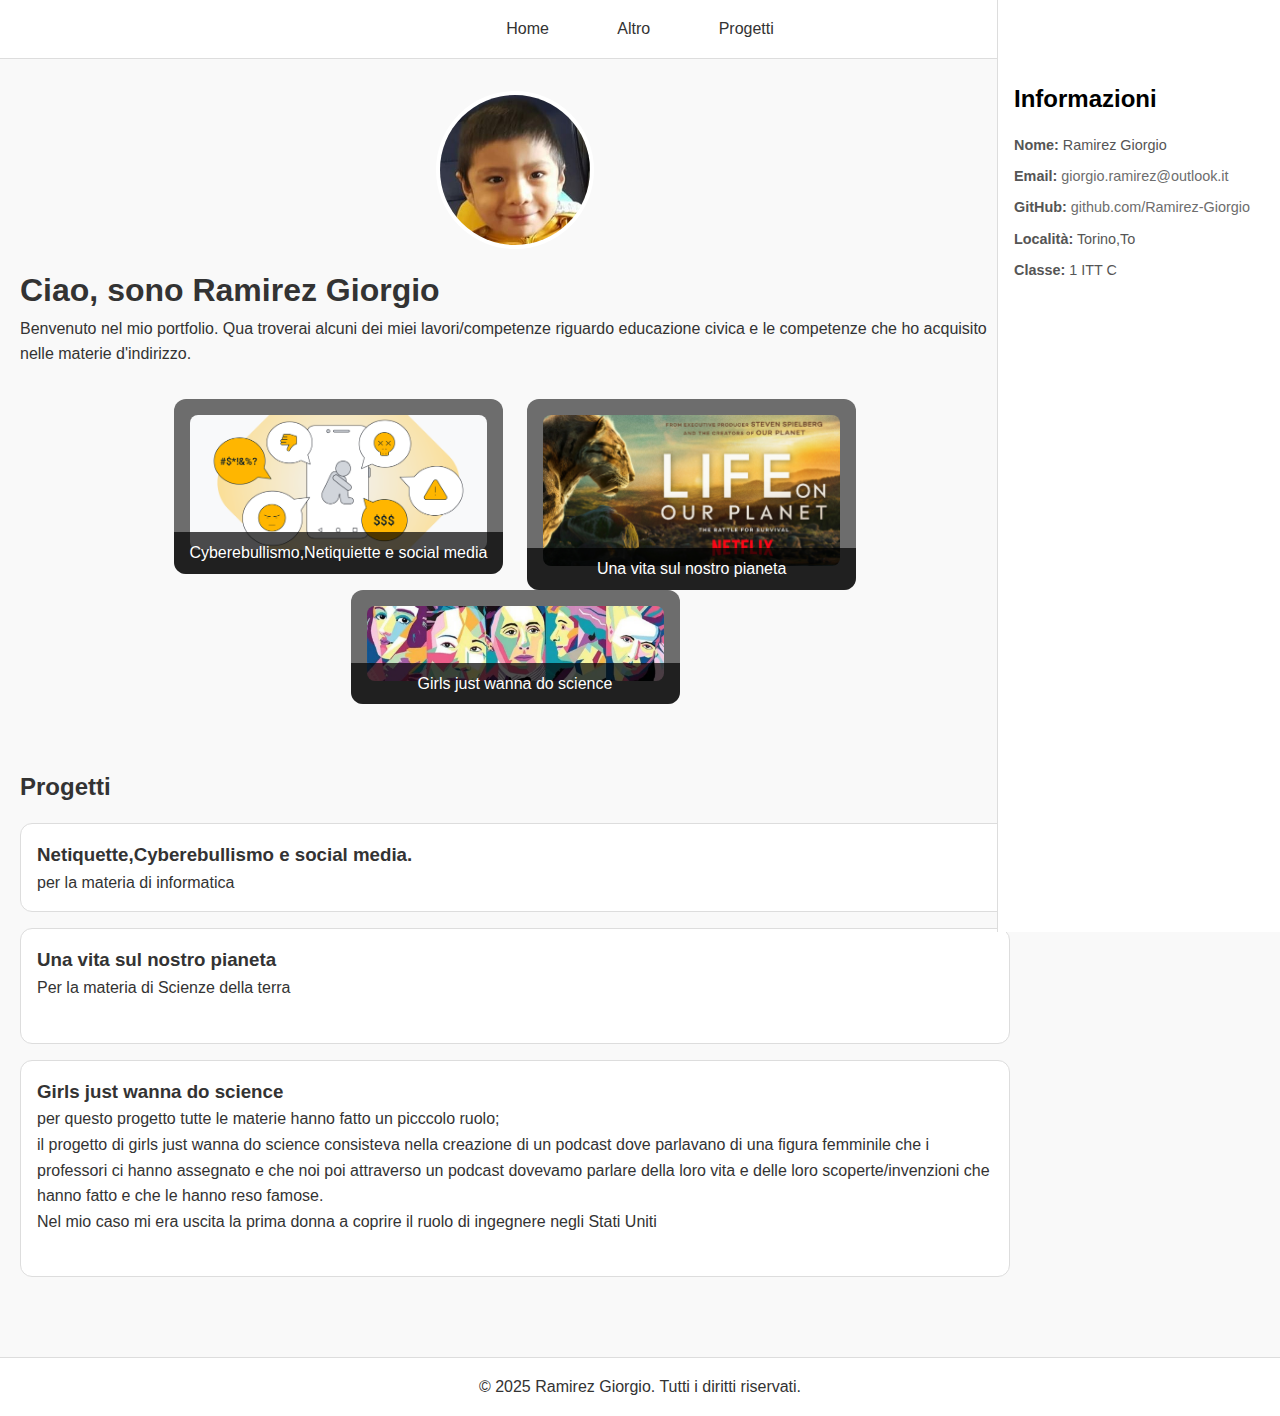
<file: pages/pagina_ittc1.html>
<!DOCTYPE html>
<html lang="it">
<head>
    <meta charset="UTF-8">
    <meta name="viewport" content="width=device-width, initial-scale=1.0">
    <title>Il Mio Portfolio-1 ITT C</title>
    <link rel="stylesheet" href="../style.css">
</head>
<body>
    <div class="navbar">
        <ul>
            <li><a href="../index.html">Home</a></li>
            <li class="dropdown">
                <a href="#altro">Altro</a>
                <ul class="dropdown-content">
                    <li><a href="../index.html">3 INFO</a></li>
                    <li><a href="../pages/pagina_ittc2.html">2 ITT C</a></li>
                    <li><a href="../pages/pagina_ittc1.html">1 ITT C</a></li>
                </ul>
            </li>
            <li class="dropdown">
                <a href="#progetti">Progetti</a>
                <ul class="dropdown-content">
                    <li><a href="#progetto1">Netiquette</a></li>
                    <li><a href="#progetto2">una vita sul nostro pianeta</a></li>
                    <li><a href="#progetto3">girls just wanna do science</a></li>
                </ul>
            </li>
        </ul>
    </div>
    
    <div class="sidebar">
        <div class="sidebar-content">
            <h2>Informazioni</h2>
            <p><strong>Nome:</strong> Ramirez Giorgio</p>
            <p><strong>Email:</strong> <a href="mailto:giorgio.ramirez@outlook.it">giorgio.ramirez@outlook.it</a></p>
            <p><strong>GitHub:</strong> <a href="https://github.com/Ramirez-Giorgio" target="_blank">github.com/Ramirez-Giorgio</a></p>
            <p><strong>Località:</strong> Torino,To</p>
            <p><strong>Classe:</strong> 1 ITT C</p>
        </div>
    </div>

    <div id="home" class="section">
        <div class="container">
            <div class="profile-box">
                <img src="../images/pfp2.jpg" alt="La tua foto" class="profile-image">
            </div>
            <h1>Ciao, sono Ramirez Giorgio</h1>
            <p>Benvenuto nel mio portfolio. Qua troverai alcuni dei miei lavori/competenze riguardo educazione civica e le competenze che ho acquisito nelle materie d'indirizzo.</p>
            <div class="teaser">
                <div class="teaser-item">
                    <img src="../images/ciberbullismonetiquette.webp" alt="Netiquette,Cyberebullismo e social media." class="teaser-image">
                    <div class="teaser-text">Cyberebullismo,Netiquiette e social media</div>
                </div>
                <div class="teaser-item">
                    <img src="../images/lifeonplanet.png" alt="una vita sul nostro pianeta" class="teaser-image">
                    <div class="teaser-text">Una vita sul nostro pianeta</div>
                </div>
                <div class="teaser-item">
                    <img src="../images/podcast.jpg" alt="Girls just wanna do science" class="teaser-image">
                    <div class="teaser-text">Girls just wanna do science</div>
                </div>
            </div>
        </div>
    </div>

    <div id="progetti" class="section">
        <div class="container">
            <h2>Progetti</h2>
            <div id="progetto1" class="project">
                <h3>Netiquette,Cyberebullismo e social media.</h3>
                <p>per la materia di informatica</p>
            </div>
            <div id="progetto2" class="project">
                <h3>Una vita sul nostro pianeta</h3>
                <p>Per la materia di Scienze della terra</p>
                <br>
            </div>
            <div id="progetto3" class="project">
                <h3>Girls just wanna do science</h3>
                <p>per questo progetto tutte le materie hanno fatto un picccolo ruolo;<br>
                    il progetto di girls just wanna do science consisteva nella creazione di un podcast dove parlavano di una figura femminile che i professori ci hanno assegnato e che noi poi attraverso un podcast dovevamo parlare della loro vita e delle loro scoperte/invenzioni che hanno fatto e che le hanno reso famose.<br>
                    Nel mio caso mi era uscita la prima donna a coprire il ruolo di ingegnere negli Stati Uniti
                </p>
                <br>
            </div>
        </div>
    </div>
    <footer>
        <p>&copy; 2025 Ramirez Giorgio. Tutti i diritti riservati.</p>
    </footer>
</body>
</html>
</file>
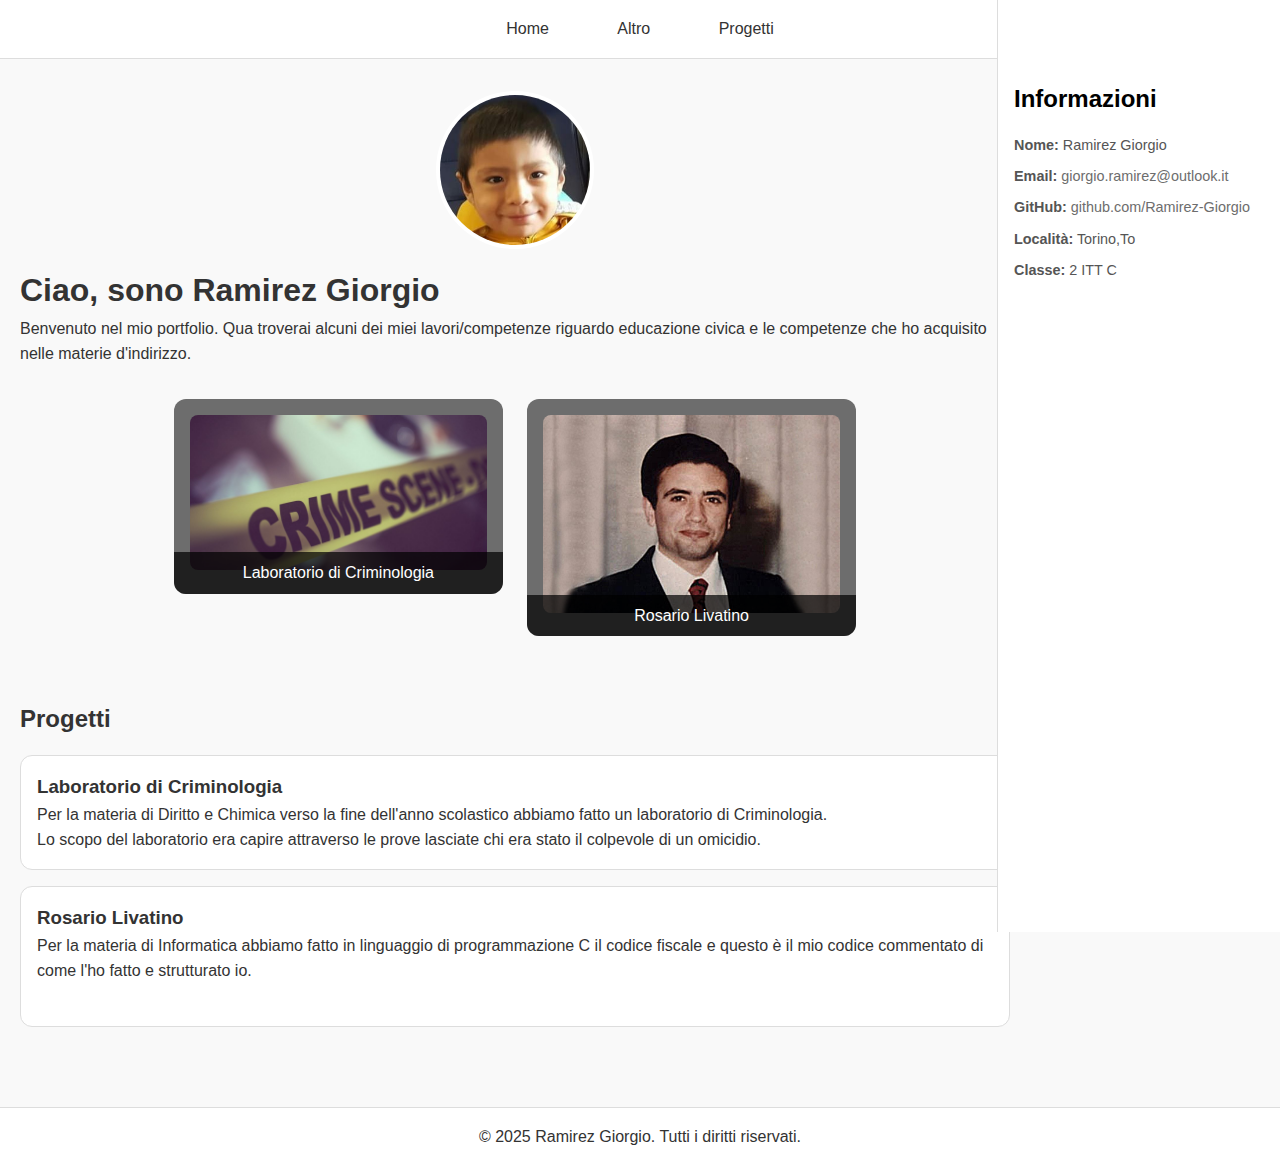
<file: pages/pagina_ittc2.html>
<!DOCTYPE html>
<html lang="it">
<head>
    <meta charset="UTF-8">
    <meta name="viewport" content="width=device-width, initial-scale=1.0">
    <title>Il Mio Portfolio-2 ITT C</title>
    <link rel="stylesheet" href="../style.css">
</head>
<body>
    <div class="navbar">
        <ul>
            <li><a href="../index.html">Home</a></li>
            <li class="dropdown">
                <a href="#altro">Altro</a>
                <ul class="dropdown-content">
                    <li><a href="../index.html">3 INFO</a></li>
                    <li><a href="../pages/pagina_ittc2.html">2 ITT C</a></li>
                    <li><a href="../pages/pagina_ittc1.html">1 ITT C</a></li>
                </ul>
            </li>
            <li class="dropdown">
                <a href="#progetti">Progetti</a>
                <ul class="dropdown-content">
                    <li><a href="#progetto1">Laboratorio di Criminologia</a></li>
                    <li><a href="#progetto2">Rosario Livatino</a></li>
                </ul>
            </li>
        </ul>
    </div>
    
    <div class="sidebar">
        <div class="sidebar-content">
            <h2>Informazioni</h2>
            <p><strong>Nome:</strong> Ramirez Giorgio</p>
            <p><strong>Email:</strong> <a href="mailto:giorgio.ramirez@outlook.it">giorgio.ramirez@outlook.it</a></p>
            <p><strong>GitHub:</strong> <a href="https://github.com/Ramirez-Giorgio" target="_blank">github.com/Ramirez-Giorgio</a></p>
            <p><strong>Località:</strong> Torino,To</p>
            <p><strong>Classe:</strong> 2 ITT C</p>
        </div>
    </div>

    <div id="home" class="section">
        <div class="container">
            <div class="profile-box">
                <img src="../images/pfp2.jpg" alt="La tua foto" class="profile-image">
            </div>
            <h1>Ciao, sono Ramirez Giorgio</h1>
            <p>Benvenuto nel mio portfolio. Qua troverai alcuni dei miei lavori/competenze riguardo educazione civica e le competenze che ho acquisito nelle materie d'indirizzo.</p>
            <div class="teaser">
                <div class="teaser-item">
                    <img src="../images/criminologia.jpeg" alt="Mafia" class="teaser-image">
                    <div class="teaser-text">Laboratorio di Criminologia</div>
                </div>
                <div class="teaser-item">
                    <img src="../images/rosariolivatino.jpg" alt="Codice Fiscale" class="teaser-image">
                    <div class="teaser-text">Rosario Livatino</div>
                </div>
            </div>
        </div>
    </div>

    <div id="progetti" class="section">
        <div class="container">
            <h2>Progetti</h2>
            <div id="progetto1" class="project">
                <h3>Laboratorio di Criminologia</h3>
                <p>Per la materia di Diritto e Chimica verso la fine dell'anno scolastico abbiamo fatto un laboratorio di Criminologia.<br>
                    Lo scopo del laboratorio era capire attraverso le prove lasciate chi era stato il colpevole di un omicidio.<br>
                </p>
            </div>
            <div id="progetto2" class="project">
                <h3>Rosario Livatino</h3>
                <p>Per la materia di Informatica abbiamo fatto in linguaggio di programmazione C il codice fiscale e questo è il mio codice commentato di come l'ho fatto e strutturato io.</p>
                <br>
            </div>
        </div>
    </div>
    <footer>
        <p>&copy; 2025 Ramirez Giorgio. Tutti i diritti riservati.</p>
    </footer>
</body>
</html>
</file>
<file: style.css>
* {
    margin: 0;
    padding: 0;
}

body {
    font-family: -apple-system, BlinkMacSystemFont, "Segoe UI", Roboto, "Helvetica Neue", Arial, sans-serif;
    line-height: 1.6;
    color: #333;
    background-color: #f9f9f9;
    margin: 0;
    padding: 0;
}

.navbar {
    background-color: #fff;
    border-bottom: 1px solid #ddd;
    padding: 0.5rem 1rem;
    text-align: center;
}

.navbar ul {
    list-style: none;
    padding: 0;
    margin: 0;
}

.navbar ul li {
    display: inline-block;
    margin: 0 1rem;
}

.navbar ul li a {
    text-decoration: none;
    color: #333;
    font-weight: 500;
    font-size: 1rem;
    padding: 0.5rem 1rem;
    display: block;
}

.navbar ul li a:hover {
    background-color: #f4f4f4;
    border-radius: 8px;
}

.dropdown {
    position: relative;
}

.dropdown-content {
    display: none;
    position: absolute;
    background-color: #fff;
    border: 1px solid #ddd;
    border-radius: 8px;
    padding: 0.5rem;
    top: 100%;
    left: 50%;
    transform: translateX(-50%);
}

.dropdown:hover .dropdown-content {
    display: block;
}

.dropdown-content li {
    margin: 0.5rem 0;
}

.dropdown-content li a {
    padding: 0.5rem;
    font-size: 0.9rem;
}

.sidebar {
    position: fixed;
    top: 0;
    right: 0;
    width: 250px;
    height: 100%;
    background-color: #fff;
    border-left: 1px solid #ddd;
    padding: 1rem;
}

.sidebar-content {
    margin-top: 4rem;
}

.sidebar h2 {
    font-size: 1.5rem;
    margin-bottom: 1rem;
    color: #000;
}

.sidebar p {
    margin: 0.5rem 0;
    font-size: 0.9rem;
    color: #555;
}

.sidebar a {
    color: #6d6d6d;
    text-decoration: none;
}

.sidebar a:hover {
    text-decoration: underline;
}


.container {
    max-width: 1200px;
    margin: 0 auto;
    padding: 2rem;
    padding-right: 270px;
    padding-left: 20px;
}

.profile-box {
    width: 150px;
    height: 150px;
    border-radius: 50%;
    margin: 0 auto 1rem;
    border: 4px solid #fff;
}

.profile-image {
    width: 100%;
    height: 100%;
    border-radius: 50%;
}

.teaser {
    text-align: center;
    margin-top: 2rem;
}

.teaser-item {
    background: #6d6d6d;
    color: #fff;
    padding: 1rem;
    border-radius: 12px;
    width: 30%;
    display: inline-block;
    margin: 0 1%;
    vertical-align: top;
    position: relative;
}

.teaser-image {
    width: 100%;
    border-radius: 8px;
}

.teaser-text {
    background-color: rgba(0, 0, 0, 0.7);
    color: #fff;
    padding: 0.5rem;
    font-size: 1rem;
    text-align: center;
    border-bottom-left-radius: 12px;
    border-bottom-right-radius: 12px;
    position: absolute;
    bottom: 0;
    left: 0;
    right: 0;
}

.project {
    background: #fff;
    padding: 1rem;
    margin: 1rem 0;
    border-radius: 12px;
    border: 1px solid #ddd;
}

footer {
    text-align: center;
    padding: 1rem;
    background-color: #fff;
    border-top: 1px solid #ddd;
    margin-top: 2rem;
}

.navbar .dropdown-content li a {
    padding: 0.5rem;
    font-size: 0.9rem;
    color: #333;
}

.navbar .dropdown-content li a:hover {
    background-color: #f4f4f4;
    border-radius: 8px;
}
</file>
<file: pages/style3inf.css>
/* Stili specifici per questa pagina */
        .code-container {
            background-color: #1e1e1e;
            color: #d4d4d4;
            border-radius: 8px;
            padding: 15px;
            margin: 15px 0;
            overflow-x: auto;
            font-family: 'Courier New', monospace;
            font-size: 13px;
            line-height: 1.4;
        }
        
        .code-keyword { color: #569cd6; }
        .code-function { color: #dcdcaa; }
        .code-string { color: #ce9178; }
        .code-comment { color: #6a9955; }
        .code-number { color: #b5cea8; }
        .code-preprocessor { color: #c586c0; }
        
        .code-header {
            display: flex;
            justify-content: space-between;
            align-items: center;
            margin-bottom: 10px;
            padding-bottom: 8px;
            border-bottom: 1px solid #444;
        }
        
        .code-title {
            font-size: 1rem;
            color: #fff;
            margin: 0;
        }
        
        .copy-btn {
            background-color: #007acc;
            color: white;
            border: none;
            padding: 4px 8px;
            border-radius: 4px;
            cursor: pointer;
            font-size: 0.8rem;
            display: flex;
            align-items: center;
            gap: 5px;
        }
        
        .copy-btn:hover {
            background-color: #005a9e;
        }
        
        .project-nav {
            display: flex;
            gap: 8px;
            margin: 15px 0;
            flex-wrap: wrap;
        }
        
        .project-nav-btn {
            padding: 6px 12px;
            background-color: #f0f0f0;
            border: 1px solid #ddd;
            border-radius: 20px;
            cursor: pointer;
            transition: all 0.3s;
            font-size: 0.9rem;
            color: #333;
            text-decoration: none;
            display: flex;
            align-items: center;
            gap: 5px;
        }
        
        .project-nav-btn.active {
            background-color: #2c3e50;
            color: white;
            border-color: #2c3e50;
        }
        
        .project-nav-btn:hover {
            background-color: #e0e0e0;
            text-decoration: none;
        }
        
        .project-nav-btn.active:hover {
            background-color: #1a252f;
            text-decoration: none;
        }
        
        /* Nascondi tutti i progetti tranne quello attivo */
        .project:not(.active-project) {
            display: none;
        }
        
        .active-project {
            display: block;
        }
        
        /* Aggiustamenti per immagini */
        .profile-mini img {
            width: 100px;
            height: 100px;
            border-radius: 50%;
            object-fit: cover;
            margin-bottom: 10px;
            border: 3px solid #ddd;
        }
        
        /* Stili per la timeline */
        .timeline {
            list-style: none;
            padding-left: 20px;
            border-left: 2px solid #3498db;
            margin: 15px 0;
        }
        
        .timeline li {
            margin-bottom: 10px;
            position: relative;
            padding-left: 15px;
        }
        
        .timeline li:before {
            content: "";
            position: absolute;
            left: -6px;
            top: 6px;
            width: 10px;
            height: 10px;
            border-radius: 50%;
            background-color: #3498db;
        }
        
        /* Rimuove sottolineatura dai link nei teaser */
        .teaser-item a {
            text-decoration: none;
            color: inherit;
        }
        
        .teaser-link {
            color: #007acc;
            font-weight: bold;
            display: inline-flex;
            align-items: center;
            gap: 5px;
            margin-top: 8px;
            background: none;
            border: none;
            cursor: pointer;
            padding: 0;
            font-size: inherit;
        }
        
        /* Stile per l'elemento <code> nel testo */
        code.inline-code {
            background-color: #f5f5f5;
            padding: 2px 6px;
            border-radius: 4px;
            font-family: 'Courier New', monospace;
            font-size: 0.9em;
            color: #d63384;
            border: 1px solid #ddd;
        }
        
        /* Icone nelle sezioni */
        .section-title i,
        .skill-header i,
        .footer-info i,
        .footer-links a i,
        .footer-contact i {
            margin-right: 10px;
            color: #e74c3c;
        }
        
        .btn i {
            margin-left: 5px;
        }
        
        .sidebar-header i {
            margin-right: 10px;
            color: #3498db;
        }
        
        .nav-menu li a i {
            margin-right: 8px;
            width: 20px;
            text-align: center;
        }
        
        .dropdown > a i.fa-chevron-down {
            margin-left: 5px;
            font-size: 0.8em;
        }
        
        /* Stile per il pulsante sidebar toggle su mobile */
        .sidebar-toggle {
            background: none;
            border: none;
            color: #2c3e50;
            font-size: 1.2rem;
            cursor: pointer;
            display: flex;
            align-items: center;
            padding: 5px 10px;
        }
</file>
